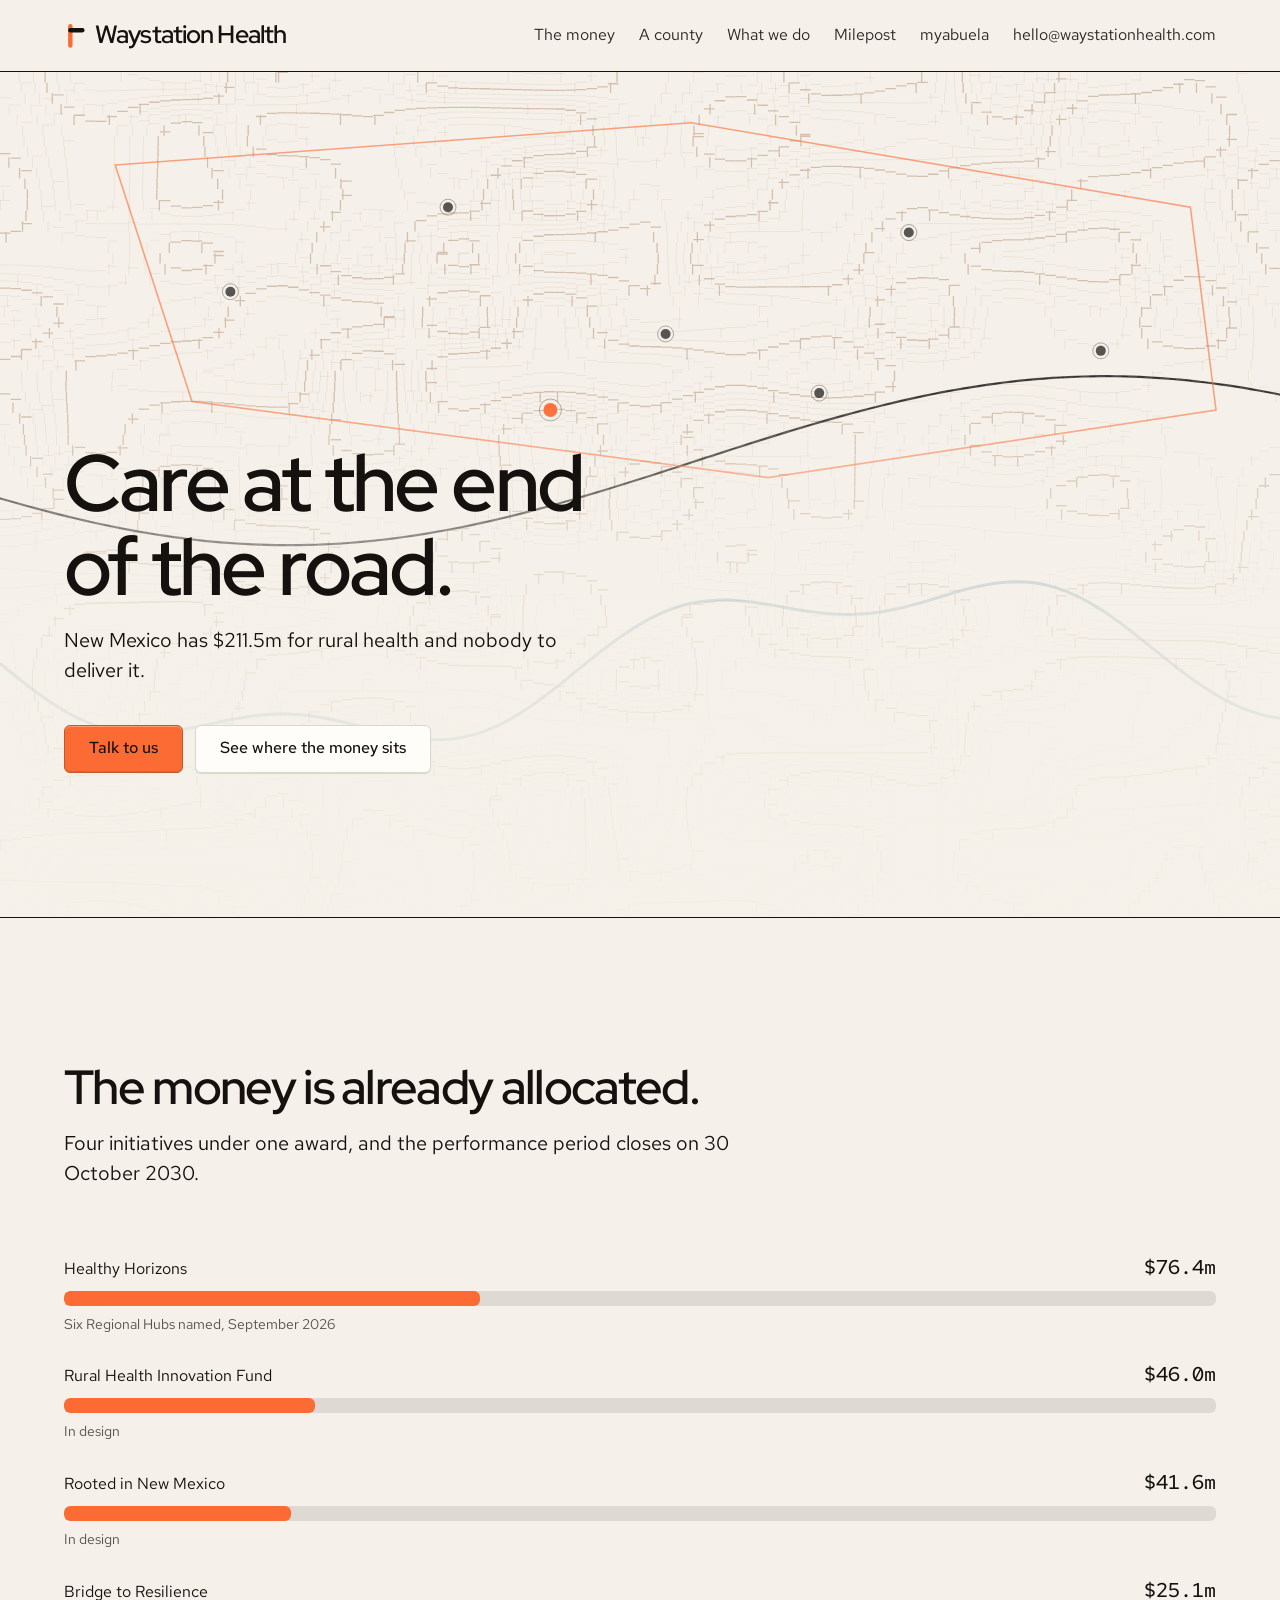
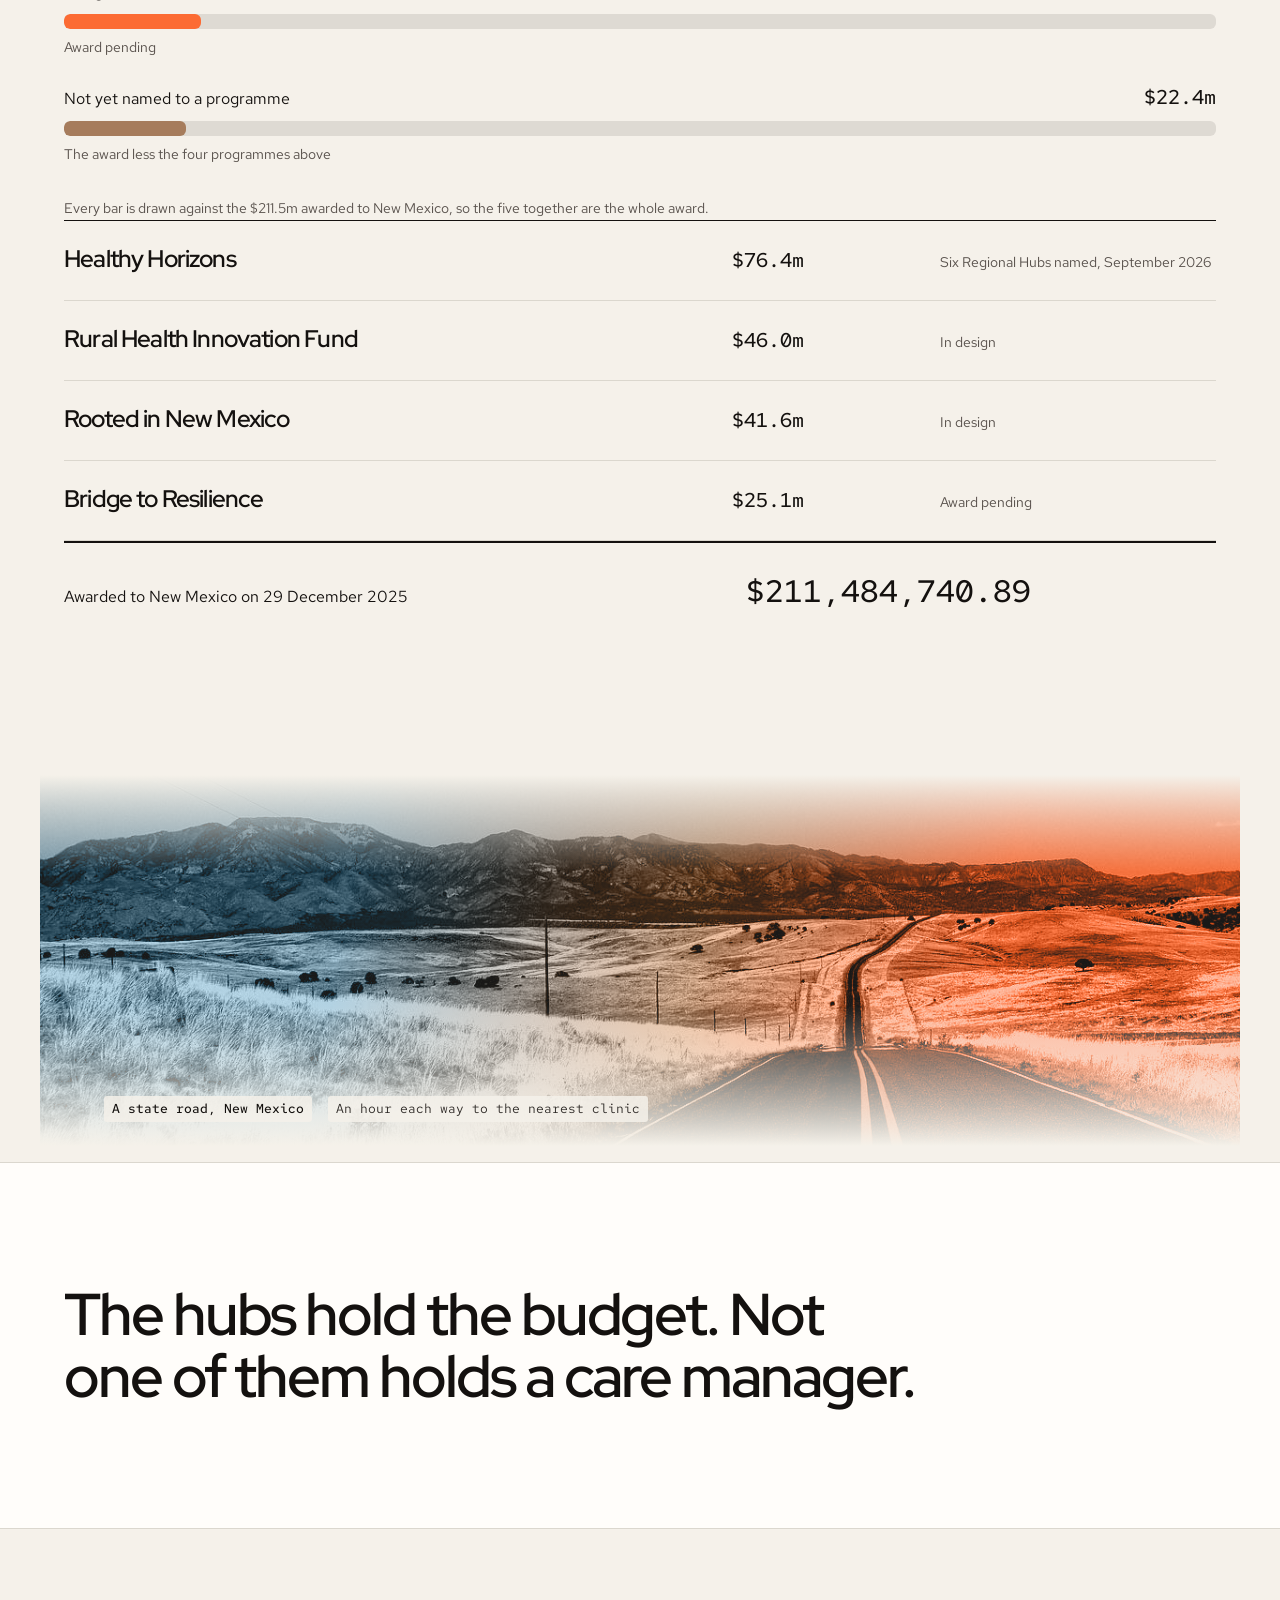
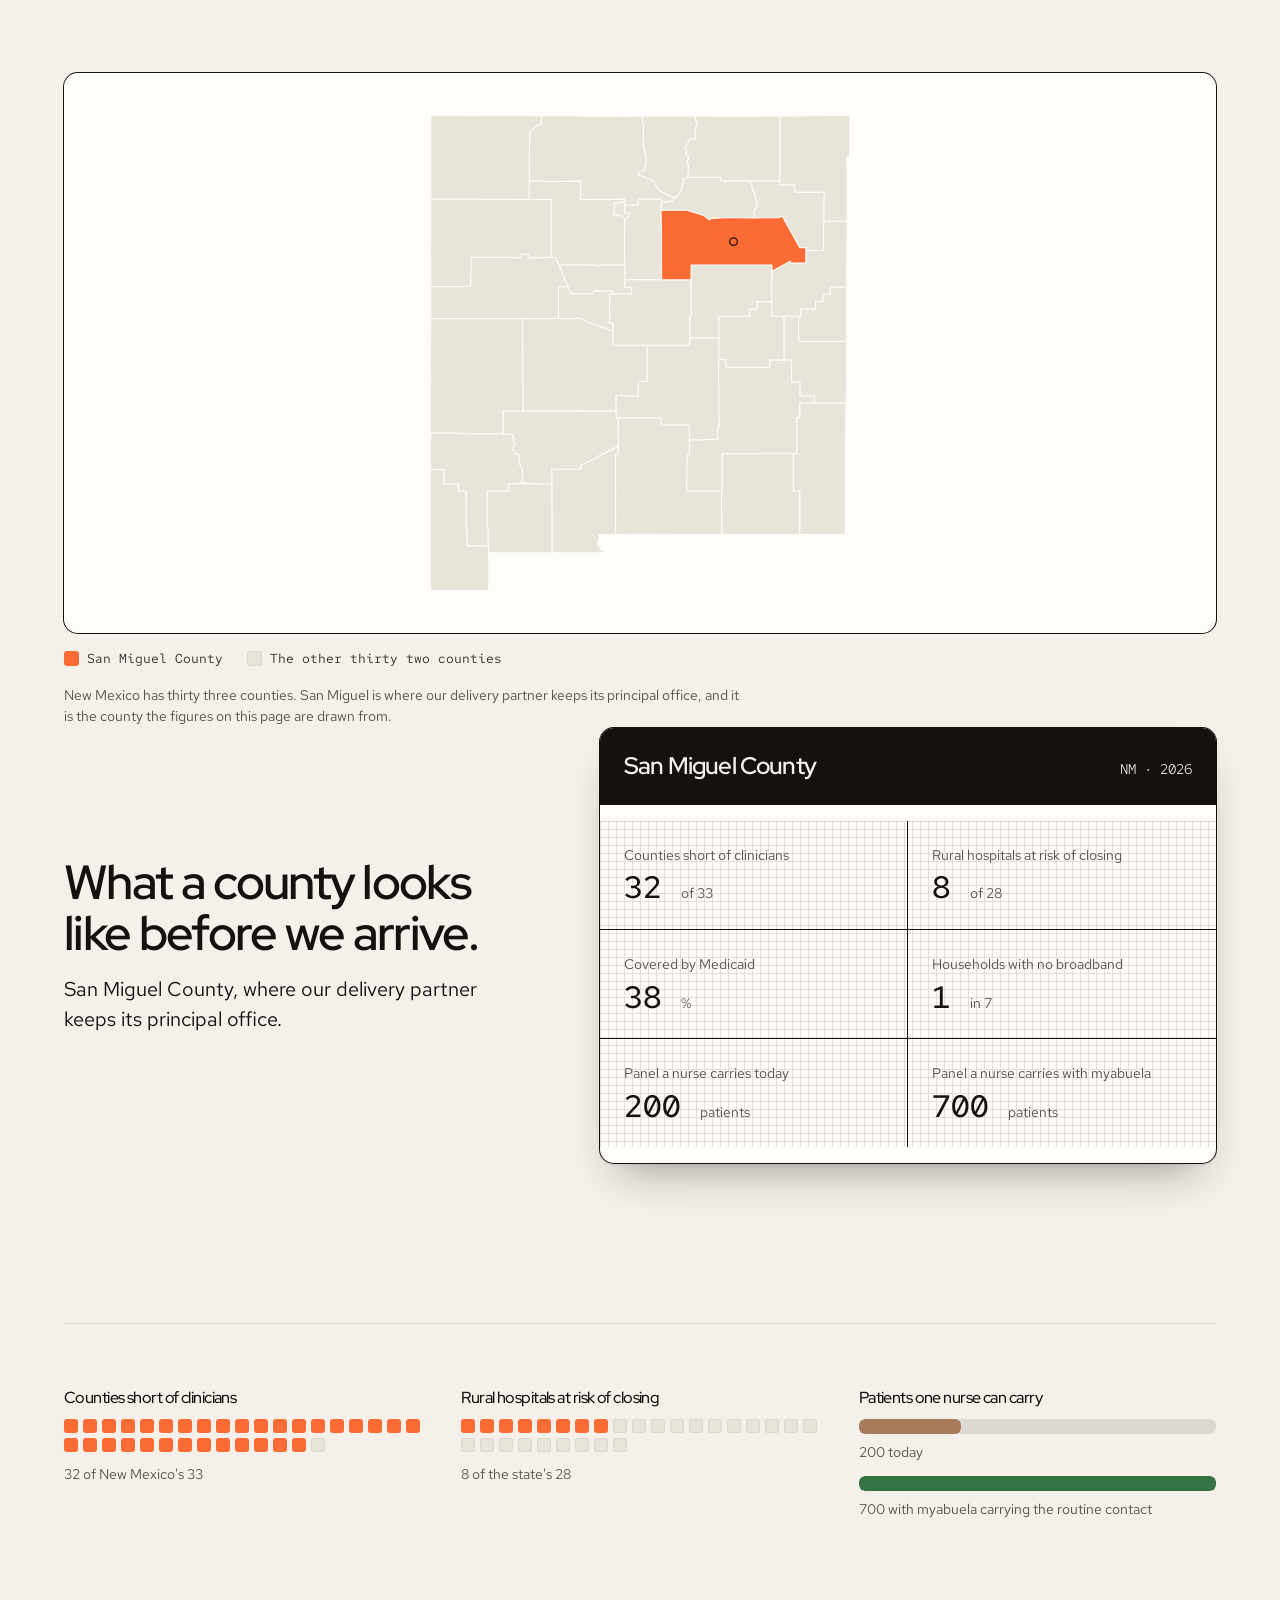
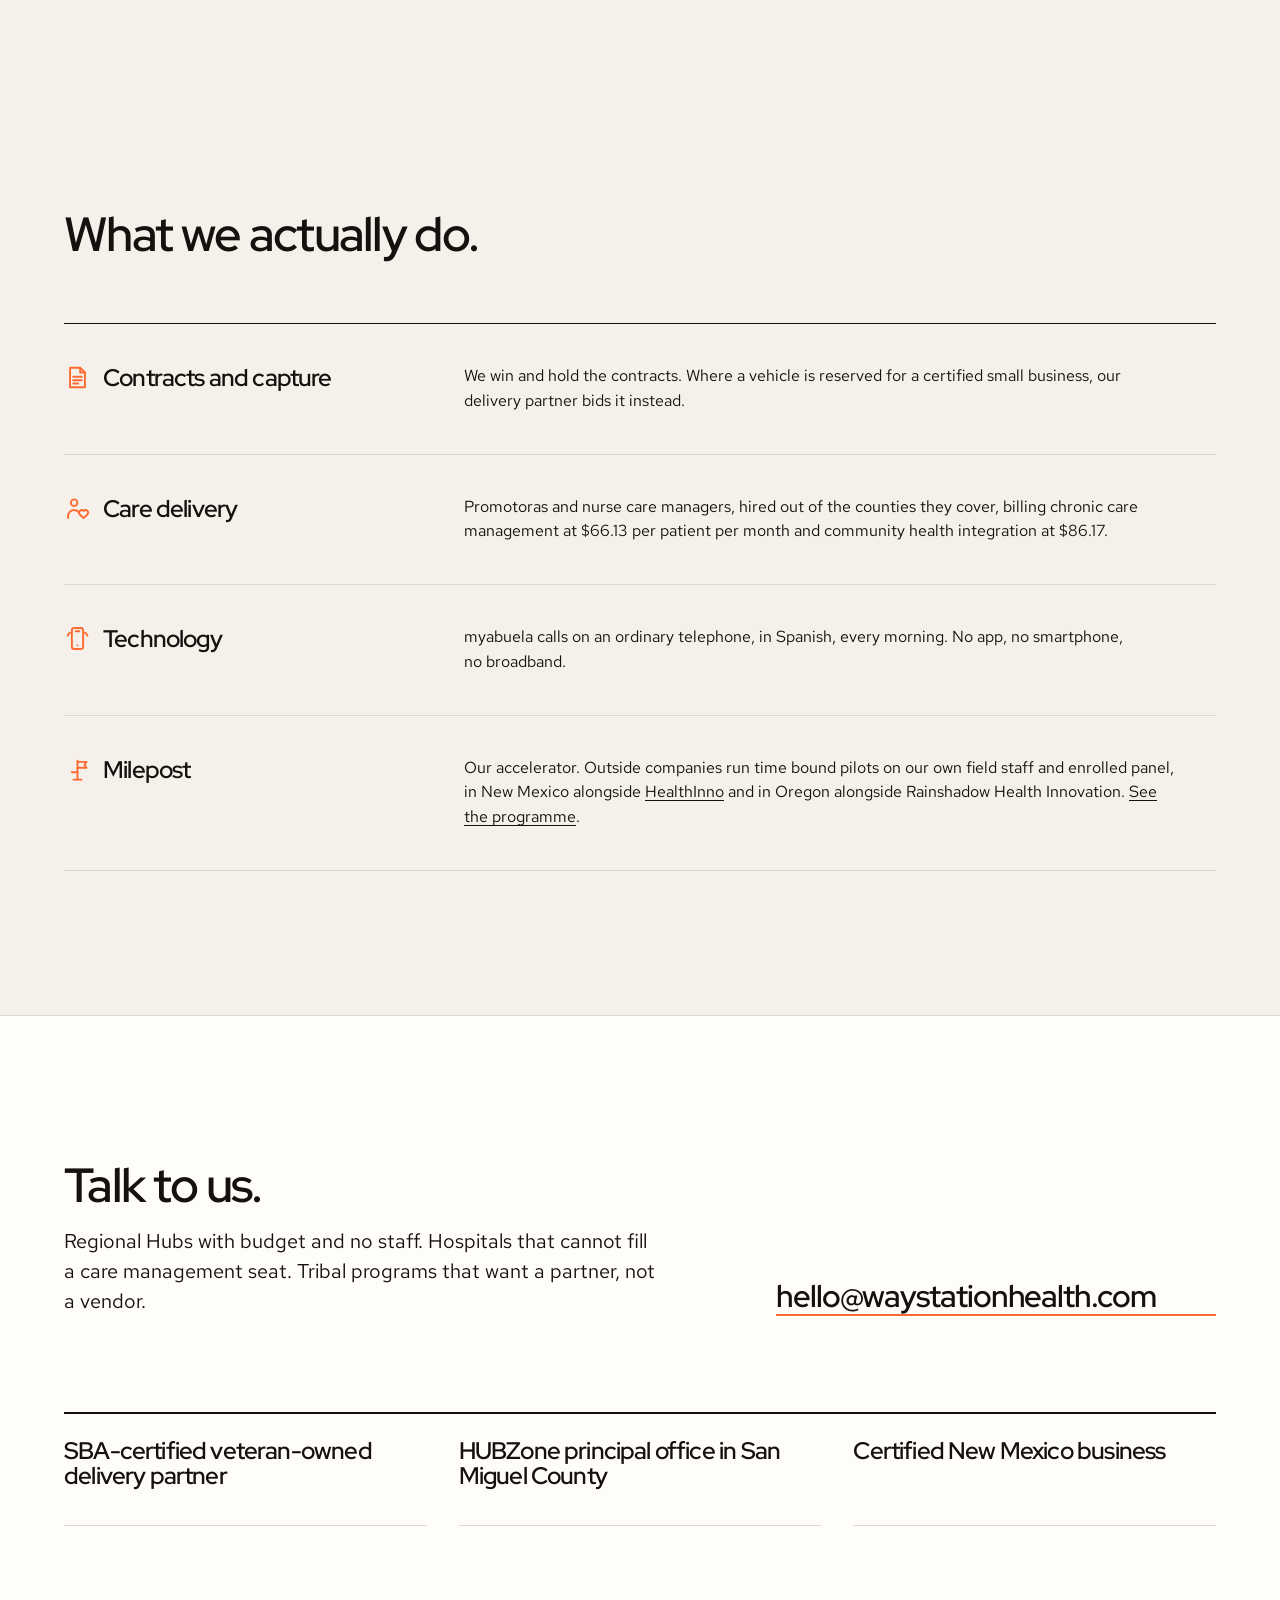
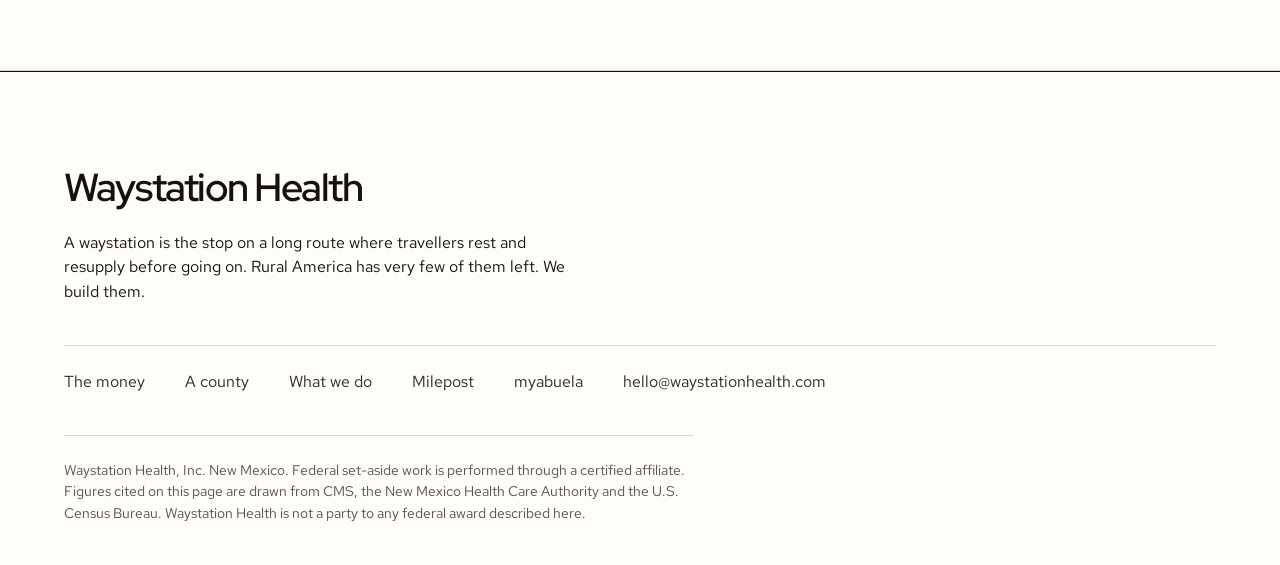
<file: index.html>
<!doctype html>
<html lang="en">
<head>
<meta charset="utf-8">
<meta name="viewport" content="width=device-width, initial-scale=1">
<title>Waystation Health &middot; Care at the end of the road</title>
<meta name="description" content="Waystation Health holds the contracts for New Mexico's rural health money and staffs the care management behind them, in the counties that have none.">
<link rel="preconnect" href="https://fonts.googleapis.com">
<link rel="preconnect" href="https://fonts.gstatic.com" crossorigin>
<link href="https://fonts.googleapis.com/css2?family=Red+Hat+Display:wght@600&family=Red+Hat+Text:wght@400;500&family=Red+Hat+Mono:wght@400;500&display=swap" rel="stylesheet">
<link rel="stylesheet" href="./style.css">
<link rel="icon" href="data:image/svg+xml,<svg xmlns='http://www.w3.org/2000/svg' viewBox='0 0 28 30'><rect x='5' y='1' width='5.4' height='29' rx='2.7' fill='%23B2432A'/><rect x='5' y='6' width='20' height='5.2' rx='2.6' fill='%23C98A28'/></svg>">
</head>
<body>

<header class="masthead">
  <div class="container masthead__inner">
    <a class="wordmark" href="/">
      <svg width="23" height="25" viewBox="0 0 28 30" aria-hidden="true"><rect x="5" y="1" width="5.4" height="29" rx="2.7" fill="var(--color-accent)"/><rect x="5" y="6" width="20" height="5.2" rx="2.6" fill="var(--color-ink)"/></svg>
      Waystation Health
    </a>
    <nav aria-label="Primary">
      <a href="#money">The money</a>
      <a href="#county">A county</a>
      <a href="#work">What we do</a>
      <a href="milepost.html">Milepost</a>
      <a href="myabuela.html">myabuela</a>
      <a href="mailto:hello@waystationhealth.com">hello@waystationhealth.com</a>
    </nav>
  </div>
</header>

<main>

  <section class="hero">
    <canvas class="hero__map" id="survey" aria-hidden="true"></canvas>
    <div class="hero__scrim"></div>
    <div class="hero__body">
      <div class="container">
        <h1>Care at the end of the road.</h1>
        <p class="lead">New Mexico has $211.5m for rural health and nobody to deliver it.</p>
        <div class="hero__actions">
          <a class="btn btn--primary" href="mailto:hello@waystationhealth.com">Talk to us</a>
          <a class="btn" href="#money">See where the money sits</a>
        </div>
      </div>
    </div>
  </section>

  <section class="section" id="money">
    <div class="container">
      <div class="head">
        <h2>The money is already allocated.</h2>
        <p class="lead">Four initiatives under one award, and the performance period closes on 30 October 2030.</p>
      </div>
      <div class="section__body">
        <div class="bars">
          <div>
            <div class="bar__top">
              <p class="bar__name">Healthy Horizons</p>
              <p class="bar__val">$76.4m</p>
            </div>
            <div class="bar__track"><div class="bar__fill" style="inline-size:36.1%"></div></div>
            <p class="bar__note">Six Regional Hubs named, September 2026</p>
          </div>
          <div>
            <div class="bar__top">
              <p class="bar__name">Rural Health Innovation Fund</p>
              <p class="bar__val">$46.0m</p>
            </div>
            <div class="bar__track"><div class="bar__fill" style="inline-size:21.8%"></div></div>
            <p class="bar__note">In design</p>
          </div>
          <div>
            <div class="bar__top">
              <p class="bar__name">Rooted in New Mexico</p>
              <p class="bar__val">$41.6m</p>
            </div>
            <div class="bar__track"><div class="bar__fill" style="inline-size:19.7%"></div></div>
            <p class="bar__note">In design</p>
          </div>
          <div>
            <div class="bar__top">
              <p class="bar__name">Bridge to Resilience</p>
              <p class="bar__val">$25.1m</p>
            </div>
            <div class="bar__track"><div class="bar__fill" style="inline-size:11.9%"></div></div>
            <p class="bar__note">Award pending</p>
          </div>
          <div>
            <div class="bar__top">
              <p class="bar__name">Not yet named to a programme</p>
              <p class="bar__val">$22.4m</p>
            </div>
            <div class="bar__track"><div class="bar__fill bar__fill--quiet" style="inline-size:10.6%"></div></div>
            <p class="bar__note">The award less the four programmes above</p>
          </div>
          <p class="bar__note">Every bar is drawn against the $211.5m awarded to
            New Mexico, so the five together are the whole award.</p>
        </div>

        <div class="index">
          <div class="index__row">
            <h3>Healthy Horizons</h3>
            <p class="amount">$76.4m</p>
            <p class="state">Six Regional Hubs named, September 2026</p>
          </div>
          <div class="index__row">
            <h3>Rural Health Innovation Fund</h3>
            <p class="amount">$46.0m</p>
            <p class="state">In design</p>
          </div>
          <div class="index__row">
            <h3>Rooted in New Mexico</h3>
            <p class="amount">$41.6m</p>
            <p class="state">In design</p>
          </div>
          <div class="index__row">
            <h3>Bridge to Resilience</h3>
            <p class="amount">$25.1m</p>
            <p class="state">Award pending</p>
          </div>
          <div class="index__total">
            <p>Awarded to New Mexico on 29 December 2025</p>
            <p class="amount">$211,484,740.89</p>
          </div>
        </div>
      </div>
    </div>
  </section>

  <figure class="band">
    <img src="./img/open-road.jpg" srcset="./img/open-road-sm.jpg 800w, ./img/open-road.jpg 1280w"
         sizes="100vw" alt="An open road running through dry New Mexico country" style="object-position:center 88%" loading="lazy" decoding="async">
    <figcaption><b>A state road, New Mexico</b> <span>An hour each way to the nearest clinic</span></figcaption>
  </figure>


  <section class="section section--tight section--paper2">
    <div class="container">
      <p class="statement">The hubs hold the budget. Not one of them holds a care manager.</p>
    </div>
  </section>

  <section class="section" id="county">
    <div class="container">
      <figure class="figure">
        <div class="figure__frame">
          <svg class="nmmap" viewBox="0 0 1000 1131" xmlns="http://www.w3.org/2000/svg" role="img" aria-labelledby="nmmap-title">
<title id="nmmap-title">The thirty three counties of New Mexico, with San Miguel County picked out</title>
<g class="nmmap__rest">
<path d="M308.6 357.6 L396.5 357.9 L399.4 360.8 L406.5 357.9 L463.9 358.4 L463.9 393.0 L463.9 410.2 L479.8 410.9 L479.8 426.6 L437.0 426.6 L434.0 420.0 L391.8 419.5 L386.0 426.6 L336.7 426.6 L329.7 409.5 L308.6 357.6Z"><title>Bernalillo County</title></path>
<path d="M6.0 642.2 L6.6 623.0 L6.0 598.4 L6.6 484.0 L222.4 484.3 L222.4 547.1 L223.5 547.1 L223.5 632.9 L224.1 635.6 L224.1 701.7 L187.2 702.2 L177.2 701.4 L177.2 756.2 L103.9 756.2 L71.7 754.5 L6.0 754.7 L6.0 642.2Z"><title>Catron County</title></path>
<path d="M615.8 769.8 L649.8 769.8 L682.6 768.4 L683.2 735.5 L686.2 735.5 L685.0 717.2 L685.0 633.6 L684.4 633.0 L685.0 581.0 L702.0 581.1 L702.6 598.4 L778.8 599.3 L805.2 599.3 L805.2 582.0 L839.8 582.2 L856.8 582.2 L856.8 634.1 L876.7 634.1 L876.7 666.3 L910.7 666.1 L910.7 683.3 L876.1 683.4 L876.1 717.9 L869.1 717.9 L869.1 802.7 L860.9 802.7 L693.2 803.2 L693.2 890.5 L691.4 890.5 L609.4 890.9 L609.9 803.3 L615.8 803.3 L615.8 769.8Z"><title>Chaves County</title></path>
<path d="M6.6 408.8 L100.4 409.0 L101.0 340.5 L220.6 340.8 L220.6 332.2 L238.2 332.2 L238.2 340.8 L290.4 340.6 L301.5 340.6 L308.6 357.6 L329.7 409.5 L307.4 409.3 L307.4 484.1 L227.6 484.0 L222.4 484.3 L6.6 484.0 L6.6 408.8Z"><title>Cibola County</title></path>
<path d="M631.0 7.0 L642.2 7.0 L667.4 7.4 L775.3 7.4 L829.2 6.8 L829.2 160.5 L759.5 160.3 L689.1 160.5 L689.1 151.9 L611.7 151.9 L614.0 123.5 L609.4 114.2 L615.2 106.4 L605.8 94.5 L609.9 92.7 L605.8 83.3 L609.9 77.7 L607.0 69.1 L614.0 65.7 L616.4 60.8 L629.9 60.6 L628.7 47.4 L629.9 36.2 L634.6 22.8 L628.7 13.5 L631.0 7.0Z"><title>Colfax County</title></path>
<path d="M873.2 479.0 L878.5 478.9 L878.5 461.7 L913.1 461.9 L913.1 444.6 L930.1 444.8 L930.7 427.5 L947.7 427.6 L947.7 410.0 L987.0 410.0 L987.0 450.9 L987.0 536.7 L987.0 538.6 L873.2 538.6 L873.2 479.0Z"><title>Curry County</title></path>
<path d="M685.0 529.9 L685.0 479.0 L758.3 479.0 L758.3 461.9 L775.3 461.7 L775.3 444.6 L809.9 444.6 L809.9 478.9 L839.2 478.9 L839.2 547.2 L839.8 582.2 L805.2 582.0 L805.2 599.3 L778.8 599.3 L702.6 598.4 L702.0 581.1 L685.0 581.0 L685.0 529.9Z"><title>De Baca County</title></path>
<path d="M291.6 873.7 L291.6 839.3 L359.0 839.5 L359.0 830.8 L448.1 785.4 L448.1 804.0 L442.2 804.2 L442.2 993.1 L403.0 993.1 L402.4 1010.3 L398.3 1013.3 L400.0 1019.8 L405.9 1024.0 L405.3 1027.9 L414.7 1031.3 L417.6 1036.0 L292.1 1036.0 L292.1 949.9 L291.6 873.7Z"><title>Doña Ana County</title></path>
<path d="M691.4 890.5 L693.2 890.5 L693.2 803.2 L860.9 802.7 L860.9 890.2 L876.1 890.2 L876.1 993.3 L833.9 993.3 L826.9 993.3 L743.6 993.3 L692.0 993.1 L692.0 943.3 L691.4 941.9 L691.4 890.5Z"><title>Eddy County</title></path>
<path d="M6.0 754.7 L71.7 754.5 L103.9 756.2 L177.2 756.2 L199.5 756.4 L204.2 782.5 L201.3 784.7 L200.7 795.4 L205.4 803.0 L214.2 805.2 L215.9 812.7 L214.2 824.7 L222.9 839.6 L222.4 862.7 L220.0 869.0 L241.1 873.7 L189.5 873.9 L189.5 891.2 L139.7 891.2 L139.7 977.5 L142.0 977.5 L142.0 1020.1 L91.6 1020.3 L91.6 977.5 L89.3 977.5 L89.8 939.9 L89.3 891.4 L71.7 891.4 L71.7 874.1 L37.7 874.2 L37.7 839.8 L6.0 839.6 L6.0 754.7Z"><title>Grant County</title></path>
<path d="M619.9 392.7 L619.9 358.3 L685.0 358.3 L810.5 358.4 L810.5 372.9 L809.9 444.6 L775.3 444.6 L775.3 461.7 L758.3 461.9 L758.3 479.0 L685.0 479.0 L685.0 529.9 L616.4 529.9 L616.4 478.5 L619.9 478.5 L619.9 392.7Z"><title>Guadalupe County</title></path>
<path d="M759.5 160.3 L829.2 160.5 L829.2 169.0 L864.4 169.2 L864.4 186.6 L934.2 186.5 L933.0 203.8 L933.0 255.0 L931.8 272.1 L931.8 322.7 L930.7 324.0 L890.2 324.0 L890.2 317.6 L876.1 317.6 L834.5 242.6 L826.9 246.7 L770.0 247.2 L767.1 231.2 L774.7 220.9 L772.9 215.3 L777.1 211.4 L772.4 207.0 L770.0 190.4 L763.0 179.2 L764.7 172.9 L758.9 165.3 L759.5 160.3Z"><title>Harding County</title></path>
<path d="M6.0 909.2 L6.0 839.6 L37.7 839.8 L37.7 874.2 L71.7 874.1 L71.7 891.4 L89.3 891.4 L89.8 939.9 L89.3 977.5 L91.6 977.5 L91.6 1020.3 L142.0 1020.1 L143.2 1036.0 L143.2 1124.9 L6.0 1125.1 L6.0 909.2Z"><title>Hidalgo County</title></path>
<path d="M860.9 802.7 L869.1 802.7 L869.1 717.9 L876.1 717.9 L876.1 683.4 L910.7 683.3 L985.2 683.3 L984.6 719.2 L984.6 744.5 L983.4 803.8 L983.4 890.2 L983.4 976.2 L983.4 993.1 L940.6 993.1 L876.1 993.3 L876.1 890.2 L860.9 890.2 L860.9 802.7Z"><title>Lea County</title></path>
<path d="M516.1 547.1 L616.4 547.1 L616.4 529.9 L685.0 529.9 L685.0 581.0 L684.4 633.0 L685.0 633.6 L685.0 717.2 L686.2 735.5 L683.2 735.5 L682.6 768.4 L649.8 769.8 L615.8 769.8 L615.2 735.5 L549.0 735.7 L548.4 718.7 L447.5 718.7 L443.4 718.7 L442.8 701.1 L442.8 665.4 L460.4 665.4 L478.0 667.5 L495.6 667.5 L495.6 632.9 L516.1 632.9 L516.1 547.1Z"><title>Lincoln County</title></path>
<path d="M463.4 210.2 L463.9 217.2 L463.4 232.1 L463.4 235.3 L475.7 237.5 L469.8 247.4 L463.4 251.8 L458.1 244.6 L445.8 239.7 L437.0 240.9 L438.7 237.5 L438.7 211.4 L452.2 212.9 L455.1 208.9 L463.4 210.2Z"><title>Los Alamos County</title></path>
<path d="M241.1 873.7 L291.6 873.7 L292.1 949.9 L292.1 1036.0 L143.2 1036.0 L142.0 1020.1 L142.0 977.5 L139.7 977.5 L139.7 891.2 L189.5 891.2 L189.5 873.9 L241.1 873.7Z"><title>Luna County</title></path>
<path d="M6.6 202.9 L89.8 202.9 L238.2 203.4 L290.4 203.8 L290.4 340.6 L238.2 340.8 L238.2 332.2 L220.6 332.2 L220.6 340.8 L101.0 340.5 L100.4 409.0 L6.6 408.8 L6.6 338.4 L6.0 333.3 L6.6 293.1 L6.6 202.9Z"><title>McKinley County</title></path>
<path d="M550.1 207.7 L561.9 211.1 L564.2 207.5 L574.8 208.7 L580.6 200.9 L587.7 196.1 L598.8 177.5 L598.2 170.0 L602.3 165.8 L600.6 156.8 L611.7 151.9 L689.1 151.9 L689.1 160.5 L759.5 160.3 L758.9 165.3 L764.7 172.9 L763.0 179.2 L770.0 190.4 L772.4 207.0 L777.1 211.4 L772.9 215.3 L774.7 220.9 L767.1 231.2 L770.0 247.2 L707.9 246.3 L666.2 248.7 L663.3 252.1 L649.2 241.4 L610.5 229.0 L549.0 229.0 L550.1 207.7Z"><title>Mora County</title></path>
<path d="M448.1 785.4 L447.5 718.7 L548.4 718.7 L549.0 735.7 L615.2 735.5 L615.8 769.8 L615.8 803.3 L609.9 803.3 L609.4 890.9 L691.4 890.5 L691.4 941.9 L692.0 943.3 L692.0 993.1 L680.9 993.1 L597.0 993.1 L504.4 992.8 L442.2 993.1 L442.2 804.2 L448.1 804.0 L448.1 785.4Z"><title>Otero County</title></path>
<path d="M810.5 372.9 L853.9 348.8 L853.9 353.2 L890.2 353.4 L890.2 324.0 L930.7 324.0 L931.8 322.7 L931.8 272.1 L933.0 255.0 L987.6 255.0 L987.6 278.1 L987.0 364.7 L987.0 410.0 L947.7 410.0 L947.7 427.6 L930.7 427.5 L930.1 444.8 L913.1 444.6 L913.1 461.9 L878.5 461.7 L878.5 478.9 L873.2 479.0 L839.2 478.9 L809.9 478.9 L809.9 444.6 L810.5 372.9Z"><title>Quay County</title></path>
<path d="M271.6 6.2 L360.7 6.0 L361.9 7.5 L426.4 7.4 L503.2 7.0 L508.5 28.6 L506.7 56.2 L509.7 85.4 L511.4 90.0 L513.8 111.7 L510.8 133.5 L497.9 139.3 L494.4 144.9 L527.3 158.0 L547.2 183.8 L580.6 200.9 L574.8 208.7 L564.2 207.5 L561.9 211.1 L550.1 207.7 L550.1 203.1 L495.6 203.1 L495.0 217.2 L463.9 217.2 L463.4 210.2 L463.4 203.3 L359.6 203.8 L359.6 160.9 L291.0 161.2 L238.8 160.2 L238.2 97.1 L239.4 69.9 L239.4 46.0 L242.3 41.3 L255.8 30.3 L266.3 25.5 L267.5 13.1 L271.6 6.2Z"><title>Rio Arriba County</title></path>
<path d="M839.2 478.9 L873.2 479.0 L873.2 538.6 L987.0 538.6 L987.0 609.1 L986.4 633.0 L985.2 683.3 L910.7 683.3 L910.7 666.1 L876.7 666.3 L876.7 634.1 L856.8 634.1 L856.8 582.2 L839.8 582.2 L839.2 547.2 L839.2 478.9Z"><title>Roosevelt County</title></path>
<path d="M6.6 6.3 L115.1 6.2 L136.8 6.3 L261.6 6.2 L271.6 6.2 L267.5 13.1 L266.3 25.5 L255.8 30.3 L242.3 41.3 L239.4 46.0 L239.4 69.9 L238.2 97.1 L238.8 160.2 L238.2 203.4 L89.8 202.9 L6.6 202.9 L6.6 6.3Z"><title>San Juan County</title></path>
<path d="M463.4 232.1 L463.4 235.3 L463.4 232.1Z M238.8 160.2 L291.0 161.2 L359.6 160.9 L359.6 203.8 L463.4 203.3 L463.4 210.2 L455.1 208.9 L452.2 212.9 L438.7 211.4 L438.7 237.5 L437.0 240.9 L445.8 239.7 L458.1 244.6 L463.4 251.8 L463.4 340.8 L463.9 358.4 L406.5 357.9 L399.4 360.8 L396.5 357.9 L308.6 357.6 L301.5 340.6 L290.4 340.6 L290.4 203.8 L238.2 203.4 L238.8 160.2Z"><title>Sandoval County</title></path>
<path d="M463.4 251.8 L469.8 247.4 L475.7 237.5 L463.4 235.3 L463.4 232.1 L463.9 217.2 L495.0 217.2 L495.6 203.1 L550.1 203.1 L550.1 207.7 L549.0 229.0 L550.1 271.8 L550.1 341.0 L550.7 392.7 L463.9 393.0 L463.9 358.4 L463.4 340.8 L463.4 251.8Z"><title>Santa Fe County</title></path>
<path d="M224.1 701.7 L426.4 701.9 L442.8 701.1 L443.4 718.7 L447.5 718.7 L448.1 785.4 L359.0 830.8 L359.0 839.5 L291.6 839.3 L291.6 873.7 L241.1 873.7 L220.0 869.0 L222.4 862.7 L222.9 839.6 L214.2 824.7 L215.9 812.7 L214.2 805.2 L205.4 803.0 L200.7 795.4 L201.3 784.7 L204.2 782.5 L199.5 756.4 L177.2 756.2 L177.2 701.4 L187.2 702.2 L224.1 701.7Z"><title>Sierra County</title></path>
<path d="M222.4 484.3 L227.6 484.0 L307.4 484.1 L359.6 484.0 L378.3 493.5 L421.7 508.2 L429.3 512.1 L435.8 511.6 L435.8 547.1 L516.1 547.1 L516.1 632.9 L495.6 632.9 L495.6 667.5 L478.0 667.5 L460.4 665.4 L442.8 665.4 L442.8 701.1 L426.4 701.9 L224.1 701.7 L224.1 635.6 L223.5 632.9 L223.5 547.1 L222.4 547.1 L222.4 484.3Z"><title>Socorro County</title></path>
<path d="M503.2 7.0 L550.1 6.8 L631.0 7.0 L628.7 13.5 L634.6 22.8 L629.9 36.2 L628.7 47.4 L629.9 60.6 L616.4 60.8 L614.0 65.7 L607.0 69.1 L609.9 77.7 L605.8 83.3 L609.9 92.7 L605.8 94.5 L615.2 106.4 L609.4 114.2 L614.0 123.5 L611.7 151.9 L600.6 156.8 L602.3 165.8 L598.2 170.0 L598.8 177.5 L587.7 196.1 L580.6 200.9 L547.2 183.8 L527.3 158.0 L494.4 144.9 L497.9 139.3 L510.8 133.5 L513.8 111.7 L511.4 90.0 L509.7 85.4 L506.7 56.2 L508.5 28.6 L503.2 7.0Z"><title>Taos County</title></path>
<path d="M437.0 426.6 L479.8 426.6 L479.8 410.9 L463.9 410.2 L463.9 393.0 L550.7 392.7 L619.9 392.7 L619.9 478.5 L616.4 478.5 L616.4 529.9 L616.4 547.1 L516.1 547.1 L435.8 547.1 L435.8 511.6 L435.8 495.3 L427.0 495.5 L428.2 478.4 L427.6 456.8 L428.2 426.6 L437.0 426.6Z"><title>Torrance County</title></path>
<path d="M829.2 6.8 L979.9 6.0 L994.0 6.0 L994.0 84.5 L993.4 104.7 L987.0 104.7 L987.6 140.8 L987.6 192.6 L987.6 255.0 L933.0 255.0 L933.0 203.8 L934.2 186.5 L864.4 186.6 L864.4 169.2 L829.2 169.0 L829.2 160.5 L829.2 6.8Z"><title>Union County</title></path>
<path d="M329.7 409.5 L336.7 426.6 L386.0 426.6 L391.8 419.5 L434.0 420.0 L437.0 426.6 L428.2 426.6 L427.6 456.8 L428.2 478.4 L427.0 495.5 L435.8 495.3 L435.8 511.6 L429.3 512.1 L421.7 508.2 L378.3 493.5 L359.6 484.0 L307.4 484.1 L307.4 409.3 L329.7 409.5Z"><title>Valencia County</title></path>
</g>
<g class="nmmap__home">
<path d="M549.0 229.0 L610.5 229.0 L649.2 241.4 L663.3 252.1 L666.2 248.7 L707.9 246.3 L770.0 247.2 L826.9 246.7 L834.5 242.6 L876.1 317.6 L890.2 317.6 L890.2 324.0 L890.2 353.4 L853.9 353.2 L853.9 348.8 L810.5 372.9 L810.5 358.4 L685.0 358.3 L619.9 358.3 L619.9 392.7 L550.7 392.7 L550.1 341.0 L550.1 271.8 L549.0 229.0Z"><title>San Miguel County</title></path>
</g>
<circle class="nmmap__pin" cx="719.9" cy="303.0" r="9"/>
</svg>
        </div>
        <div class="legend">
          <span><i class="is-home"></i>San Miguel County</span>
          <span><i class="is-rest"></i>The other thirty two counties</span>
        </div>
        <figcaption>New Mexico has thirty three counties. San Miguel is where our
          delivery partner keeps its principal office, and it is the county the
          figures on this page are drawn from.</figcaption>
      </figure>

      <div class="case">
        <div class="head">
          <h2>What a county looks like before we arrive.</h2>
          <p class="lead">San Miguel County, where our delivery partner keeps its principal office.</p>
        </div>
        <div class="entry">
          <div class="entry__head">
            <h3>San Miguel County</h3>
            <p class="when">NM &middot; 2026</p>
          </div>
          <dl class="entry__grid">
            <div class="entry__cell">
              <dt>Counties short of clinicians</dt>
              <dd>32 <span class="unit">of 33</span></dd>
            </div>
            <div class="entry__cell">
              <dt>Rural hospitals at risk of closing</dt>
              <dd>8 <span class="unit">of 28</span></dd>
            </div>
            <div class="entry__cell">
              <dt>Covered by Medicaid</dt>
              <dd>38 <span class="unit">%</span></dd>
            </div>
            <div class="entry__cell">
              <dt>Households with no broadband</dt>
              <dd>1 <span class="unit">in 7</span></dd>
            </div>
            <div class="entry__cell">
              <dt>Panel a nurse carries today</dt>
              <dd>200 <span class="unit">patients</span></dd>
            </div>
            <div class="entry__cell">
              <dt>Panel a nurse carries with myabuela</dt>
              <dd>700 <span class="unit">patients</span></dd>
            </div>
          </dl>
        </div>

      <div class="counts">
        <div class="count">
          <h3>Counties short of clinicians</h3>
          <div class="dots" role="img" aria-label="Thirty two of thirty three counties">
            <i class="is-on"></i>
            <i class="is-on"></i>
            <i class="is-on"></i>
            <i class="is-on"></i>
            <i class="is-on"></i>
            <i class="is-on"></i>
            <i class="is-on"></i>
            <i class="is-on"></i>
            <i class="is-on"></i>
            <i class="is-on"></i>
            <i class="is-on"></i>
            <i class="is-on"></i>
            <i class="is-on"></i>
            <i class="is-on"></i>
            <i class="is-on"></i>
            <i class="is-on"></i>
            <i class="is-on"></i>
            <i class="is-on"></i>
            <i class="is-on"></i>
            <i class="is-on"></i>
            <i class="is-on"></i>
            <i class="is-on"></i>
            <i class="is-on"></i>
            <i class="is-on"></i>
            <i class="is-on"></i>
            <i class="is-on"></i>
            <i class="is-on"></i>
            <i class="is-on"></i>
            <i class="is-on"></i>
            <i class="is-on"></i>
            <i class="is-on"></i>
            <i class="is-on"></i>
            <i></i>
          </div>
          <p>32 of New Mexico's 33</p>
        </div>
        <div class="count">
          <h3>Rural hospitals at risk of closing</h3>
          <div class="dots" role="img" aria-label="Eight of twenty eight hospitals">
            <i class="is-on"></i>
            <i class="is-on"></i>
            <i class="is-on"></i>
            <i class="is-on"></i>
            <i class="is-on"></i>
            <i class="is-on"></i>
            <i class="is-on"></i>
            <i class="is-on"></i>
            <i></i>
            <i></i>
            <i></i>
            <i></i>
            <i></i>
            <i></i>
            <i></i>
            <i></i>
            <i></i>
            <i></i>
            <i></i>
            <i></i>
            <i></i>
            <i></i>
            <i></i>
            <i></i>
            <i></i>
            <i></i>
            <i></i>
            <i></i>
          </div>
          <p>8 of the state's 28</p>
        </div>
        <div class="count">
          <h3>Patients one nurse can carry</h3>
          <div style="margin-block:var(--space-sm) var(--space-xs)">
            <div class="bar__track"><div class="bar__fill bar__fill--quiet" style="inline-size:28.6%"></div></div>
          </div>
          <p>200 today</p>
          <div style="margin-block:var(--space-sm) var(--space-xs)">
            <div class="bar__track"><div class="bar__fill bar__fill--green" style="inline-size:100%"></div></div>
          </div>
          <p>700 with myabuela carrying the routine contact</p>
        </div>
      </div>
      </div>
    </div>
  </section>

  <section class="section" id="work">
    <div class="container">
      <div class="head">
        <h2>What we actually do.</h2>
      </div>
      <div class="section__body">
        <div class="rows">
          <div class="rows__row">
            <h3><svg class="ico" viewBox="0 0 24 24" aria-hidden="true"><path d="M5.4 3.4h9.2l4 4v13.2H5.4z"/><path d="M14.4 3.4v4.2h4.2"/><path d="M8.2 11.4h7.6M8.2 14.4h7.6M8.2 17.4h4.4"/></svg>Contracts and capture</h3>
            <p>We win and hold the contracts. Where a vehicle is reserved for a certified small business, our delivery partner bids it instead.</p>
          </div>
          <div class="rows__row">
            <h3><svg class="ico" viewBox="0 0 24 24" aria-hidden="true"><circle cx="9" cy="6.8" r="2.9"/><path d="M3.6 20.4v-1.6A5.4 5.4 0 0 1 9 13.4a5.4 5.4 0 0 1 4 1.8"/><path d="M17.4 20.6 14 17.3a2.3 2.3 0 0 1 3.4-3.1 2.3 2.3 0 0 1 3.4 3.1z"/></svg>Care delivery</h3>
            <p>Promotoras and nurse care managers, hired out of the counties they cover, billing chronic care management at $66.13 per patient per month and community health integration at $86.17.</p>
          </div>
          <div class="rows__row">
            <h3><svg class="ico" viewBox="0 0 24 24" aria-hidden="true"><rect x="7" y="2.6" width="10" height="18.8" rx="2"/><path d="M10.4 5.6h3.2"/><path d="M12 18.1h.01"/><path d="M3.2 9.4a5.4 5.4 0 0 1 2.2-2.6M20.8 9.4a5.4 5.4 0 0 0-2.2-2.6"/></svg>Technology</h3>
            <p>myabuela calls on an ordinary telephone, in Spanish, every morning. No app, no smartphone, no broadband.</p>
          </div>
          <div class="rows__row">
            <h3><svg class="ico" viewBox="0 0 24 24" aria-hidden="true"><path d="M12 21V4.2"/><path d="M12 5.2h8l-1.8 2.6L20 10.4h-8"/><path d="M8.4 21h7.2"/><path d="M12 14.4h-5"/></svg>Milepost</h3>
            <p>Our accelerator. Outside companies run time bound pilots on our own field staff and enrolled panel, in New Mexico alongside <a href="https://healthinno.io/" rel="noopener">HealthInno</a> and in Oregon alongside Rainshadow Health Innovation. <a href="milepost.html">See the programme</a>.</p>
          </div>
        </div>
      </div>
    </div>
  </section>

  <section class="section section--paper2 close">
    <div class="container">
      <div class="close__top">
        <div class="head">
          <h2>Talk to us.</h2>
          <p class="lead">Regional Hubs with budget and no staff. Hospitals that cannot fill a care management seat. Tribal programs that want a partner, not a vendor.</p>
        </div>
        <a class="mailto" href="mailto:hello@waystationhealth.com">hello@waystationhealth.com</a>
      </div>
      <div class="creds">
        <div>SBA-certified veteran-owned delivery partner</div>
        <div>HUBZone principal office in San Miguel County</div>
        <div>Certified New Mexico business</div>
      </div>
    </div>
  </section>

</main>

<footer class="mast">
  <div class="container">
    <p class="mast__name">Waystation Health</p>
    <p class="mast__meaning">A waystation is the stop on a long route where travellers rest and resupply before going on. Rural America has very few of them left. We build them.</p>
    <div class="mast__links">
      <a href="#money">The money</a>
      <a href="#county">A county</a>
      <a href="#work">What we do</a>
      <a href="milepost.html">Milepost</a>
      <a href="myabuela.html">myabuela</a>
      <a href="mailto:hello@waystationhealth.com">hello@waystationhealth.com</a>
    </div>
    <p class="mast__legal">Waystation Health, Inc. New Mexico. Federal set-aside work is performed through a certified affiliate. Figures cited on this page are drawn from CMS, the New Mexico Health Care Authority and the U.S. Census Bureau. Waystation Health is not a party to any federal award described here.</p>
  </div>
</footer>

<script>
(() => {
  const c = document.getElementById('survey');
  if (!c || !c.getContext) return;
  const ctx = c.getContext('2d');
  const css = getComputedStyle(document.documentElement);
  const tok = (n) => css.getPropertyValue(n).trim();

  // value noise, seeded, so the land is the same land on every load
  let s = 20261029;
  const rnd = () => (s = (s * 1664525 + 1013904223) >>> 0) / 4294967296;
  const G = 14, grid = [];
  for (let y = 0; y <= G; y++) { grid[y] = []; for (let x = 0; x <= G; x++) grid[y][x] = rnd(); }
  const smooth = (t) => t * t * (3 - 2 * t);
  const noise = (x, y) => {
    const gx = x * G, gy = y * G;
    const x0 = Math.min(G - 1, Math.floor(gx)), y0 = Math.min(G - 1, Math.floor(gy));
    const tx = smooth(gx - x0), ty = smooth(gy - y0);
    const a = grid[y0][x0], b = grid[y0][x0 + 1], d = grid[y0 + 1][x0], e = grid[y0 + 1][x0 + 1];
    return (a * (1 - tx) + b * tx) * (1 - ty) + (d * (1 - tx) + e * tx) * ty;
  };

  // the six Regional Hubs and the principal office, placed on the field
  const pins = [
    [0.18, 0.26], [0.35, 0.16], [0.52, 0.31],
    [0.71, 0.19], [0.64, 0.38], [0.86, 0.33], [0.43, 0.40]
  ];

  function draw() {
    const w = c.clientWidth, h = c.clientHeight, dpr = Math.min(devicePixelRatio || 1, 2);
    if (!w || !h) return;
    c.width = w * dpr; c.height = h * dpr;
    ctx.setTransform(dpr, 0, 0, dpr, 0, 0);
    ctx.clearRect(0, 0, w, h);
    ctx.fillStyle = tok('--color-paper'); ctx.fillRect(0, 0, w, h);

    const N = 120, cols = Math.ceil(w / (w / N)), step = w / N, rows = Math.ceil(h / step);
    const val = (ix, iy) => noise(ix / N, (iy * step) / h);

    // contours, every fifth heavier, traced as level crossings on the grid
    for (let L = 1; L < 12; L++) {
      const level = L / 12, major = L % 4 === 0;
      ctx.beginPath();
      ctx.lineWidth = major ? 1.3 : 0.6;
      ctx.strokeStyle = tok('--color-contour');
      ctx.globalAlpha = major ? 0.42 : 0.2;
      for (let iy = 0; iy < rows; iy++) {
        for (let ix = 0; ix < cols; ix++) {
          const a = val(ix, iy), b = val(ix + 1, iy), d = val(ix, iy + 1);
          const x = ix * step, y = iy * step;
          if ((a < level) !== (b < level)) {
            const t = (level - a) / (b - a);
            ctx.moveTo(x + step * t, y); ctx.lineTo(x + step * t, y + step * 0.98);
          }
          if ((a < level) !== (d < level)) {
            const t = (level - a) / (d - a);
            ctx.moveTo(x, y + step * t); ctx.lineTo(x + step * 0.98, y + step * t);
          }
        }
      }
      ctx.stroke();
    }
    ctx.globalAlpha = 1;

    // water, drawn along a low seam
    ctx.beginPath();
    ctx.strokeStyle = tok('--color-water'); ctx.lineWidth = 3; ctx.globalAlpha = 0.5;
    for (let x = 0; x <= w; x += 8) {
      const y = h * (0.70 + 0.09 * Math.sin(x / 190) + 0.03 * Math.sin(x / 61));
      x ? ctx.lineTo(x, y) : ctx.moveTo(x, y);
    }
    ctx.stroke();

    // the lane: the road the whole page is named for
    ctx.beginPath();
    ctx.strokeStyle = tok('--color-ink'); ctx.lineWidth = 2.2; ctx.globalAlpha = 0.75;
    for (let x = -20; x <= w + 20; x += 8) {
      const y = h * (0.46 + 0.10 * Math.sin((x + 120) / 260));
      x <= -20 ? ctx.moveTo(x, y) : ctx.lineTo(x, y);
    }
    ctx.stroke();
    ctx.setLineDash([7, 9]); ctx.lineWidth = 1; ctx.globalAlpha = 0.5;
    ctx.stroke(); ctx.setLineDash([]);
    ctx.globalAlpha = 1;

    // the service area, edged like a title plan
    ctx.beginPath();
    ctx.strokeStyle = tok('--color-accent'); ctx.lineWidth = 1.6; ctx.globalAlpha = 0.6;
    const edge = [[0.09, 0.11], [0.54, 0.06], [0.93, 0.16], [0.95, 0.40], [0.60, 0.48], [0.15, 0.39]];
    edge.forEach(([px, py], i) => i ? ctx.lineTo(px * w, py * h) : ctx.moveTo(px * w, py * h));
    ctx.closePath(); ctx.stroke(); ctx.globalAlpha = 1;

    // the pins: six hubs, then the principal office as the open one
    pins.forEach(([px, py], i) => {
      const x = px * w, y = py * h, last = i === pins.length - 1;
      ctx.beginPath(); ctx.arc(x, y, last ? 7 : 5, 0, Math.PI * 2);
      ctx.fillStyle = last ? tok('--color-accent') : tok('--color-ink');
      ctx.globalAlpha = last ? 1 : 0.7; ctx.fill(); ctx.globalAlpha = 1;
      ctx.beginPath(); ctx.arc(x, y, last ? 11 : 8, 0, Math.PI * 2);
      ctx.strokeStyle = tok('--color-ink'); ctx.lineWidth = 1; ctx.globalAlpha = 0.32;
      ctx.stroke(); ctx.globalAlpha = 1;
    });
  }

  draw();
  let t; addEventListener('resize', () => { clearTimeout(t); t = setTimeout(draw, 160); }, { passive: true });
})();
</script>

</body>
</html>
</file>
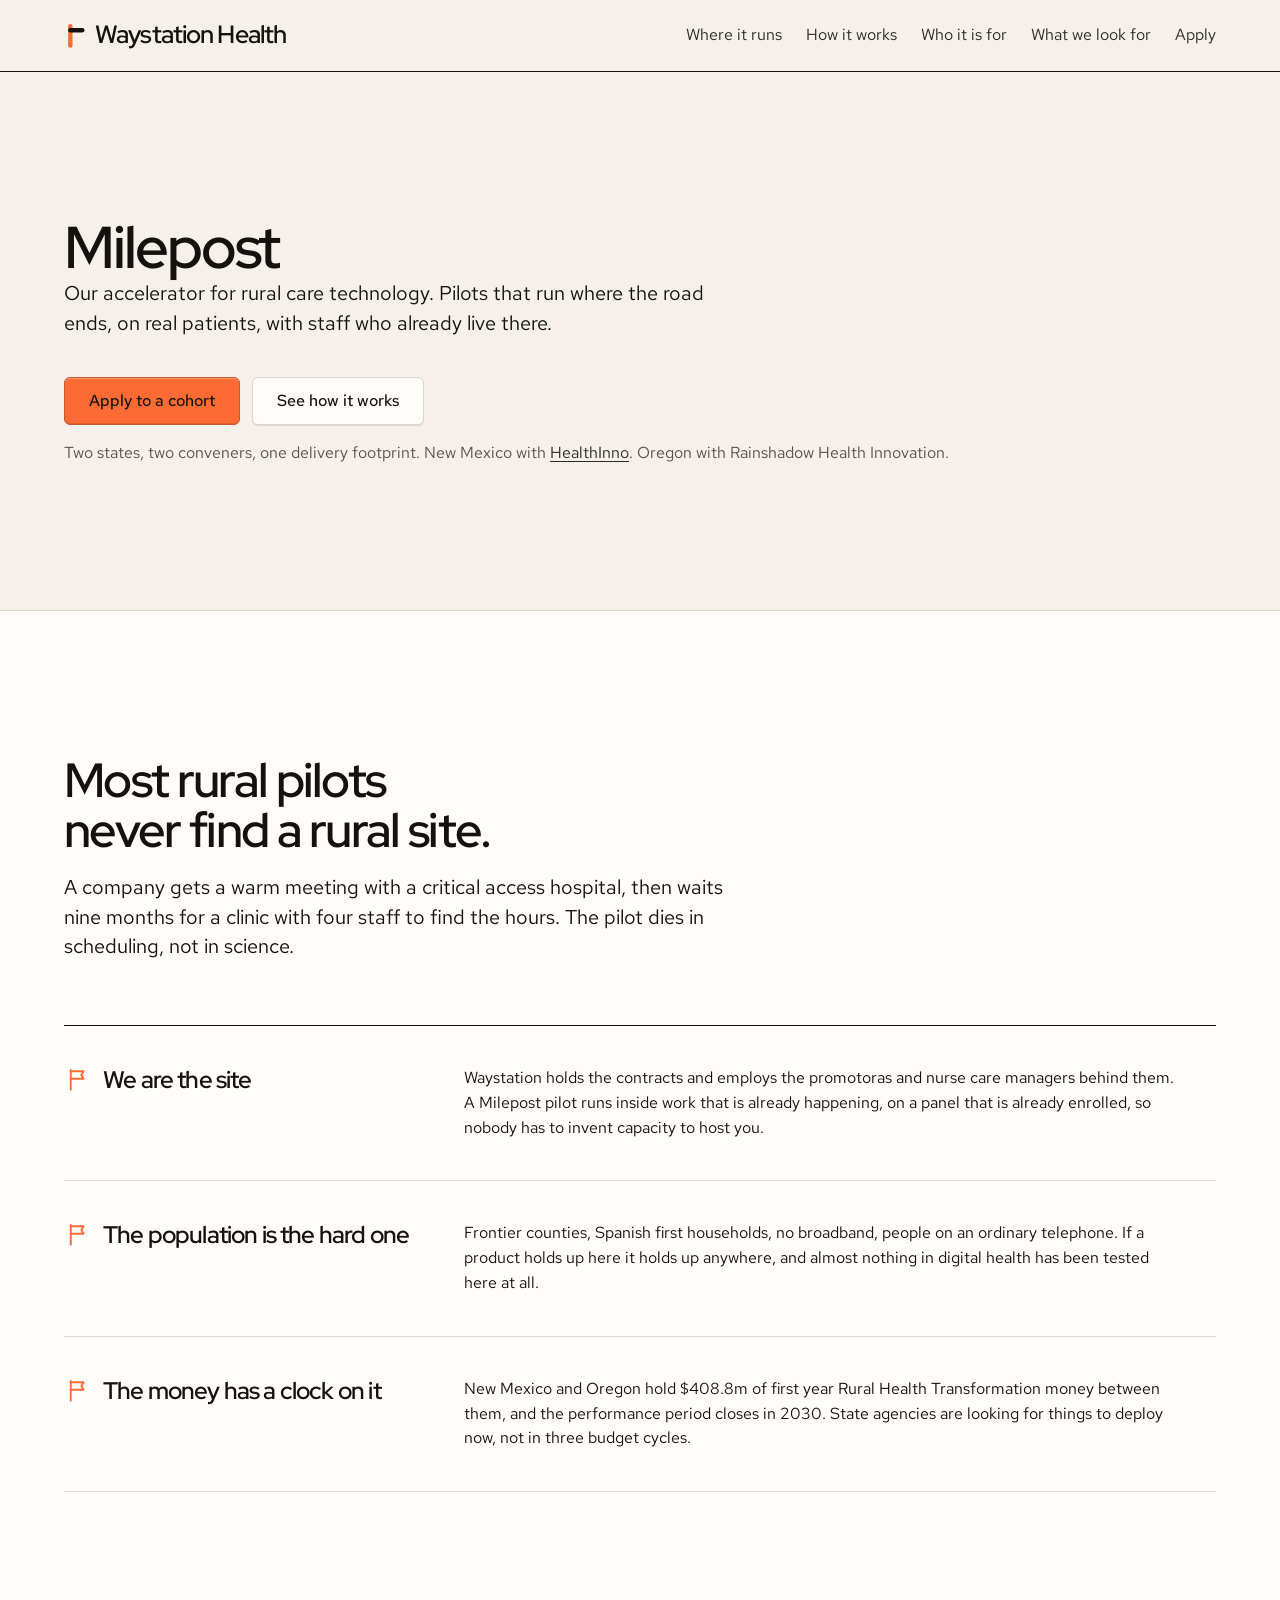
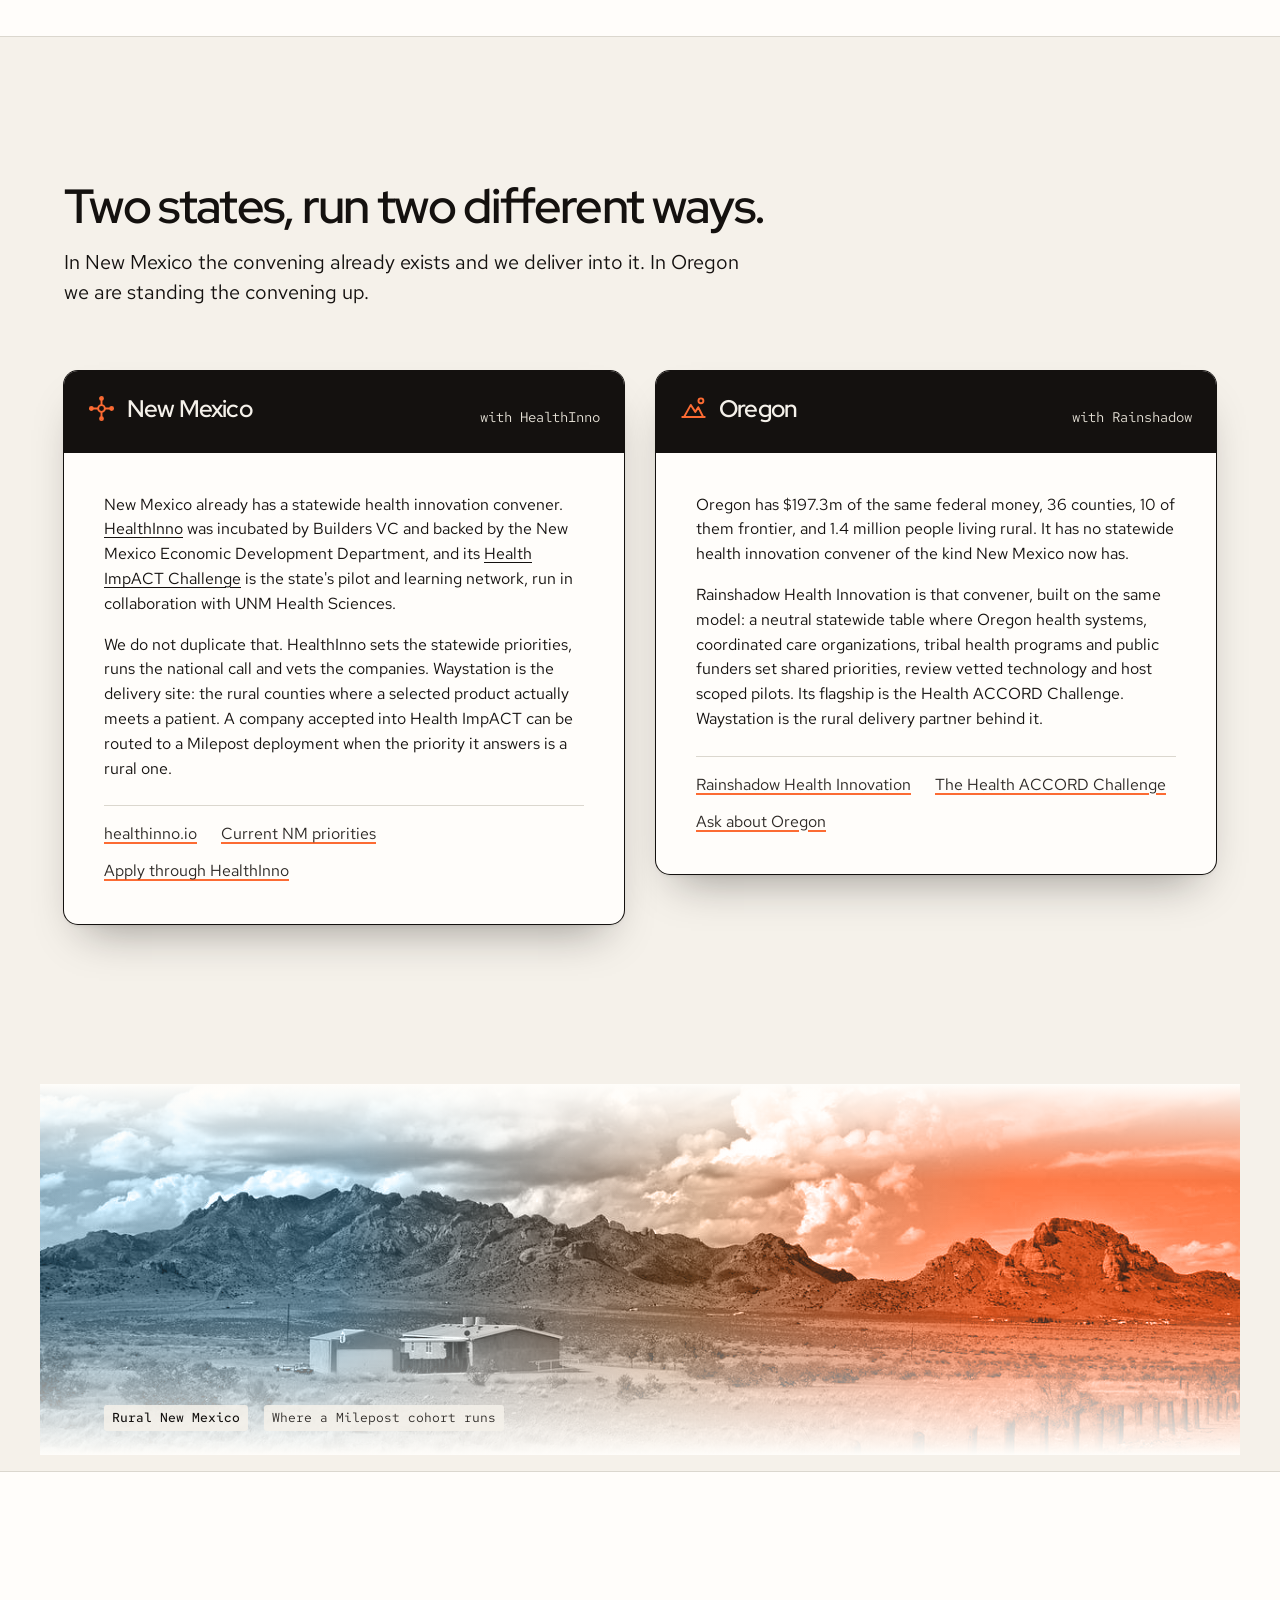
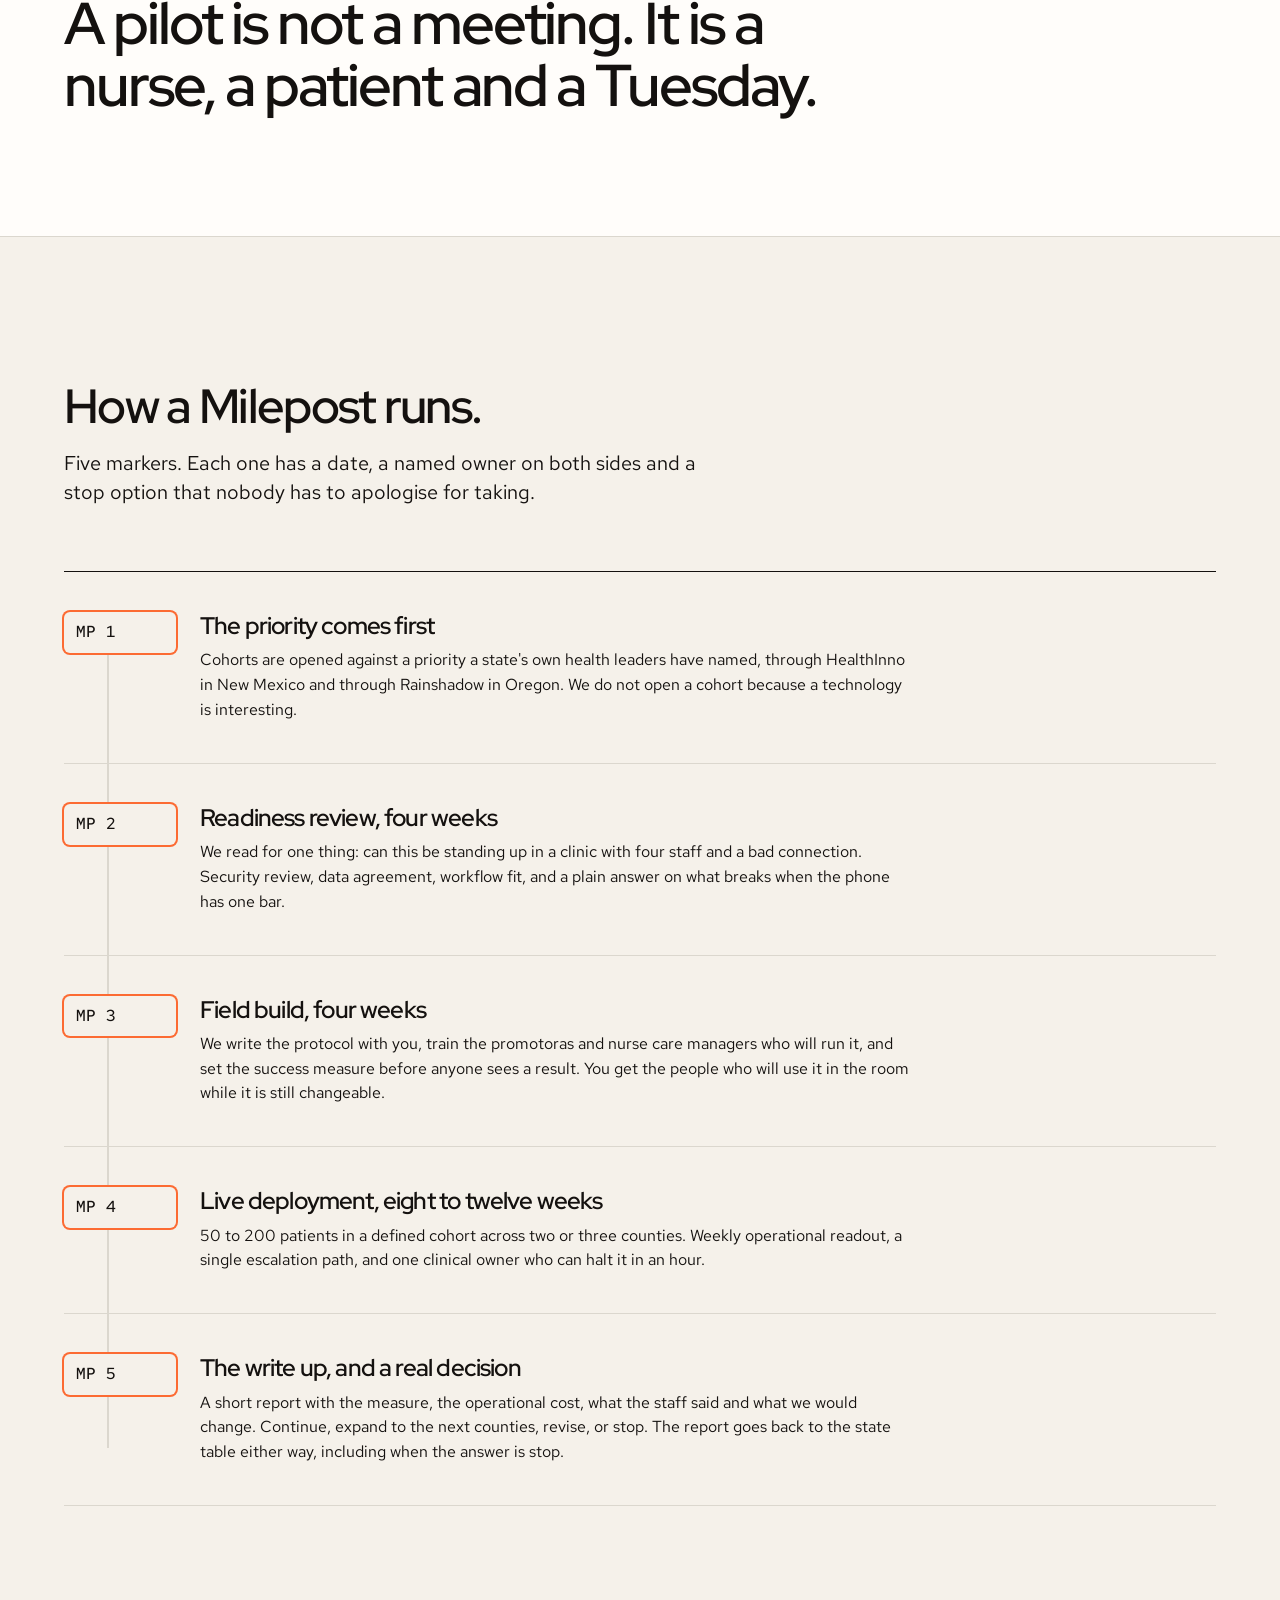
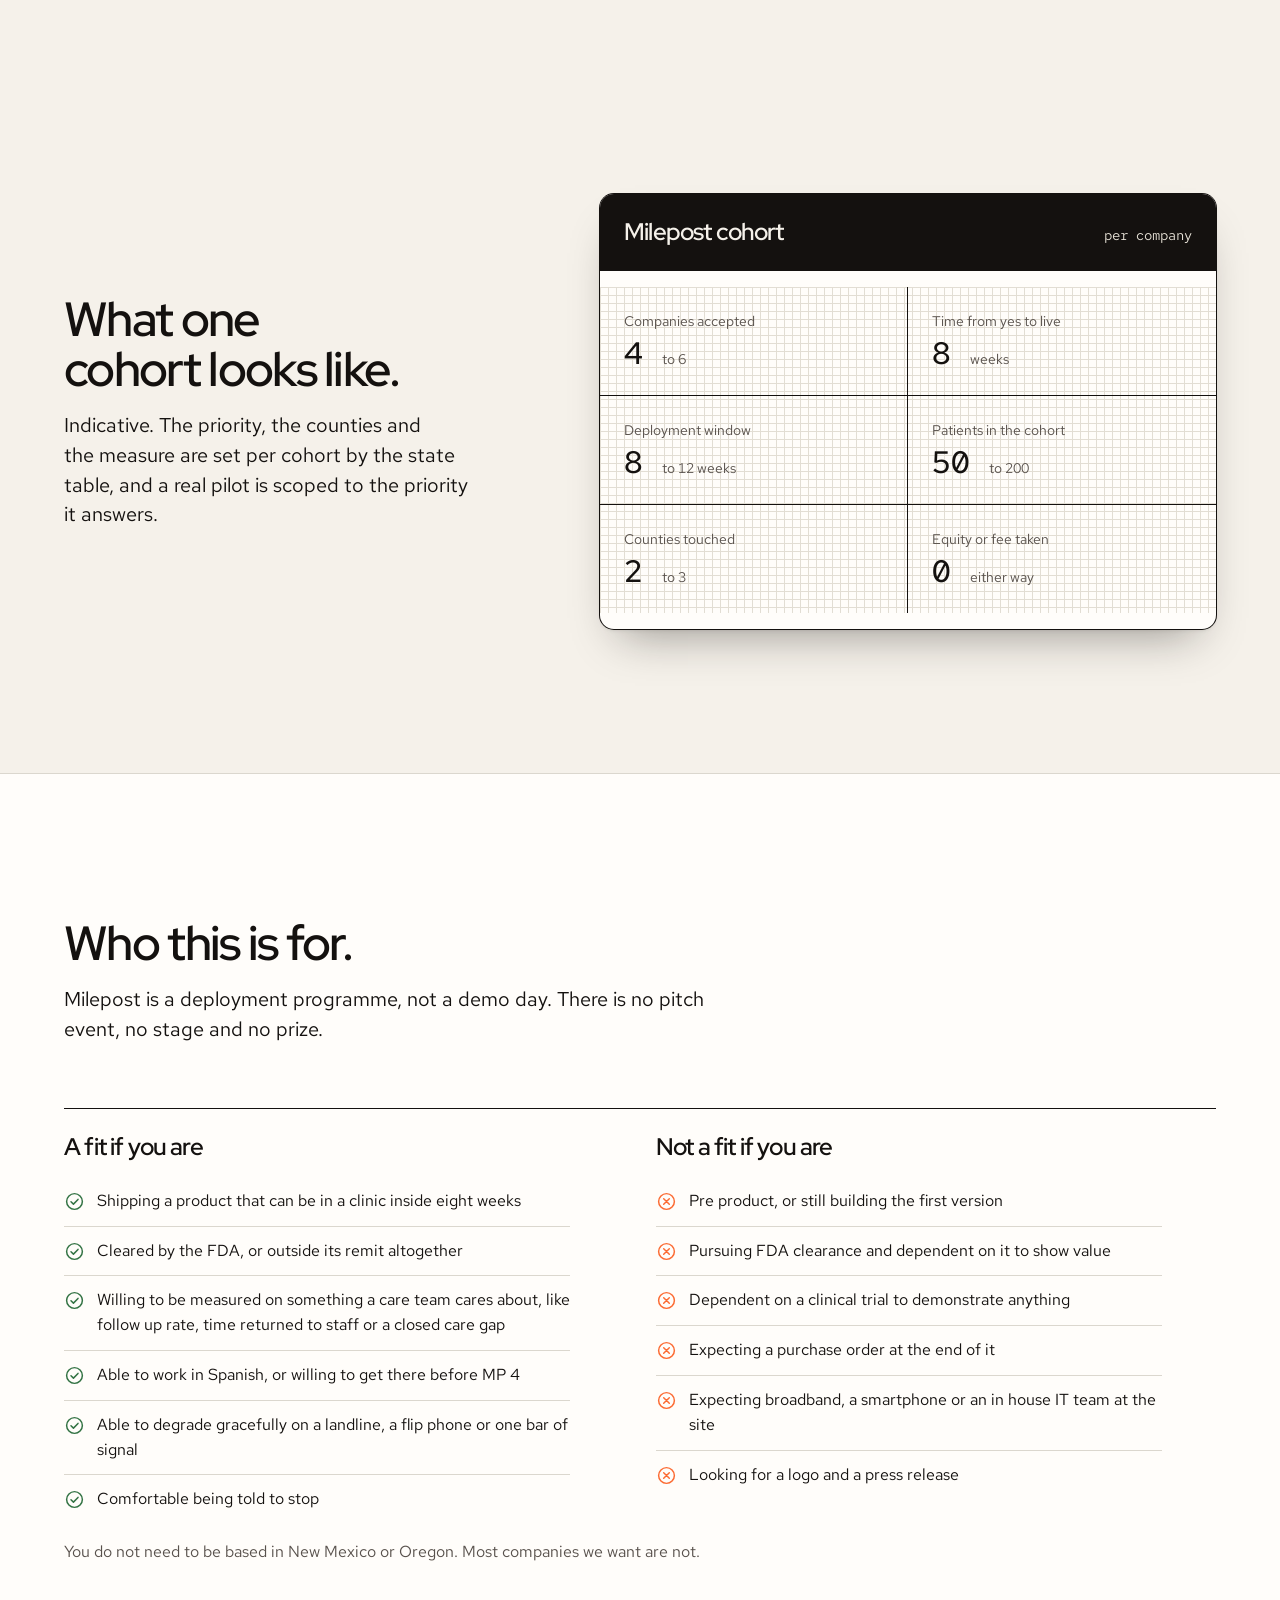
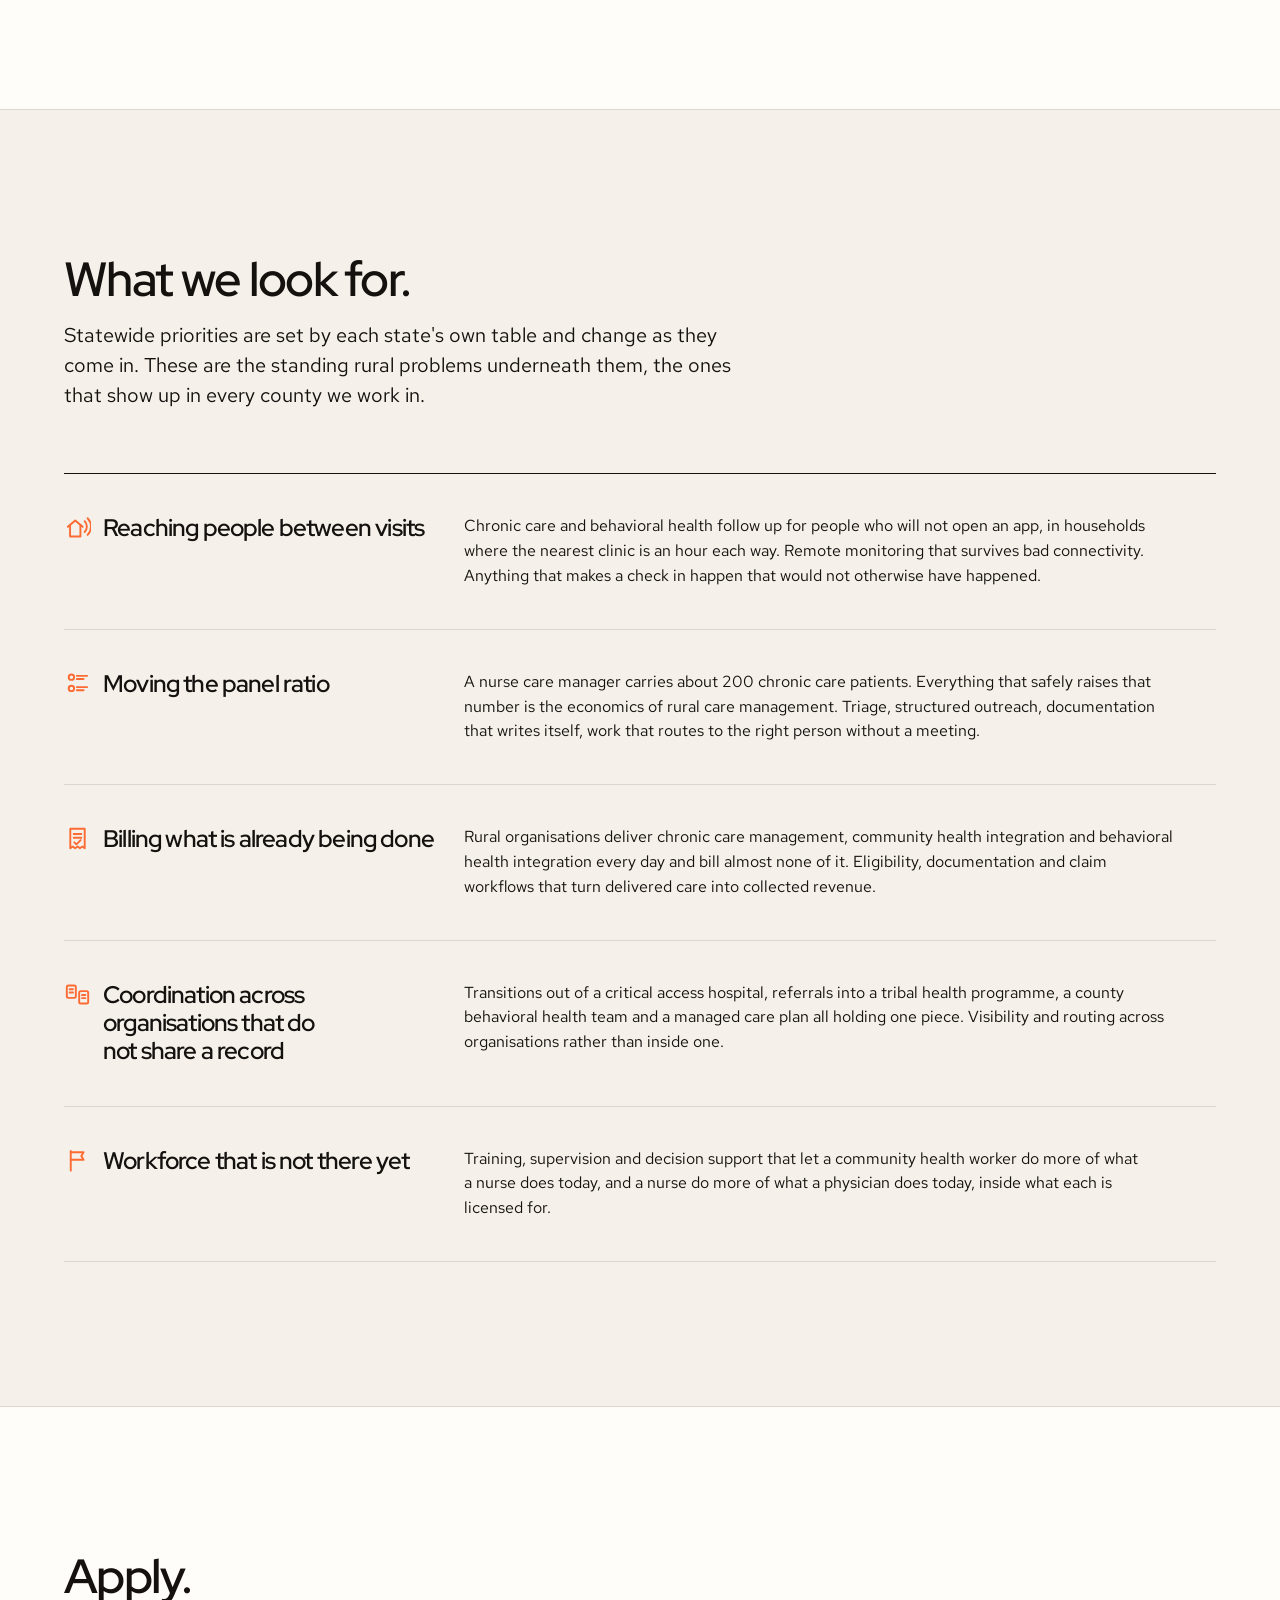
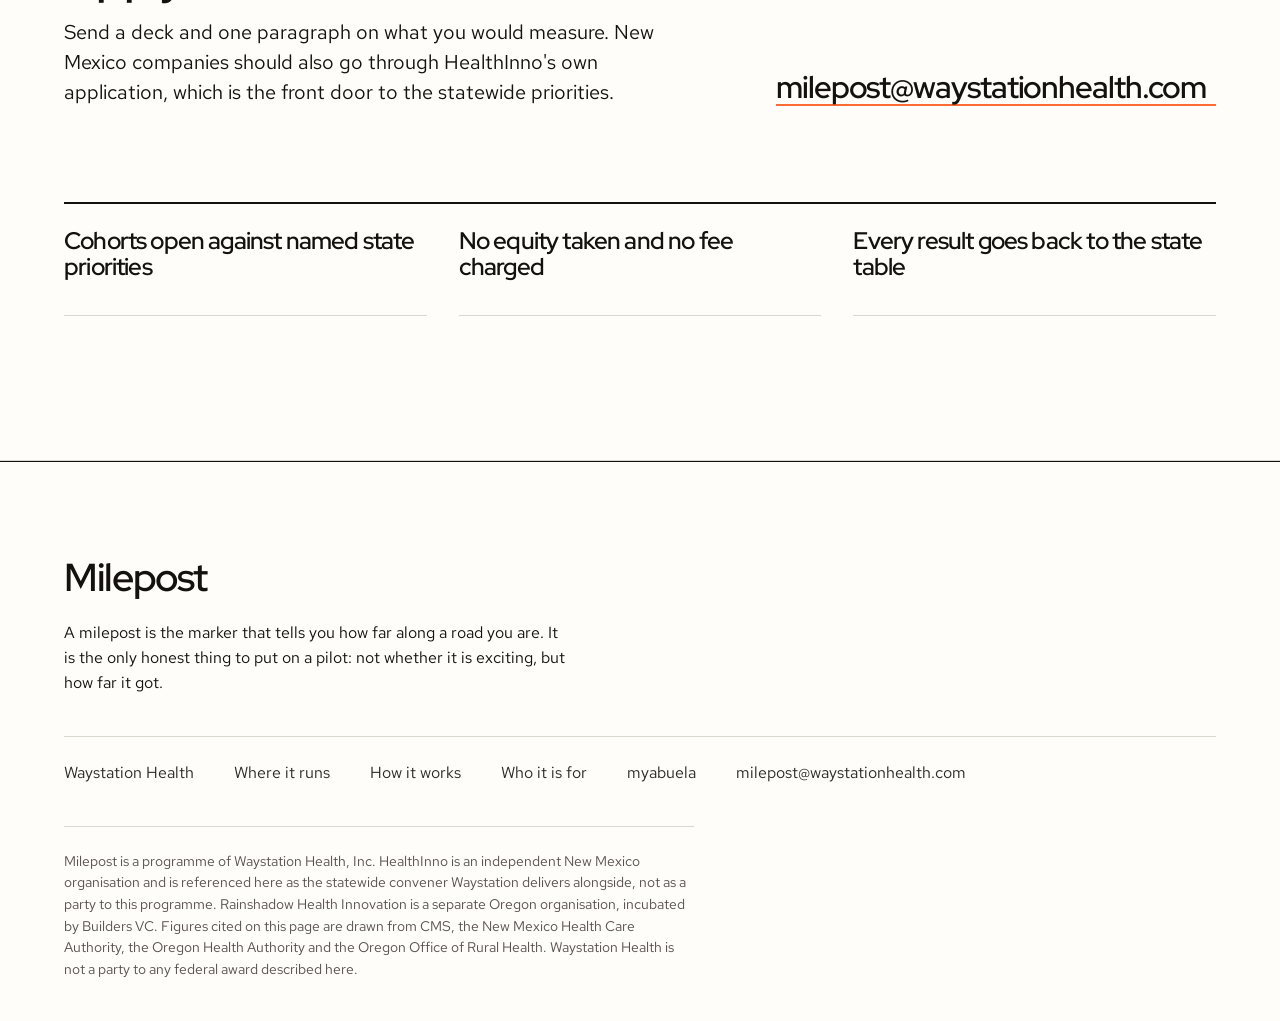
<file: milepost.html>
<!doctype html>
<html lang="en">
<head>
<meta charset="utf-8">
<meta name="viewport" content="width=device-width, initial-scale=1">
<title>Milepost &middot; Waystation Health's rural care accelerator</title>
<meta name="description" content="Milepost runs structured, time bound pilots of health technology inside live rural care in New Mexico and Oregon, on Waystation's own field staff and enrolled panel.">
<link rel="preconnect" href="https://fonts.googleapis.com">
<link rel="preconnect" href="https://fonts.gstatic.com" crossorigin>
<link href="https://fonts.googleapis.com/css2?family=Red+Hat+Display:wght@600&family=Red+Hat+Text:wght@400;500&family=Red+Hat+Mono:wght@400;500&display=swap" rel="stylesheet">
<link rel="stylesheet" href="./style.css?v=1">
<link rel="icon" href="data:image/svg+xml,<svg xmlns='http://www.w3.org/2000/svg' viewBox='0 0 28 30'><rect x='5' y='1' width='5.4' height='29' rx='2.7' fill='%23B2432A'/><rect x='5' y='6' width='20' height='5.2' rx='2.6' fill='%23C98A28'/></svg>">
</head>
<body>

<header class="masthead">
  <div class="container masthead__inner">
    <a class="wordmark" href="index.html">
      <svg width="23" height="25" viewBox="0 0 28 30" aria-hidden="true"><rect x="5" y="1" width="5.4" height="29" rx="2.7" fill="var(--color-accent)"/><rect x="5" y="6" width="20" height="5.2" rx="2.6" fill="var(--color-ink)"/></svg>
      Waystation Health
    </a>
    <nav aria-label="Primary">
      <a href="#states">Where it runs</a>
      <a href="#how">How it works</a>
      <a href="#fit">Who it is for</a>
      <a href="#priorities">What we look for</a>
      <a href="mailto:milepost@waystationhealth.com">Apply</a>
    </nav>
  </div>
</header>

<main>

  <section class="section ab-hero">
    <div class="container">
      <h1>Milepost</h1>
      <p class="lead">Our accelerator for rural care technology. Pilots that run where the road ends, on real patients, with staff who already live there.</p>
      <div class="hero__actions">
        <a class="btn btn--primary" href="mailto:milepost@waystationhealth.com?subject=Milepost%20application">Apply to a cohort</a>
        <a class="btn" href="#how">See how it works</a>
      </div>
      <p class="also">Two states, two conveners, one delivery footprint. New Mexico with <a href="https://healthinno.io/" rel="noopener">HealthInno</a>. Oregon with Rainshadow Health Innovation.</p>
    </div>
  </section>

  <section class="section section--paper2">
    <div class="container">
      <div class="head">
        <h2>Most rural pilots never find a rural site.</h2>
        <p class="lead">A company gets a warm meeting with a critical access hospital, then waits nine months for a clinic with four staff to find the hours. The pilot dies in scheduling, not in science.</p>
      </div>
      <div class="section__body">
        <div class="rows">
          <div class="rows__row">
            <h3><svg class="ico" viewBox="0 0 24 24" aria-hidden="true"><path d="M6 21V3.6"/><path d="M6 4.6h11.4l-2 3.4 2 3.4H6"/></svg>We are the site</h3>
            <p>Waystation holds the contracts and employs the promotoras and nurse care managers behind them. A Milepost pilot runs inside work that is already happening, on a panel that is already enrolled, so nobody has to invent capacity to host you.</p>
          </div>
          <div class="rows__row">
            <h3><svg class="ico" viewBox="0 0 24 24" aria-hidden="true"><path d="M6 21V3.6"/><path d="M6 4.6h11.4l-2 3.4 2 3.4H6"/></svg>The population is the hard one</h3>
            <p>Frontier counties, Spanish first households, no broadband, people on an ordinary telephone. If a product holds up here it holds up anywhere, and almost nothing in digital health has been tested here at all.</p>
          </div>
          <div class="rows__row">
            <h3><svg class="ico" viewBox="0 0 24 24" aria-hidden="true"><path d="M6 21V3.6"/><path d="M6 4.6h11.4l-2 3.4 2 3.4H6"/></svg>The money has a clock on it</h3>
            <p>New Mexico and Oregon hold $408.8m of first year Rural Health Transformation money between them, and the performance period closes in 2030. State agencies are looking for things to deploy now, not in three budget cycles.</p>
          </div>
        </div>
      </div>
    </div>
  </section>

  <section class="section" id="states">
    <div class="container">
      <div class="head">
        <h2>Two states, run two different ways.</h2>
        <p class="lead">In New Mexico the convening already exists and we deliver into it. In Oregon we are standing the convening up.</p>
      </div>
      <div class="section__body">
        <div class="states">

          <article class="entry">
            <div class="entry__head">
              <h3><svg class="ico" viewBox="0 0 24 24" aria-hidden="true"><circle cx="12" cy="12" r="3"/><path d="M12 3v6M12 15v6M3 12h6M15 12h6"/><circle cx="12" cy="3" r="1.3"/><circle cx="12" cy="21" r="1.3"/><circle cx="3" cy="12" r="1.3"/><circle cx="21" cy="12" r="1.3"/></svg>New Mexico</h3>
              <p class="when">with HealthInno</p>
            </div>
            <div class="entry__note">
              <p>New Mexico already has a statewide health innovation convener. <a href="https://healthinno.io/" rel="noopener">HealthInno</a> was incubated by Builders VC and backed by the New Mexico Economic Development Department, and its <a href="https://healthinno.io/impact" rel="noopener">Health ImpACT Challenge</a> is the state's pilot and learning network, run in collaboration with UNM Health Sciences.</p>
              <p>We do not duplicate that. HealthInno sets the statewide priorities, runs the national call and vets the companies. Waystation is the delivery site: the rural counties where a selected product actually meets a patient. A company accepted into Health ImpACT can be routed to a Milepost deployment when the priority it answers is a rural one.</p>
              <div class="entry__links">
                <a href="https://healthinno.io/" rel="noopener">healthinno.io</a>
                <a href="https://healthinno.io/priorities" rel="noopener">Current NM priorities</a>
                <a href="https://healthinno.io/apply" rel="noopener">Apply through HealthInno</a>
              </div>
            </div>
          </article>

          <article class="entry">
            <div class="entry__head">
              <h3><svg class="ico" viewBox="0 0 24 24" aria-hidden="true"><path d="M2 19.6h20"/><path d="m3.6 19.6 6-10.8 4 6.2 2.6-4.2 4.4 8.8"/><circle cx="18.6" cy="5.2" r="2.2"/></svg>Oregon</h3>
              <p class="when">with Rainshadow</p>
            </div>
            <div class="entry__note">
              <p>Oregon has $197.3m of the same federal money, 36 counties, 10 of them frontier, and 1.4 million people living rural. It has no statewide health innovation convener of the kind New Mexico now has.</p>
              <p>Rainshadow Health Innovation is that convener, built on the same model: a neutral statewide table where Oregon health systems, coordinated care organizations, tribal health programs and public funders set shared priorities, review vetted technology and host scoped pilots. Its flagship is the Health ACCORD Challenge. Waystation is the rural delivery partner behind it.</p>
              <div class="entry__links">
                <a href="../../oregon/site/index.html">Rainshadow Health Innovation</a>
                <a href="../../oregon/site/accord.html">The Health ACCORD Challenge</a>
                <a href="mailto:milepost@waystationhealth.com?subject=Oregon%20and%20Rainshadow">Ask about Oregon</a>
              </div>
            </div>
          </article>

        </div>
      </div>
    </div>
  </section>

  <figure class="band band--onpaper2">
    <img src="./img/nm-mountains.jpg" srcset="./img/nm-mountains-sm.jpg 800w, ./img/nm-mountains.jpg 1280w"
         sizes="100vw" alt="Rural New Mexico country under heavy cloud" loading="lazy" decoding="async">
    <figcaption><b>Rural New Mexico</b> <span>Where a Milepost cohort runs</span></figcaption>
  </figure>


  <section class="section section--tight section--paper2">
    <div class="container">
      <p class="statement">A pilot is not a meeting. It is a nurse, a patient and a Tuesday.</p>
    </div>
  </section>

  <section class="section" id="how">
    <div class="container">
      <div class="head">
        <h2>How a Milepost runs.</h2>
        <p class="lead">Five markers. Each one has a date, a named owner on both sides and a stop option that nobody has to apologise for taking.</p>
      </div>
      <div class="section__body">
        <ol class="steps steps--flow">
          <li class="steps__row">
            <p class="steps__mp">MP 1</p>
            <div>
              <h3>The priority comes first</h3>
              <p>Cohorts are opened against a priority a state's own health leaders have named, through HealthInno in New Mexico and through Rainshadow in Oregon. We do not open a cohort because a technology is interesting.</p>
            </div>
          </li>
          <li class="steps__row">
            <p class="steps__mp">MP 2</p>
            <div>
              <h3>Readiness review, four weeks</h3>
              <p>We read for one thing: can this be standing up in a clinic with four staff and a bad connection. Security review, data agreement, workflow fit, and a plain answer on what breaks when the phone has one bar.</p>
            </div>
          </li>
          <li class="steps__row">
            <p class="steps__mp">MP 3</p>
            <div>
              <h3>Field build, four weeks</h3>
              <p>We write the protocol with you, train the promotoras and nurse care managers who will run it, and set the success measure before anyone sees a result. You get the people who will use it in the room while it is still changeable.</p>
            </div>
          </li>
          <li class="steps__row">
            <p class="steps__mp">MP 4</p>
            <div>
              <h3>Live deployment, eight to twelve weeks</h3>
              <p>50 to 200 patients in a defined cohort across two or three counties. Weekly operational readout, a single escalation path, and one clinical owner who can halt it in an hour.</p>
            </div>
          </li>
          <li class="steps__row">
            <p class="steps__mp">MP 5</p>
            <div>
              <h3>The write up, and a real decision</h3>
              <p>A short report with the measure, the operational cost, what the staff said and what we would change. Continue, expand to the next counties, revise, or stop. The report goes back to the state table either way, including when the answer is stop.</p>
            </div>
          </li>
        </ol>
      </div>
    </div>
  </section>

  <section class="section" id="shape">
    <div class="container">
      <div class="case">
        <div class="head">
          <h2>What one cohort looks like.</h2>
          <p class="lead">Indicative. The priority, the counties and the measure are set per cohort by the state table, and a real pilot is scoped to the priority it answers.</p>
        </div>
        <div class="entry">
          <div class="entry__head">
            <h3>Milepost cohort</h3>
            <p class="when">per company</p>
          </div>
          <dl class="entry__grid">
            <div class="entry__cell">
              <dt>Companies accepted</dt>
              <dd>4 <span class="unit">to 6</span></dd>
            </div>
            <div class="entry__cell">
              <dt>Time from yes to live</dt>
              <dd>8 <span class="unit">weeks</span></dd>
            </div>
            <div class="entry__cell">
              <dt>Deployment window</dt>
              <dd>8 <span class="unit">to 12 weeks</span></dd>
            </div>
            <div class="entry__cell">
              <dt>Patients in the cohort</dt>
              <dd>50 <span class="unit">to 200</span></dd>
            </div>
            <div class="entry__cell">
              <dt>Counties touched</dt>
              <dd>2 <span class="unit">to 3</span></dd>
            </div>
            <div class="entry__cell">
              <dt>Equity or fee taken</dt>
              <dd>0 <span class="unit">either way</span></dd>
            </div>
          </dl>
        </div>
      </div>
    </div>
  </section>

  <section class="section section--paper2" id="fit">
    <div class="container">
      <div class="head">
        <h2>Who this is for.</h2>
        <p class="lead">Milepost is a deployment programme, not a demo day. There is no pitch event, no stage and no prize.</p>
      </div>
      <div class="section__body">
        <div class="fit">
          <div class="fit__col">
            <h3>A fit if you are</h3>
            <ul>
              <li><svg class="ico" viewBox="0 0 24 24" aria-hidden="true"><circle cx="12" cy="12" r="9"/><path d="m8 12.2 2.8 2.8L16 9.6"/></svg>Shipping a product that can be in a clinic inside eight weeks</li>
              <li><svg class="ico" viewBox="0 0 24 24" aria-hidden="true"><circle cx="12" cy="12" r="9"/><path d="m8 12.2 2.8 2.8L16 9.6"/></svg>Cleared by the FDA, or outside its remit altogether</li>
              <li><svg class="ico" viewBox="0 0 24 24" aria-hidden="true"><circle cx="12" cy="12" r="9"/><path d="m8 12.2 2.8 2.8L16 9.6"/></svg>Willing to be measured on something a care team cares about, like follow up rate, time returned to staff or a closed care gap</li>
              <li><svg class="ico" viewBox="0 0 24 24" aria-hidden="true"><circle cx="12" cy="12" r="9"/><path d="m8 12.2 2.8 2.8L16 9.6"/></svg>Able to work in Spanish, or willing to get there before MP 4</li>
              <li><svg class="ico" viewBox="0 0 24 24" aria-hidden="true"><circle cx="12" cy="12" r="9"/><path d="m8 12.2 2.8 2.8L16 9.6"/></svg>Able to degrade gracefully on a landline, a flip phone or one bar of signal</li>
              <li><svg class="ico" viewBox="0 0 24 24" aria-hidden="true"><circle cx="12" cy="12" r="9"/><path d="m8 12.2 2.8 2.8L16 9.6"/></svg>Comfortable being told to stop</li>
            </ul>
          </div>
          <div class="fit__col fit__col--no">
            <h3>Not a fit if you are</h3>
            <ul>
              <li><svg class="ico" viewBox="0 0 24 24" aria-hidden="true"><circle cx="12" cy="12" r="9"/><path d="m8.8 8.8 6.4 6.4M15.2 8.8l-6.4 6.4"/></svg>Pre product, or still building the first version</li>
              <li><svg class="ico" viewBox="0 0 24 24" aria-hidden="true"><circle cx="12" cy="12" r="9"/><path d="m8.8 8.8 6.4 6.4M15.2 8.8l-6.4 6.4"/></svg>Pursuing FDA clearance and dependent on it to show value</li>
              <li><svg class="ico" viewBox="0 0 24 24" aria-hidden="true"><circle cx="12" cy="12" r="9"/><path d="m8.8 8.8 6.4 6.4M15.2 8.8l-6.4 6.4"/></svg>Dependent on a clinical trial to demonstrate anything</li>
              <li><svg class="ico" viewBox="0 0 24 24" aria-hidden="true"><circle cx="12" cy="12" r="9"/><path d="m8.8 8.8 6.4 6.4M15.2 8.8l-6.4 6.4"/></svg>Expecting a purchase order at the end of it</li>
              <li><svg class="ico" viewBox="0 0 24 24" aria-hidden="true"><circle cx="12" cy="12" r="9"/><path d="m8.8 8.8 6.4 6.4M15.2 8.8l-6.4 6.4"/></svg>Expecting broadband, a smartphone or an in house IT team at the site</li>
              <li><svg class="ico" viewBox="0 0 24 24" aria-hidden="true"><circle cx="12" cy="12" r="9"/><path d="m8.8 8.8 6.4 6.4M15.2 8.8l-6.4 6.4"/></svg>Looking for a logo and a press release</li>
            </ul>
          </div>
        </div>
        <p class="also">You do not need to be based in New Mexico or Oregon. Most companies we want are not.</p>
      </div>
    </div>
  </section>

  <section class="section" id="priorities">
    <div class="container">
      <div class="head">
        <h2>What we look for.</h2>
        <p class="lead">Statewide priorities are set by each state's own table and change as they come in. These are the standing rural problems underneath them, the ones that show up in every county we work in.</p>
      </div>
      <div class="section__body">
        <div class="rows">
          <div class="rows__row">
            <h3><svg class="ico" viewBox="0 0 24 24" aria-hidden="true"><path d="M3.4 11.4 10 5.8l6.6 5.6"/><path d="M5.4 10V20h9.2V10"/><path d="M18.4 6.4a7 7 0 0 1 0 9.6M21 3.8a10.6 10.6 0 0 1 0 14.8"/></svg>Reaching people between visits</h3>
            <p>Chronic care and behavioral health follow up for people who will not open an app, in households where the nearest clinic is an hour each way. Remote monitoring that survives bad connectivity. Anything that makes a check in happen that would not otherwise have happened.</p>
          </div>
          <div class="rows__row">
            <h3><svg class="ico" viewBox="0 0 24 24" aria-hidden="true"><circle cx="6.6" cy="6.4" r="2.4"/><circle cx="6.6" cy="16.4" r="2.4"/><path d="M11.4 5.2h9.2M11.4 8h6M11.4 15.2h9.2M11.4 18h6"/></svg>Moving the panel ratio</h3>
            <p>A nurse care manager carries about 200 chronic care patients. Everything that safely raises that number is the economics of rural care management. Triage, structured outreach, documentation that writes itself, work that routes to the right person without a meeting.</p>
          </div>
          <div class="rows__row">
            <h3><svg class="ico" viewBox="0 0 24 24" aria-hidden="true"><path d="M5.6 3.4h12.8v17.2l-2.1-1.5-2.1 1.5-2.1-1.5-2.2 1.5-2.1-1.5-2.2 1.5z"/><path d="M8.6 8h6.8M8.6 11.4h6.8"/><path d="m9.2 15.4 1.8 1.8 3.8-3.8"/></svg>Billing what is already being done</h3>
            <p>Rural organisations deliver chronic care management, community health integration and behavioral health integration every day and bill almost none of it. Eligibility, documentation and claim workflows that turn delivered care into collected revenue.</p>
          </div>
          <div class="rows__row">
            <h3><svg class="ico" viewBox="0 0 24 24" aria-hidden="true"><rect x="2.5" y="4" width="8" height="11" rx="1.4"/><rect x="13.5" y="9" width="8" height="11" rx="1.4"/><path d="M5 7.4h3M5 10.2h3M16 12.4h3M16 15.2h3"/></svg>Coordination across organisations that do not share a record</h3>
            <p>Transitions out of a critical access hospital, referrals into a tribal health programme, a county behavioral health team and a managed care plan all holding one piece. Visibility and routing across organisations rather than inside one.</p>
          </div>
          <div class="rows__row">
            <h3><svg class="ico" viewBox="0 0 24 24" aria-hidden="true"><path d="M6 21V3.6"/><path d="M6 4.6h11.4l-2 3.4 2 3.4H6"/></svg>Workforce that is not there yet</h3>
            <p>Training, supervision and decision support that let a community health worker do more of what a nurse does today, and a nurse do more of what a physician does today, inside what each is licensed for.</p>
          </div>
        </div>
      </div>
    </div>
  </section>

  <section class="section section--paper2 close">
    <div class="container">
      <div class="close__top">
        <div class="head">
          <h2>Apply.</h2>
          <p class="lead">Send a deck and one paragraph on what you would measure. New Mexico companies should also go through HealthInno's own application, which is the front door to the statewide priorities.</p>
        </div>
        <a class="mailto" href="mailto:milepost@waystationhealth.com?subject=Milepost%20application">milepost@waystationhealth.com</a>
      </div>
      <div class="creds">
        <div>Cohorts open against named state priorities</div>
        <div>No equity taken and no fee charged</div>
        <div>Every result goes back to the state table</div>
      </div>
    </div>
  </section>

</main>

<footer class="mast">
  <div class="container">
    <p class="mast__name">Milepost</p>
    <p class="mast__meaning">A milepost is the marker that tells you how far along a road you are. It is the only honest thing to put on a pilot: not whether it is exciting, but how far it got.</p>
    <div class="mast__links">
      <a href="index.html">Waystation Health</a>
      <a href="#states">Where it runs</a>
      <a href="#how">How it works</a>
      <a href="#fit">Who it is for</a>
      <a href="myabuela.html">myabuela</a>
      <a href="mailto:milepost@waystationhealth.com">milepost@waystationhealth.com</a>
    </div>
    <p class="mast__legal">Milepost is a programme of Waystation Health, Inc. HealthInno is an independent New Mexico organisation and is referenced here as the statewide convener Waystation delivers alongside, not as a party to this programme. Rainshadow Health Innovation is a separate Oregon organisation, incubated by Builders VC. Figures cited on this page are drawn from CMS, the New Mexico Health Care Authority, the Oregon Health Authority and the Oregon Office of Rural Health. Waystation Health is not a party to any federal award described here.</p>
  </div>
</footer>

</body>
</html>
</file>
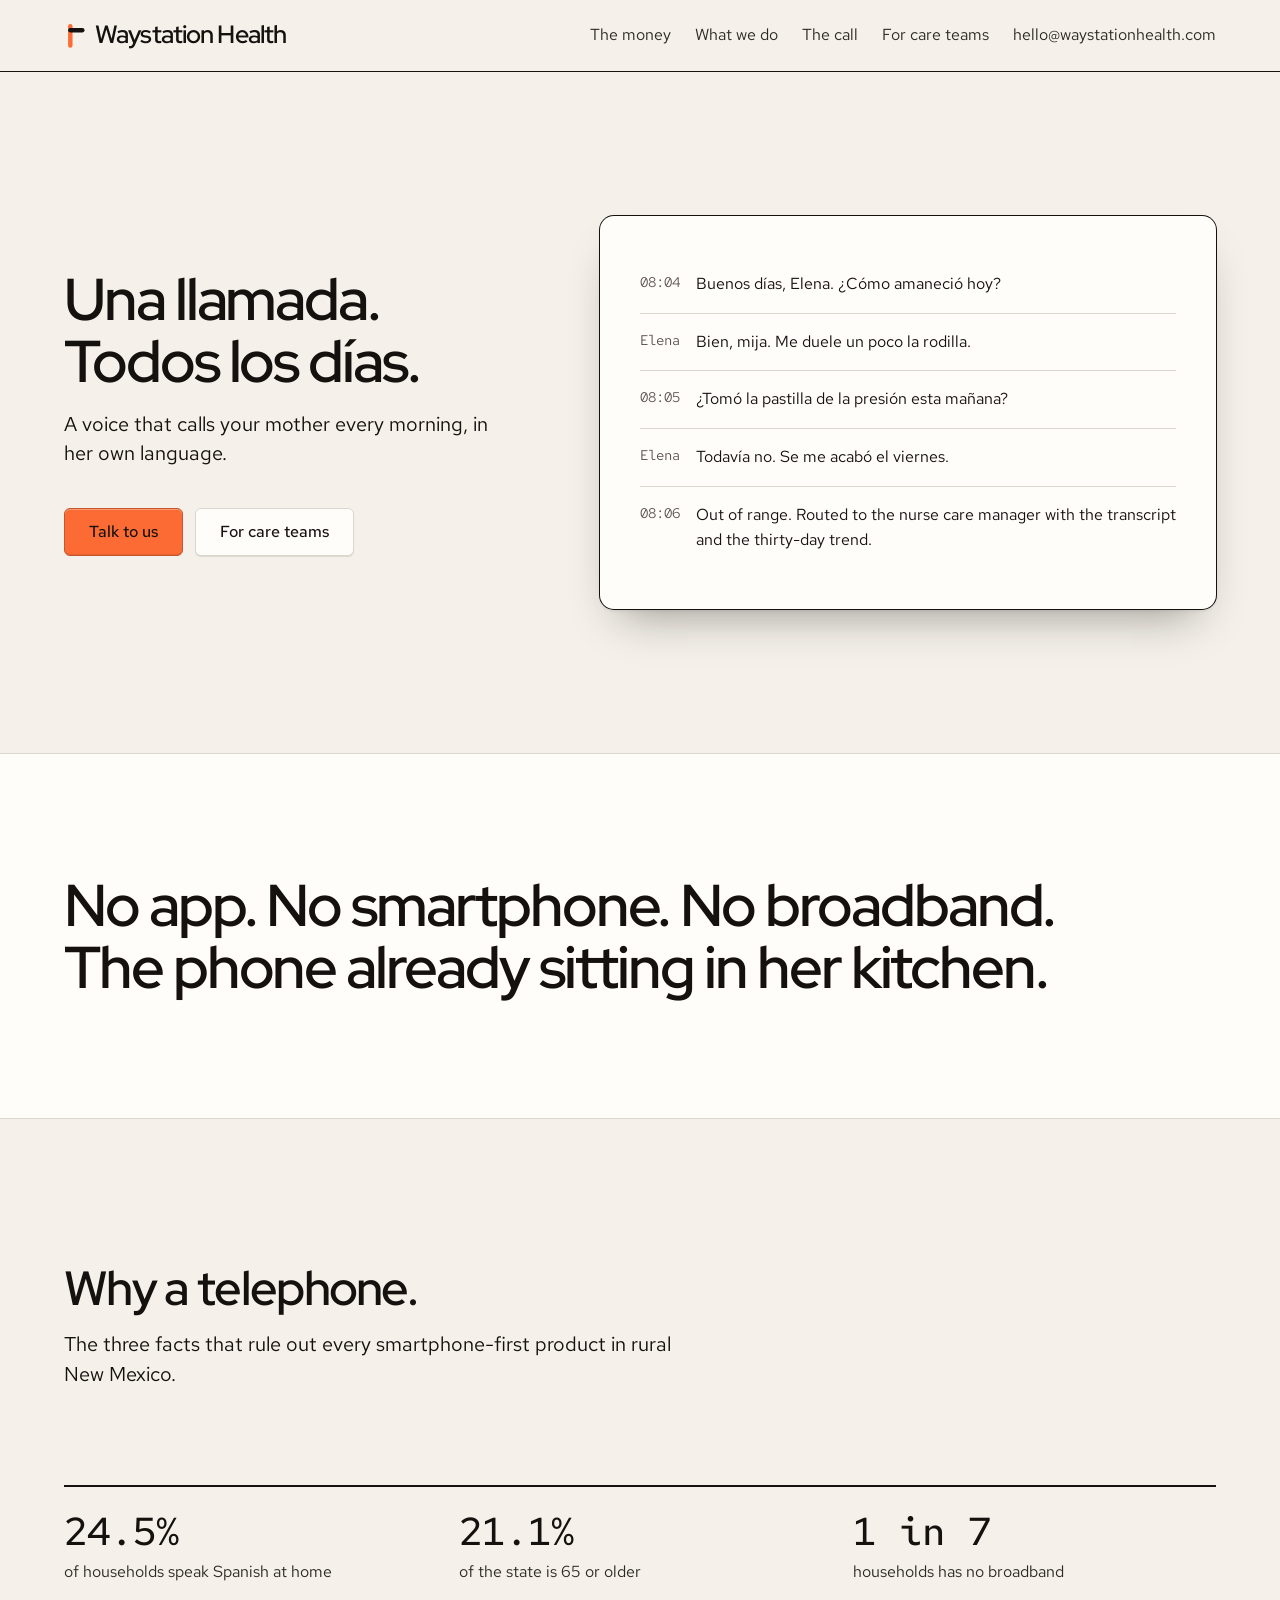
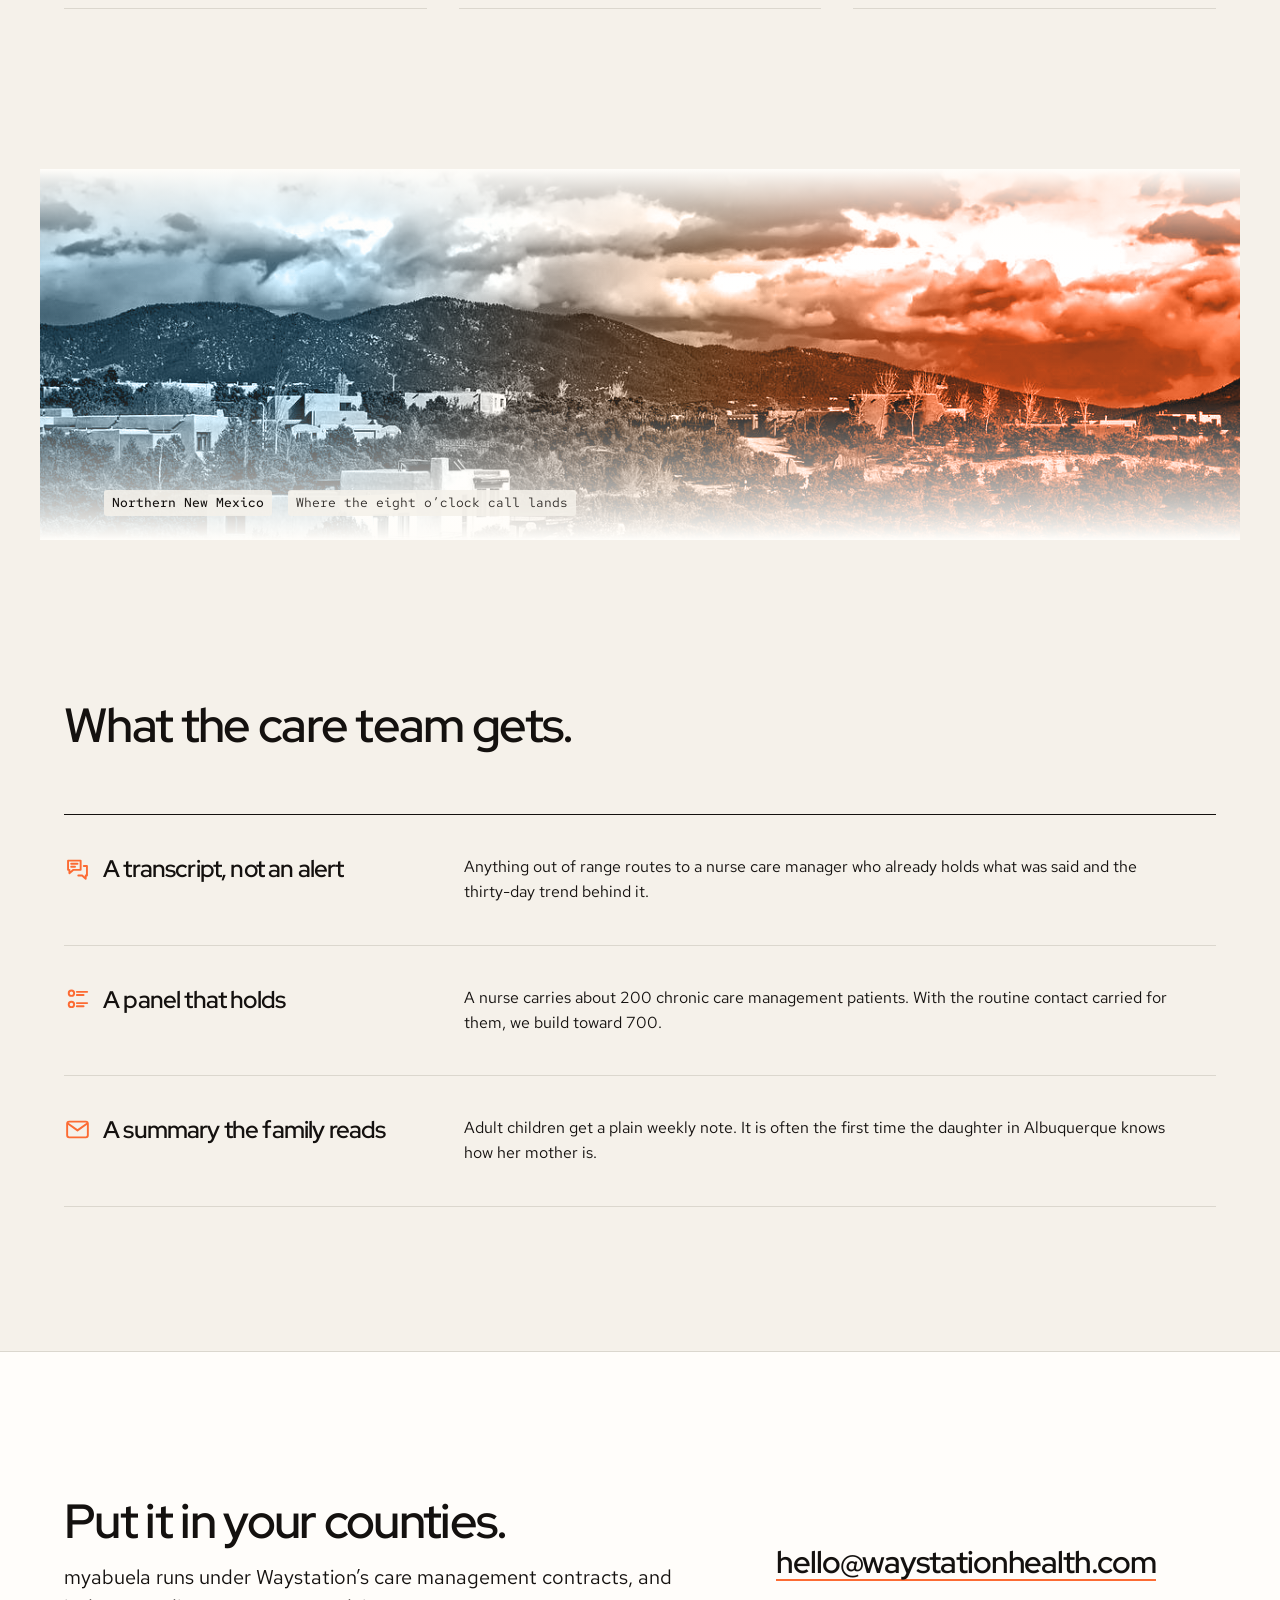
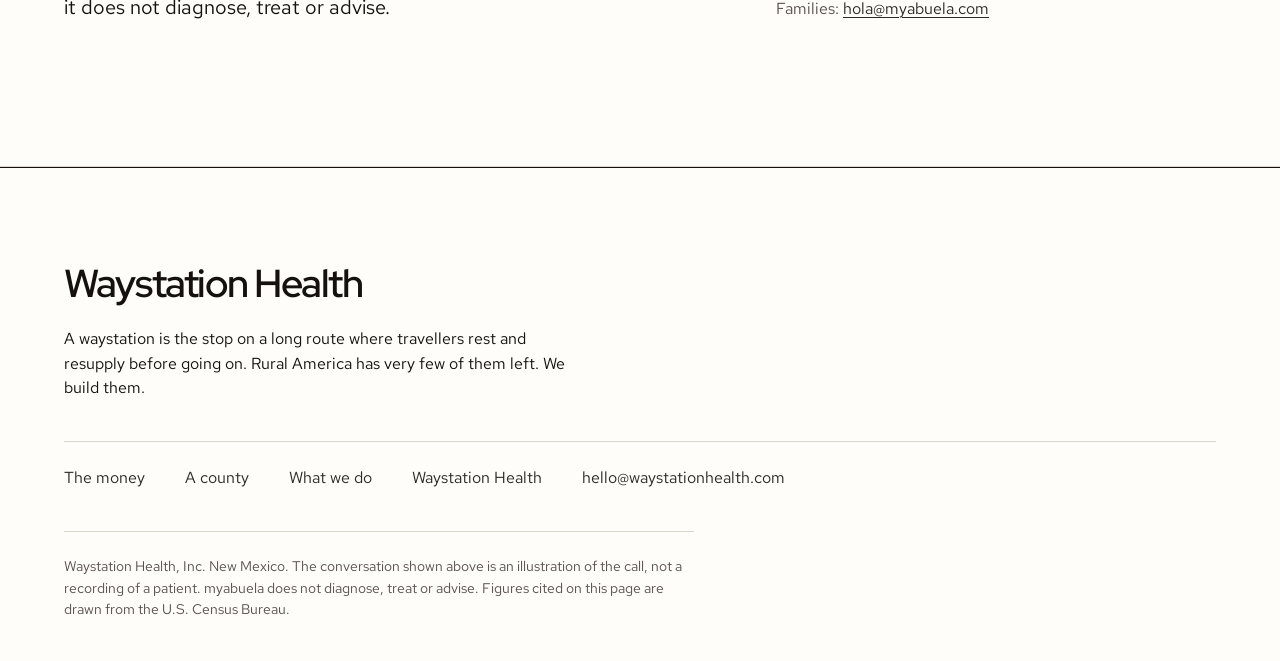
<file: myabuela.html>
<!doctype html>
<html lang="en">
<head>
<meta charset="utf-8">
<meta name="viewport" content="width=device-width, initial-scale=1">
<title>myabuela &middot; Una llamada. Todos los días.</title>
<meta name="description" content="myabuela calls on an ordinary telephone, in Spanish, every morning, and routes anything out of range to a nurse care manager who already has the transcript.">
<link rel="preconnect" href="https://fonts.googleapis.com">
<link rel="preconnect" href="https://fonts.gstatic.com" crossorigin>
<link href="https://fonts.googleapis.com/css2?family=Red+Hat+Display:wght@600&family=Red+Hat+Text:wght@400;500&family=Red+Hat+Mono:wght@400;500&display=swap" rel="stylesheet">
<link rel="stylesheet" href="./style.css">
<link rel="icon" href="data:image/svg+xml,<svg xmlns='http://www.w3.org/2000/svg' viewBox='0 0 28 30'><rect x='5' y='1' width='5.4' height='29' rx='2.7' fill='%23B2432A'/><rect x='5' y='6' width='20' height='5.2' rx='2.6' fill='%23C98A28'/></svg>">
</head>
<body>

<header class="masthead">
  <div class="container masthead__inner">
    <a class="wordmark" href="index.html">
      <svg width="23" height="25" viewBox="0 0 28 30" aria-hidden="true"><rect x="5" y="1" width="5.4" height="29" rx="2.7" fill="var(--color-accent)"/><rect x="5" y="6" width="20" height="5.2" rx="2.6" fill="var(--color-ink)"/></svg>
      Waystation Health
    </a>
    <nav aria-label="Primary">
      <a href="index.html#money">The money</a>
      <a href="index.html#work">What we do</a>
      <a href="#call">The call</a>
      <a href="#teams">For care teams</a>
      <a href="mailto:hello@waystationhealth.com">hello@waystationhealth.com</a>
    </nav>
  </div>
</header>

<main>

  <section class="section ab-hero">
    <div class="container">
      <div class="case">
        <div class="head">
          <h1>Una llamada.<br>Todos los días.</h1>
          <p class="lead">A voice that calls your mother every morning, in her own language.</p>
          <div class="hero__actions">
            <a class="btn btn--primary" href="mailto:hello@waystationhealth.com">Talk to us</a>
            <a class="btn" href="#teams">For care teams</a>
          </div>
        </div>
        <div class="phone" id="call">
          <div class="phone__line">
            <p class="phone__who">08:04</p>
            <p class="phone__said">Buenos días, Elena. ¿Cómo amaneció hoy?</p>
          </div>
          <div class="phone__line">
            <p class="phone__who">Elena</p>
            <p class="phone__said">Bien, mija. Me duele un poco la rodilla.</p>
          </div>
          <div class="phone__line">
            <p class="phone__who">08:05</p>
            <p class="phone__said">¿Tomó la pastilla de la presión esta mañana?</p>
          </div>
          <div class="phone__line">
            <p class="phone__who">Elena</p>
            <p class="phone__said">Todavía no. Se me acabó el viernes.</p>
          </div>
          <div class="phone__line">
            <p class="phone__who">08:06</p>
            <p class="phone__said">Out of range. Routed to the nurse care manager with the transcript and the thirty-day trend.</p>
          </div>
        </div>
      </div>
    </div>
  </section>

  <section class="section section--tight section--paper2">
    <div class="container">
      <p class="statement">No app. No smartphone. No broadband. The phone already sitting in her kitchen.</p>
    </div>
  </section>

  <section class="section" id="teams">
    <div class="container">
      <div class="head">
        <h2>Why a telephone.</h2>
        <p class="lead">The three facts that rule out every smartphone-first product in rural New Mexico.</p>
      </div>
      <div class="section__body">
        <div class="creds creds--figures">
          <div><span class="fig">24.5%</span> of households speak Spanish at home</div>
          <div><span class="fig">21.1%</span> of the state is 65 or older</div>
          <div><span class="fig">1 in 7</span> households has no broadband</div>
        </div>
      </div>
    </div>
  </section>

  <figure class="band band--onpaper2">
    <img src="./img/santa-fe-adobe.jpg" srcset="./img/santa-fe-adobe-sm.jpg 800w, ./img/santa-fe-adobe.jpg 1280w"
         sizes="100vw" alt="Adobe houses under heavy cloud in northern New Mexico" loading="lazy" decoding="async">
    <figcaption><b>Northern New Mexico</b> <span>Where the eight o&rsquo;clock call lands</span></figcaption>
  </figure>


  <section class="section">
    <div class="container">
      <div class="head">
        <h2>What the care team gets.</h2>
      </div>
      <div class="section__body">
        <div class="rows">
          <div class="rows__row">
            <h3><svg class="ico" viewBox="0 0 24 24" aria-hidden="true"><path d="M3.6 5h11.2v8.2H8.4l-3.6 3v-3H3.6z"/><path d="M6.4 7.8h5.6M6.4 10.4h3.4"/><path d="M17.6 9.8h2.8v8.4h-1.1v3l-3.2-3h-3.4"/></svg>A transcript, not an alert</h3>
            <p>Anything out of range routes to a nurse care manager who already holds what was said and the thirty-day trend behind it.</p>
          </div>
          <div class="rows__row">
            <h3><svg class="ico" viewBox="0 0 24 24" aria-hidden="true"><circle cx="6.6" cy="6.4" r="2.4"/><circle cx="6.6" cy="16.4" r="2.4"/><path d="M11.4 5.2h9.2M11.4 8h6M11.4 15.2h9.2M11.4 18h6"/></svg>A panel that holds</h3>
            <p>A nurse carries about 200 chronic care management patients. With the routine contact carried for them, we build toward 700.</p>
          </div>
          <div class="rows__row">
            <h3><svg class="ico" viewBox="0 0 24 24" aria-hidden="true"><rect x="2.8" y="5" width="18.4" height="14" rx="1.8"/><path d="m3.4 6.6 8.6 6.2 8.6-6.2"/></svg>A summary the family reads</h3>
            <p>Adult children get a plain weekly note. It is often the first time the daughter in Albuquerque knows how her mother is.</p>
          </div>
        </div>
      </div>
    </div>
  </section>

  <section class="section section--paper2 close">
    <div class="container">
      <div class="close__top">
        <div class="head">
          <h2>Put it in your counties.</h2>
          <p class="lead">myabuela runs under Waystation&rsquo;s care management contracts, and it does not diagnose, treat or advise.</p>
        </div>
        <div>
          <a class="mailto" href="mailto:hello@waystationhealth.com">hello@waystationhealth.com</a>
          <p class="also">Families: <a href="mailto:hola@myabuela.com">hola@myabuela.com</a></p>
        </div>
      </div>
    </div>
  </section>

</main>

<footer class="mast">
  <div class="container">
    <p class="mast__name">Waystation Health</p>
    <p class="mast__meaning">A waystation is the stop on a long route where travellers rest and resupply before going on. Rural America has very few of them left. We build them.</p>
    <div class="mast__links">
      <a href="index.html#money">The money</a>
      <a href="index.html#county">A county</a>
      <a href="index.html#work">What we do</a>
      <a href="index.html">Waystation Health</a>
      <a href="mailto:hello@waystationhealth.com">hello@waystationhealth.com</a>
    </div>
    <p class="mast__legal">Waystation Health, Inc. New Mexico. The conversation shown above is an illustration of the call, not a recording of a patient. myabuela does not diagnose, treat or advise. Figures cited on this page are drawn from the U.S. Census Bureau.</p>
  </div>
</footer>

</body>
</html>
</file>
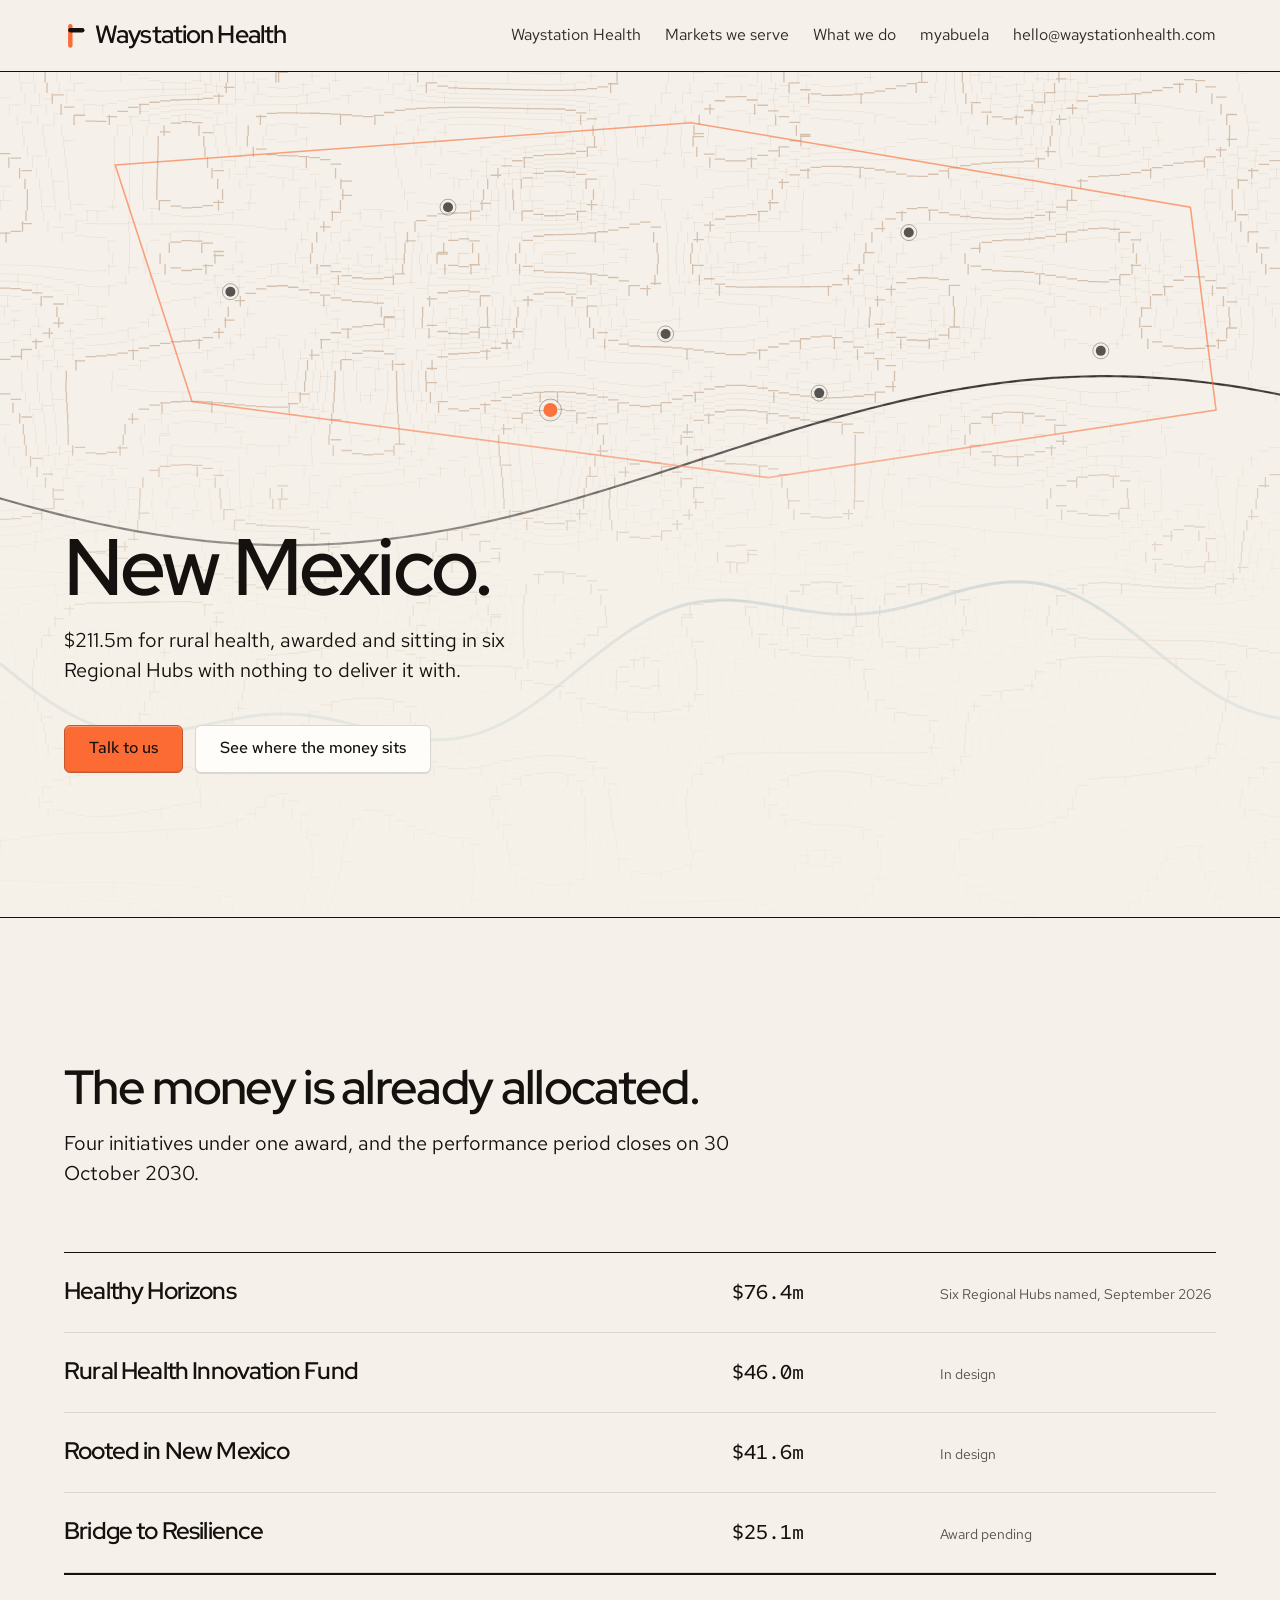
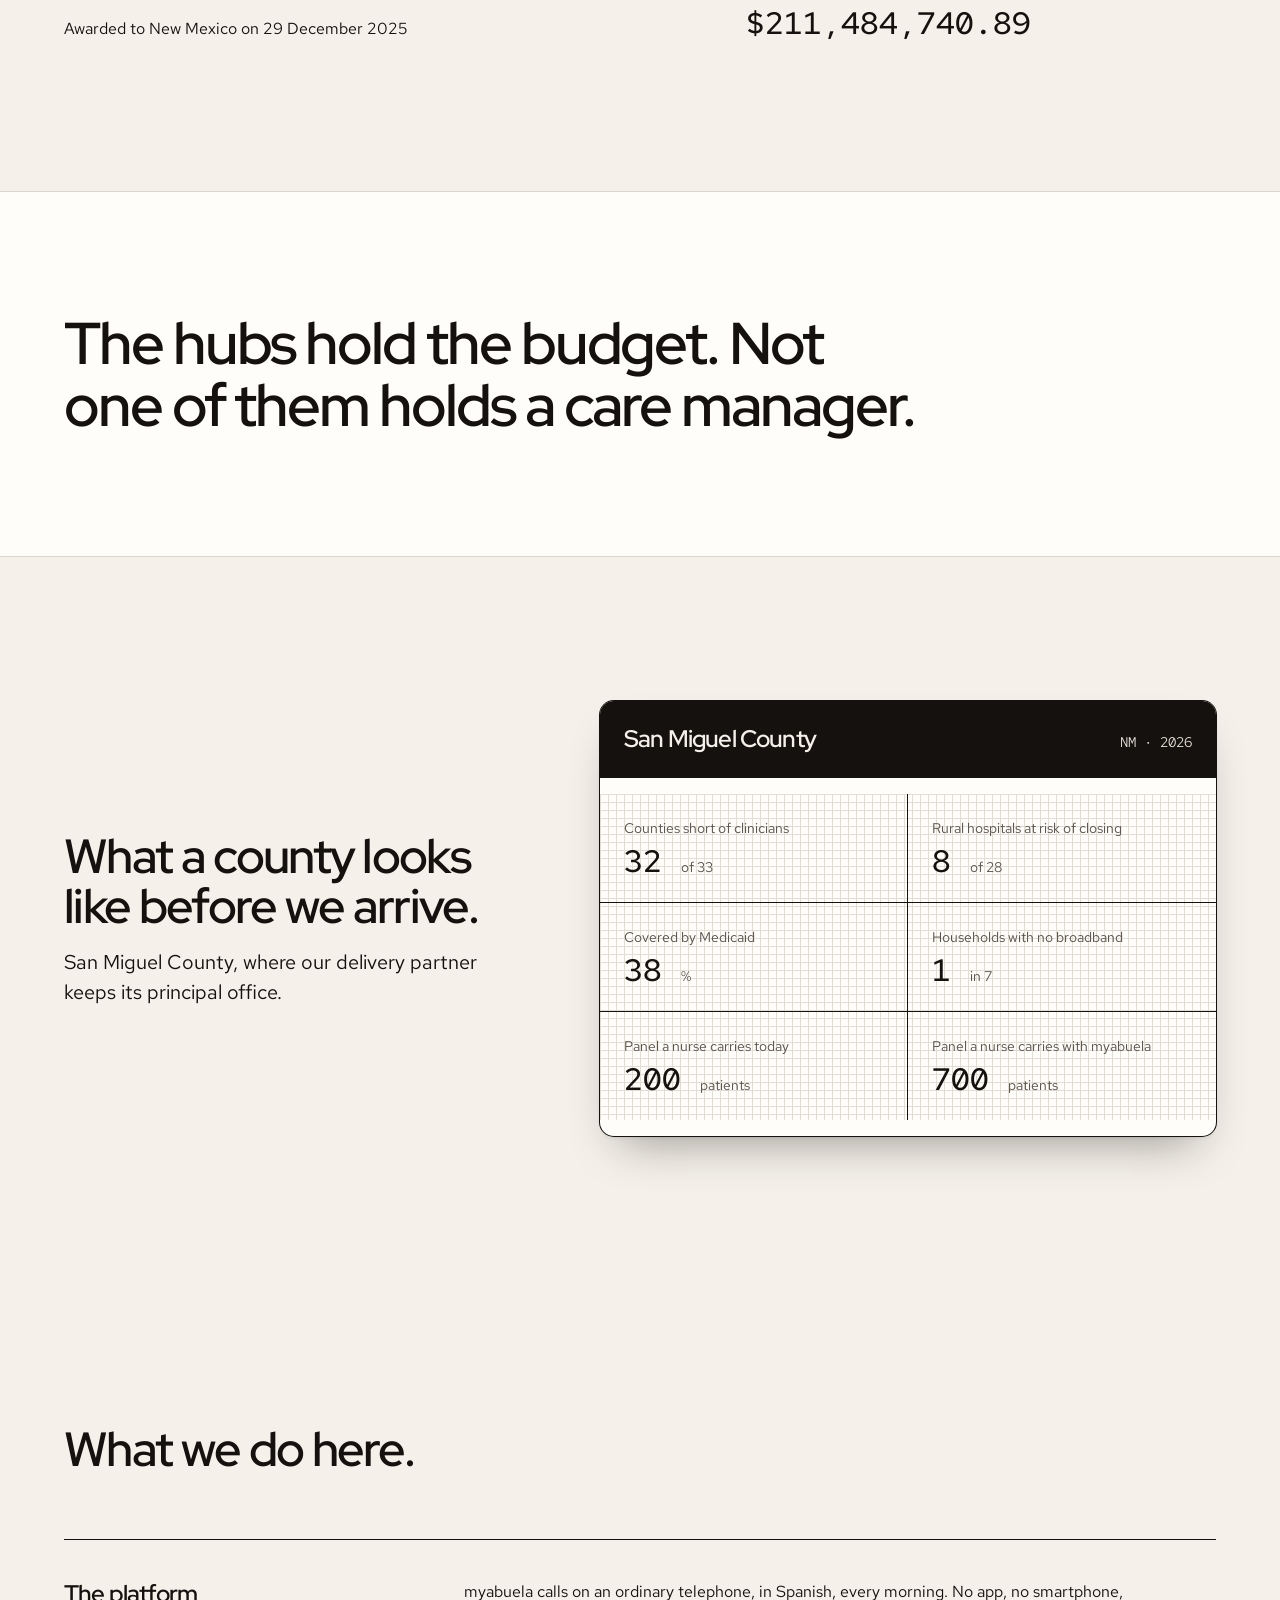
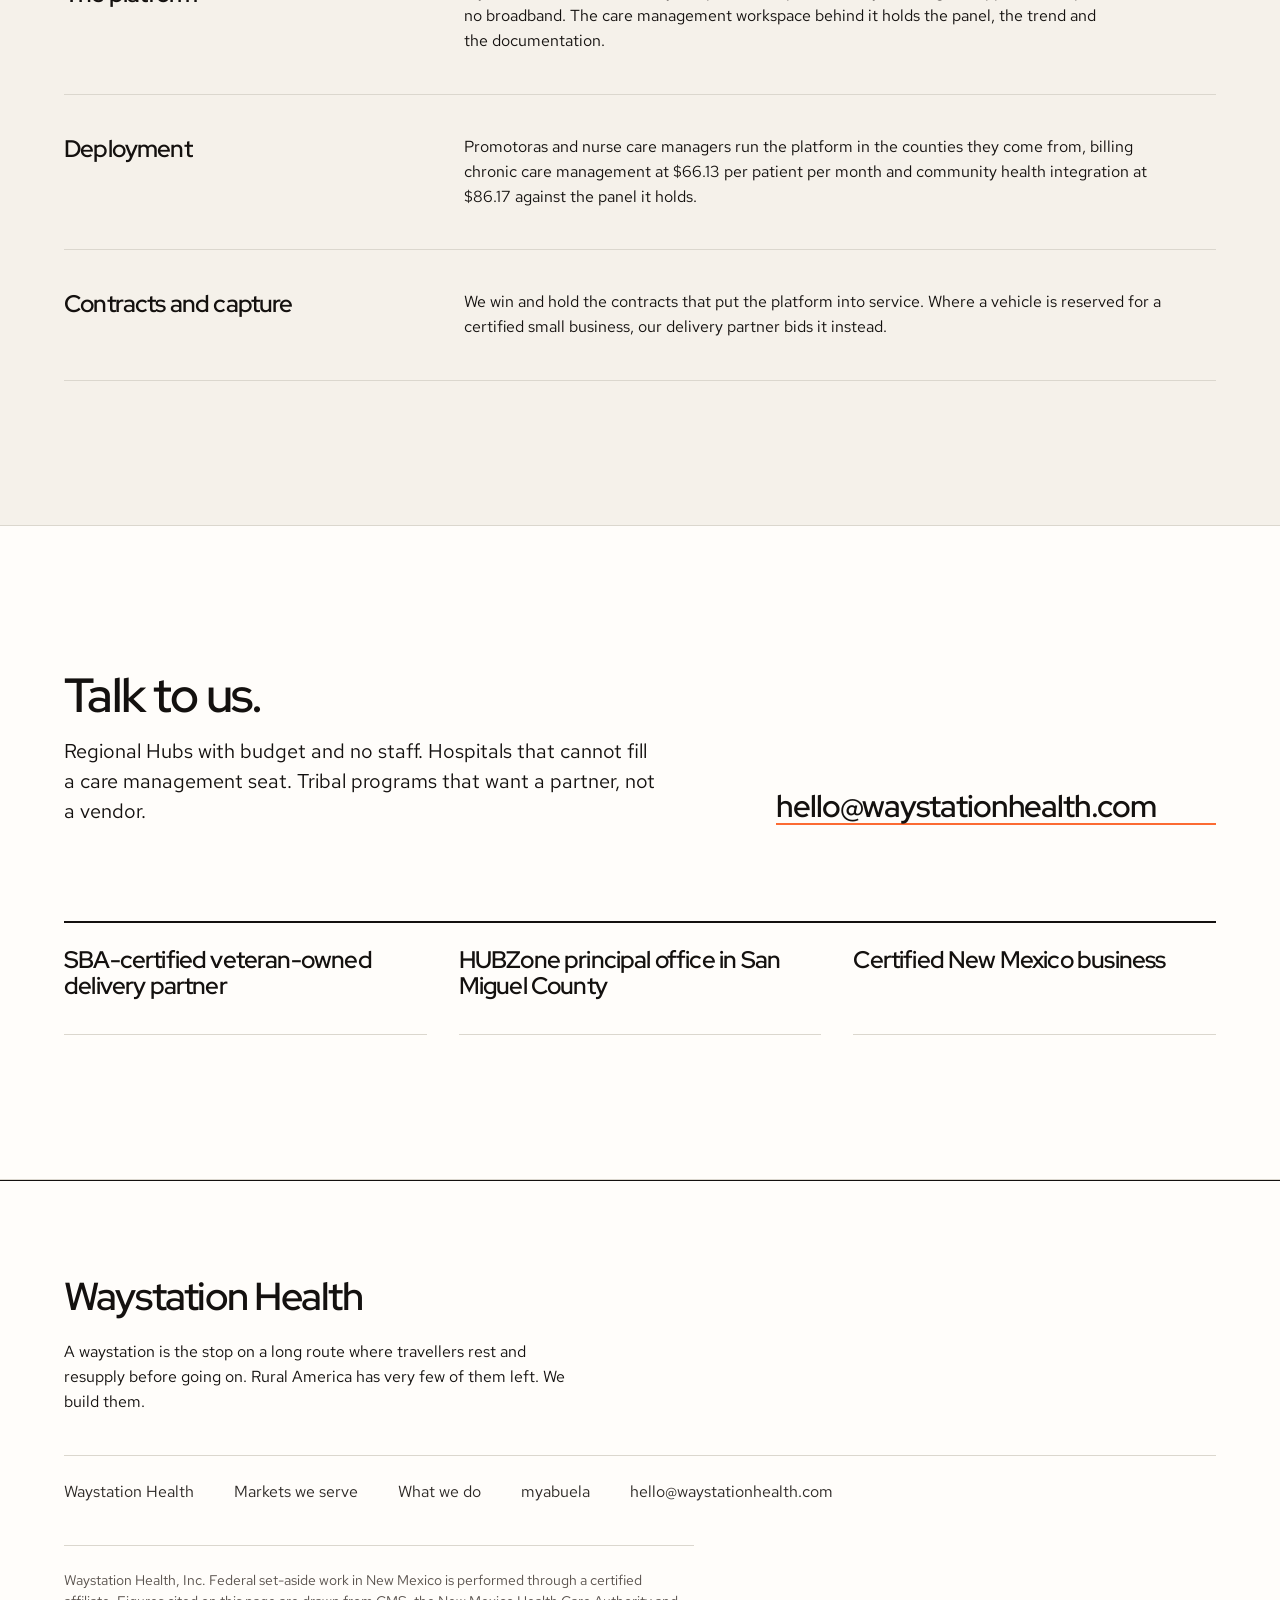
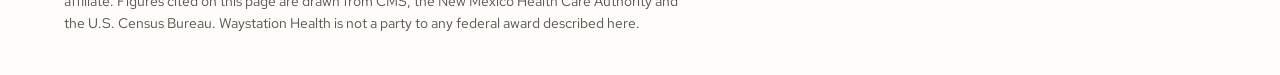
<file: new-mexico.html>
<!doctype html>
  <html lang="en">
  <head>
  <meta charset="utf-8">
  <meta name="viewport" content="width=device-width, initial-scale=1">
  <title>New Mexico &middot; Waystation Health</title>
<meta name="description" content="Waystation Health puts its rural health platform into service in the New Mexico counties with the fewest clinicians, under the contracts the state has already funded.">
<link rel="preconnect" href="https://fonts.googleapis.com">
  <link rel="preconnect" href="https://fonts.gstatic.com" crossorigin>
  <link href="https://fonts.googleapis.com/css2?family=Red+Hat+Display:wght@600&family=Red+Hat+Text:wght@400;500&family=Red+Hat+Mono:wght@400;500&display=swap" rel="stylesheet">
  <link rel="stylesheet" href="./style.css">
  <link rel="icon" href="data:image/svg+xml,<svg xmlns='http://www.w3.org/2000/svg' viewBox='0 0 28 30'><rect x='5' y='1' width='5.4' height='29' rx='2.7' fill='%23C2552E'/><rect x='5' y='6' width='20' height='5.2' rx='2.6' fill='%231D2330'/></svg>">
  </head>
  <body>

  <header class="masthead">
  <div class="container masthead__inner">
  <a class="wordmark" href="index.html">
  <svg width="23" height="25" viewBox="0 0 28 30" aria-hidden="true"><rect x="5" y="1" width="5.4" height="29" rx="2.7" fill="var(--color-accent)"/><rect x="5" y="6" width="20" height="5.2" rx="2.6" fill="var(--color-ink)"/></svg>
  Waystation Health
</a>
  <nav aria-label="Primary">
  <a href="index.html">Waystation Health</a>
  <a href="index.html#markets">Markets we serve</a>
  <a href="#work">What we do</a>
  <a href="myabuela.html">myabuela</a>
  <a href="mailto:hello@waystationhealth.com">hello@waystationhealth.com</a>
  </nav>
  </div>
  </header>

  <main>

  <section class="hero">
  <canvas class="hero__map" id="survey" aria-hidden="true"></canvas>
  <div class="hero__scrim"></div>
  <div class="hero__body">
  <div class="container">
  <h1>New Mexico.</h1>
  <p class="lead">$211.5m for rural health, awarded and sitting in six Regional Hubs with nothing to deliver it with.</p>
  <div class="hero__actions">
  <a class="btn btn--primary" href="mailto:hello@waystationhealth.com">Talk to us</a>
<a class="btn" href="#money">See where the money sits</a>
</div>
</div>
</div>
</section>

<section class="section" id="money">
<div class="container">
<div class="head">
<h2>The money is already allocated.</h2>
<p class="lead">Four initiatives under one award, and the performance period closes on 30 October 2030.</p>
  </div>
  <div class="section__body">
  <div class="index">
  <div class="index__row">
  <h3>Healthy Horizons</h3>
  <p class="amount">$76.4m</p>
  <p class="state">Six Regional Hubs named, September 2026</p>
  </div>
  <div class="index__row">
  <h3>Rural Health Innovation Fund</h3>
  <p class="amount">$46.0m</p>
  <p class="state">In design</p>
  </div>
  <div class="index__row">
  <h3>Rooted in New Mexico</h3>
  <p class="amount">$41.6m</p>
  <p class="state">In design</p>
  </div>
  <div class="index__row">
  <h3>Bridge to Resilience</h3>
<p class="amount">$25.1m</p>
<p class="state">Award pending</p>
</div>
  <div class="index__total">
  <p>Awarded to New Mexico on 29 December 2025</p>
  <p class="amount">$211,484,740.89</p>
  </div>
  </div>
  </div>
  </div>
  </section>

  <section class="section section--tight section--paper2">
  <div class="container">
  <p class="statement">The hubs hold the budget. Not one of them holds a care manager.</p>
  </div>
  </section>

  <section class="section" id="county">
  <div class="container">
  <div class="case">
  <div class="head">
  <h2>What a county looks like before we arrive.</h2>
  <p class="lead">San Miguel County, where our delivery partner keeps its principal office.</p>
  </div>
  <div class="entry">
  <div class="entry__head">
  <h3>San Miguel County</h3>
<p class="when">NM &middot; 2026</p>
  </div>
  <dl class="entry__grid">
  <div class="entry__cell">
  <dt>Counties short of clinicians</dt>
  <dd>32 <span class="unit">of 33</span></dd>
  </div>
  <div class="entry__cell">
  <dt>Rural hospitals at risk of closing</dt>
  <dd>8 <span class="unit">of 28</span></dd>
  </div>
  <div class="entry__cell">
  <dt>Covered by Medicaid</dt>
<dd>38 <span class="unit">%</span></dd>
  </div>
  <div class="entry__cell">
  <dt>Households with no broadband</dt>
  <dd>1 <span class="unit">in 7</span></dd>
  </div>
  <div class="entry__cell">
  <dt>Panel a nurse carries today</dt>
<dd>200 <span class="unit">patients</span></dd>
</div>
<div class="entry__cell">
  <dt>Panel a nurse carries with myabuela</dt>
  <dd>700 <span class="unit">patients</span></dd>
  </div>
  </dl>
  </div>
  </div>
  </div>
  </section>

  <section class="section" id="work">
  <div class="container">
  <div class="head">
  <h2>What we do here.</h2>
</div>
<div class="section__body">
<div class="rows">
<div class="rows__row">
<h3>The platform</h3>
<p>myabuela calls on an ordinary telephone, in Spanish, every morning. No app, no smartphone, no broadband. The care management workspace behind it holds the panel, the trend and the documentation.</p>
  </div>
  <div class="rows__row">
  <h3>Deployment</h3>
  <p>Promotoras and nurse care managers run the platform in the counties they come from, billing chronic care management at $66.13 per patient per month and community health integration at $86.17 against the panel it holds.</p>
  </div>
  <div class="rows__row">
  <h3>Contracts and capture</h3>
  <p>We win and hold the contracts that put the platform into service. Where a vehicle is reserved for a certified small business, our delivery partner bids it instead.</p>
  </div>
  </div>
  </div>
  </div>
  </section>

  <section class="section section--paper2 close">
  <div class="container">
  <div class="close__top">
  <div class="head">
  <h2>Talk to us.</h2>
  <p class="lead">Regional Hubs with budget and no staff. Hospitals that cannot fill a care management seat. Tribal programs that want a partner, not a vendor.</p>
</div>
<a class="mailto" href="mailto:hello@waystationhealth.com">hello@waystationhealth.com</a>
  </div>
  <div class="creds">
  <div>SBA-certified veteran-owned delivery partner</div>
<div>HUBZone principal office in San Miguel County</div>
<div>Certified New Mexico business</div>
  </div>
  </div>
  </section>

  </main>

  <footer class="mast">
  <div class="container">
  <p class="mast__name">Waystation Health</p>
  <p class="mast__meaning">A waystation is the stop on a long route where travellers rest and resupply before going on. Rural America has very few of them left. We build them.</p>
<div class="mast__links">
<a href="index.html">Waystation Health</a>
  <a href="index.html#markets">Markets we serve</a>
  <a href="#work">What we do</a>
  <a href="myabuela.html">myabuela</a>
  <a href="mailto:hello@waystationhealth.com">hello@waystationhealth.com</a>
  </div>
  <p class="mast__legal">Waystation Health, Inc. Federal set-aside work in New Mexico is performed through a certified affiliate. Figures cited on this page are drawn from CMS, the New Mexico Health Care Authority and the U.S. Census Bureau. Waystation Health is not a party to any federal award described here.</p>
  </div>
  </footer>

  <script>
  (() => {
  const c = document.getElementById('survey');
if (!c || !c.getContext) return;
const ctx = c.getContext('2d');
const css = getComputedStyle(document.documentElement);
const tok = (n) => css.getPropertyValue(n).trim();

let s = 20261029;
const rnd = () => (s = (s * 1664525 + 1013904223) >>> 0) / 4294967296;
const G = 14, grid = [];
for (let y = 0; y <= G; y++) { grid[y] = []; for (let x = 0; x <= G; x++) grid[y][x] = rnd(); }
const smooth = (t) => t * t * (3 - 2 * t);
const noise = (x, y) => {
const gx = x * G, gy = y * G;
const x0 = Math.min(G - 1, Math.floor(gx)), y0 = Math.min(G - 1, Math.floor(gy));
const tx = smooth(gx - x0), ty = smooth(gy - y0);
const a = grid[y0][x0], b = grid[y0][x0 + 1], d = grid[y0 + 1][x0], e = grid[y0 + 1][x0 + 1];
return (a * (1 - tx) + b * tx) * (1 - ty) + (d * (1 - tx) + e * tx) * ty;
};

const pins = [
[0.18, 0.26], [0.35, 0.16], [0.52, 0.31],
[0.71, 0.19], [0.64, 0.38], [0.86, 0.33], [0.43, 0.40]
];

function draw() {
const w = c.clientWidth, h = c.clientHeight, dpr = Math.min(devicePixelRatio || 1, 2);
if (!w || !h) return;
c.width = w * dpr; c.height = h * dpr;
ctx.setTransform(dpr, 0, 0, dpr, 0, 0);
ctx.clearRect(0, 0, w, h);
ctx.fillStyle = tok('--color-paper'); ctx.fillRect(0, 0, w, h);

const N = 120, cols = Math.ceil(w / (w / N)), step = w / N, rows = Math.ceil(h / step);
const val = (ix, iy) => noise(ix / N, (iy * step) / h);

for (let L = 1; L < 12; L++) {
const level = L / 12, major = L % 4 === 0;
ctx.beginPath();
ctx.lineWidth = major ? 1.3 : 0.6;
ctx.strokeStyle = tok('--color-contour');
ctx.globalAlpha = major ? 0.42 : 0.2;
for (let iy = 0; iy < rows; iy++) {
for (let ix = 0; ix < cols; ix++) {
const a = val(ix, iy), b = val(ix + 1, iy), d = val(ix, iy + 1);
const x = ix * step, y = iy * step;
if ((a < level) !== (b < level)) {
const t = (level - a) / (b - a);
ctx.moveTo(x + step * t, y); ctx.lineTo(x + step * t, y + step * 0.98);
}
if ((a < level) !== (d < level)) {
const t = (level - a) / (d - a);
ctx.moveTo(x, y + step * t); ctx.lineTo(x + step * 0.98, y + step * t);
}
}
}
ctx.stroke();
}
ctx.globalAlpha = 1;

ctx.beginPath();
ctx.strokeStyle = tok('--color-water'); ctx.lineWidth = 3; ctx.globalAlpha = 0.5;
for (let x = 0; x <= w; x += 8) {
const y = h * (0.70 + 0.09 * Math.sin(x / 190) + 0.03 * Math.sin(x / 61));
x ? ctx.lineTo(x, y) : ctx.moveTo(x, y);
}
ctx.stroke();

ctx.beginPath();
ctx.strokeStyle = tok('--color-ink'); ctx.lineWidth = 2.2; ctx.globalAlpha = 0.75;
for (let x = -20; x <= w + 20; x += 8) {
const y = h * (0.46 + 0.10 * Math.sin((x + 120) / 260));
x <= -20 ? ctx.moveTo(x, y) : ctx.lineTo(x, y);
}
ctx.stroke();
ctx.setLineDash([7, 9]); ctx.lineWidth = 1; ctx.globalAlpha = 0.5;
ctx.stroke(); ctx.setLineDash([]);
ctx.globalAlpha = 1;

ctx.beginPath();
ctx.strokeStyle = tok('--color-accent'); ctx.lineWidth = 1.6; ctx.globalAlpha = 0.6;
const edge = [[0.09, 0.11], [0.54, 0.06], [0.93, 0.16], [0.95, 0.40], [0.60, 0.48], [0.15, 0.39]];
edge.forEach(([px, py], i) => i ? ctx.lineTo(px * w, py * h) : ctx.moveTo(px * w, py * h));
ctx.closePath(); ctx.stroke(); ctx.globalAlpha = 1;

pins.forEach(([px, py], i) => {
  const x = px * w, y = py * h, last = i === pins.length - 1;
ctx.beginPath(); ctx.arc(x, y, last ? 7 : 5, 0, Math.PI * 2);
ctx.fillStyle = last ? tok('--color-accent') : tok('--color-ink');
ctx.globalAlpha = last ? 1 : 0.7; ctx.fill(); ctx.globalAlpha = 1;
ctx.beginPath(); ctx.arc(x, y, last ? 11 : 8, 0, Math.PI * 2);
ctx.strokeStyle = tok('--color-ink'); ctx.lineWidth = 1; ctx.globalAlpha = 0.32;
ctx.stroke(); ctx.globalAlpha = 1;
});
}

draw();
let t; addEventListener('resize', () => { clearTimeout(t); t = setTimeout(draw, 160); }, { passive: true });
})();
</script>

</body>
</html>
</file>
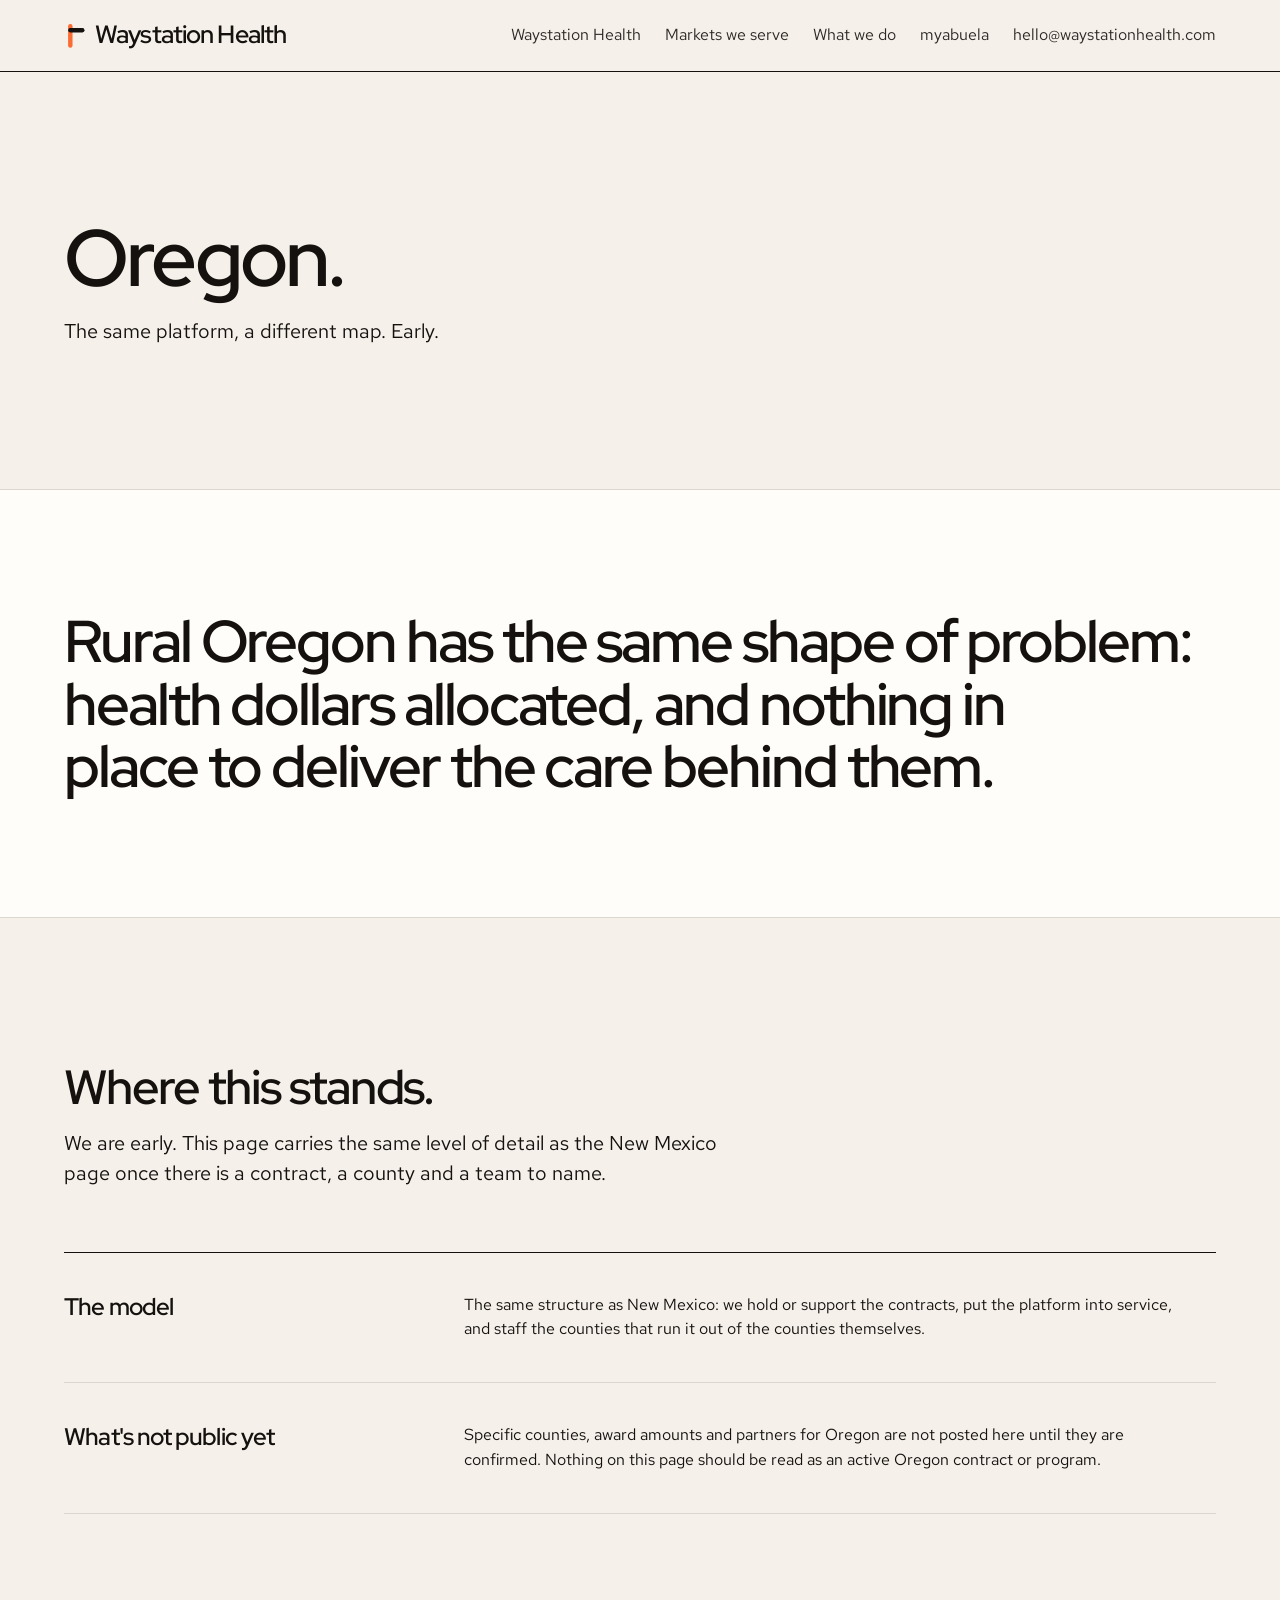
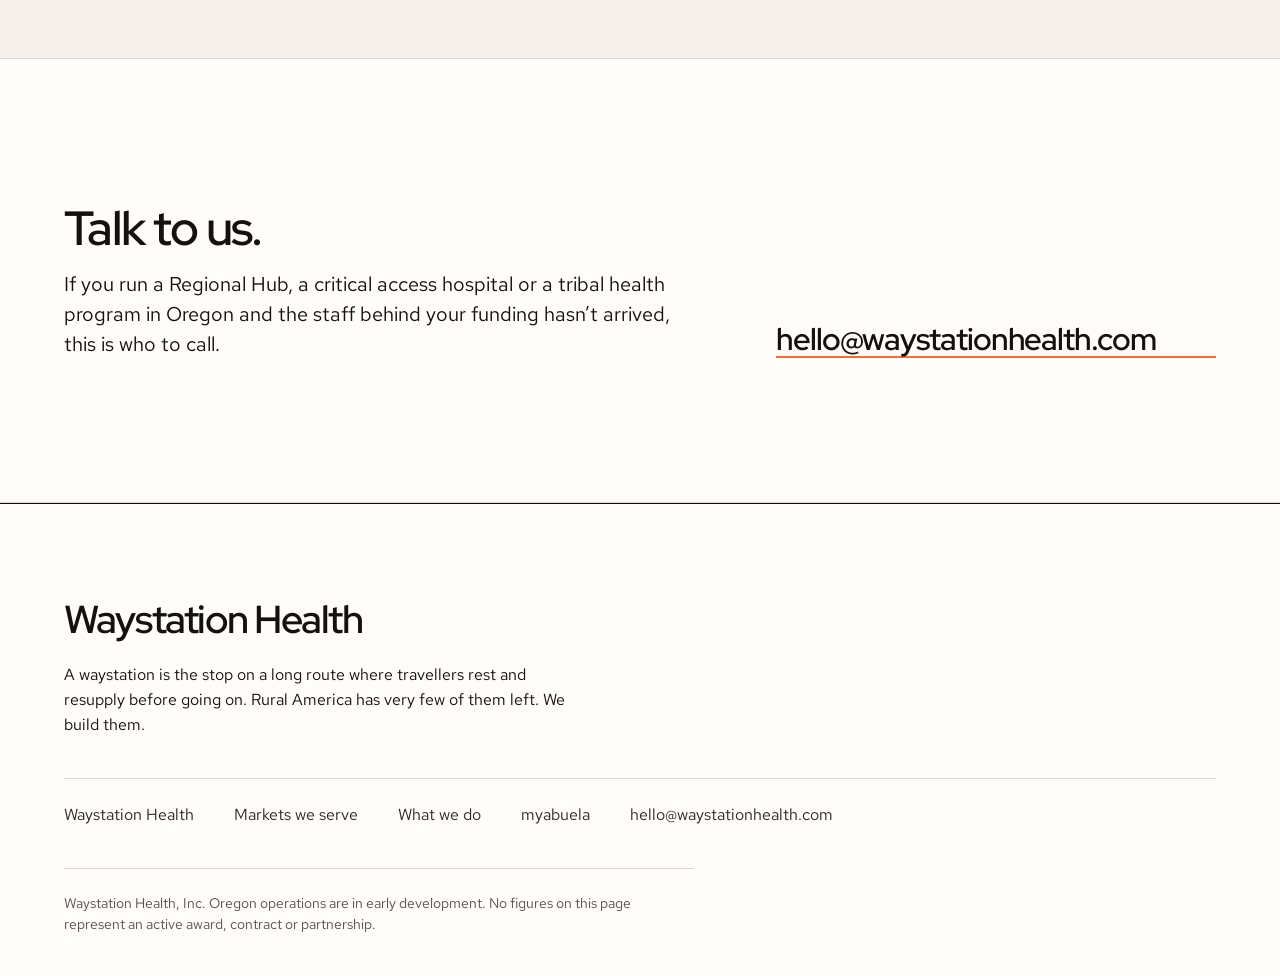
<file: oregon.html>
<!doctype html>
  <html lang="en">
  <head>
  <meta charset="utf-8">
  <meta name="viewport" content="width=device-width, initial-scale=1">
  <title>Oregon &middot; Waystation Health</title>
<meta name="description" content="Waystation Health is bringing the same rural health platform and contracting model to Oregon.">
<link rel="preconnect" href="https://fonts.googleapis.com">
  <link rel="preconnect" href="https://fonts.gstatic.com" crossorigin>
  <link href="https://fonts.googleapis.com/css2?family=Red+Hat+Display:wght@600&family=Red+Hat+Text:wght@400;500&family=Red+Hat+Mono:wght@400;500&display=swap" rel="stylesheet">
  <link rel="stylesheet" href="./style.css">
  <link rel="icon" href="data:image/svg+xml,<svg xmlns='http://www.w3.org/2000/svg' viewBox='0 0 28 30'><rect x='5' y='1' width='5.4' height='29' rx='2.7' fill='%23C2552E'/><rect x='5' y='6' width='20' height='5.2' rx='2.6' fill='%231D2330'/></svg>">
  </head>
  <body>

  <header class="masthead">
  <div class="container masthead__inner">
  <a class="wordmark" href="index.html">
  <svg width="23" height="25" viewBox="0 0 28 30" aria-hidden="true"><rect x="5" y="1" width="5.4" height="29" rx="2.7" fill="var(--color-accent)"/><rect x="5" y="6" width="20" height="5.2" rx="2.6" fill="var(--color-ink)"/></svg>
  Waystation Health
</a>
  <nav aria-label="Primary">
  <a href="index.html">Waystation Health</a>
  <a href="index.html#markets">Markets we serve</a>
  <a href="index.html#work">What we do</a>
  <a href="myabuela.html">myabuela</a>
  <a href="mailto:hello@waystationhealth.com">hello@waystationhealth.com</a>
  </nav>
  </div>
  </header>

  <main>

  <section class="section" style="padding-top: var(--space-4xl);">
  <div class="container">
  <div class="head">
  <h1>Oregon.</h1>
  <p class="lead">The same platform, a different map. Early.</p>
  </div>
  </div>
  </section>

  <section class="section section--tight section--paper2">
  <div class="container">
  <p class="statement">Rural Oregon has the same shape of problem: health dollars allocated, and nothing in place to deliver the care behind them.</p>
  </div>
  </section>

  <section class="section">
  <div class="container">
  <div class="head">
  <h2>Where this stands.</h2>
  <p class="lead">We are early. This page carries the same level of detail as the New Mexico page once there is a contract, a county and a team to name.</p>
</div>
<div class="section__body">
  <div class="rows">
  <div class="rows__row">
  <h3>The model</h3>
  <p>The same structure as New Mexico: we hold or support the contracts, put the platform into service, and staff the counties that run it out of the counties themselves.</p>
</div>
<div class="rows__row">
<h3>What's not public yet</h3>
<p>Specific counties, award amounts and partners for Oregon are not posted here until they are confirmed. Nothing on this page should be read as an active Oregon contract or program.</p>
  </div>
  </div>
  </div>
  </div>
  </section>

  <section class="section section--paper2 close">
  <div class="container">
  <div class="close__top">
  <div class="head">
  <h2>Talk to us.</h2>
  <p class="lead">If you run a Regional Hub, a critical access hospital or a tribal health program in Oregon and the staff behind your funding hasn&rsquo;t arrived, this is who to call.</p>
  </div>
  <a class="mailto" href="mailto:hello@waystationhealth.com">hello@waystationhealth.com</a>
  </div>
  </div>
  </section>

  </main>

  <footer class="mast">
  <div class="container">
  <p class="mast__name">Waystation Health</p>
  <p class="mast__meaning">A waystation is the stop on a long route where travellers rest and resupply before going on. Rural America has very few of them left. We build them.</p>
<div class="mast__links">
<a href="index.html">Waystation Health</a>
  <a href="index.html#markets">Markets we serve</a>
  <a href="index.html#work">What we do</a>
  <a href="myabuela.html">myabuela</a>
  <a href="mailto:hello@waystationhealth.com">hello@waystationhealth.com</a>
  </div>
  <p class="mast__legal">Waystation Health, Inc. Oregon operations are in early development. No figures on this page represent an active award, contract or partnership.</p>
</div>
</footer>

</body>
</html>
</file>
<file: style.css>
/* Hallmark · shape: Marquee Hero · genre: modern-minimal · theme: Furrow (deal 3/3, seed rural-health-company-staffs-19d2·b29e5651·2026-10-29·r0) · redesign: full
 * hero: Poster · nav: masthead · footer: mast · imagery: none, the generated survey map carries the page · signature: the survey map of the service area, hubs pinned, drawn on a canvas
 * axes: light/grotesk-sans/warm · posture: committed · contrast: pass · fold: pass · draw: 892a56 · v2.0.0 */
/* Hallmark · pre-emit critique: P4 H4 E3 S4 R4 V4 · weakest: E, the page states figures it cannot show a picture of, so the map and the notebook card do the showing and every figure carries its unit */
/* Hallmark · dropped #what, #how, #why, #who, #care, #contact, #arms, #sky · in-page anchors for sections 8 recomposed away; every destination they led to is on the page under #money, #county, #work · no external link, form, handler or test hook was dropped */
/* Hallmark · reworded "Three capabilities, one patient." to "What we actually do." · 54 and F26 named it (an eyebrow pattern ending on a stub) · the flywheel heads "Contracts fund the deployment / Deployment builds a panel / Care management bills the panel / Technology multiplies it" dropped whole · 54 names the 01/02/03 label run above them */
@import url("./tokens.css");
@import url("./base.css");

/* ---------- canvas ---------- */
.container { max-width: var(--container); margin-inline: auto; padding-inline: var(--gutter); }

/* ---------- masthead ---------- */
.masthead { border-bottom: var(--rule-hair) solid var(--color-ink); background: var(--color-paper); }
.masthead__inner { display: flex; align-items: center; justify-content: space-between;
  gap: var(--space-lg); padding-block: var(--space-md); flex-wrap: wrap; }
.wordmark { display: inline-flex; align-items: center; gap: var(--space-xs);
  font-family: var(--font-display); font-weight: var(--display-weight); font-size: var(--text-xl);
  letter-spacing: var(--tracking-display); color: var(--color-ink); text-decoration: none; }
.wordmark svg { display: block; }
.masthead nav { display: flex; align-items: center; gap: var(--space-lg); flex-wrap: wrap; }
.masthead nav a { font-size: var(--text-md); color: var(--color-ink-2); text-decoration: none;
  text-underline-offset: 4px; }
.masthead nav a:hover { text-decoration: underline; }

/* ---------- controls ---------- */
.btn { display: inline-flex; align-items: center; justify-content: center; min-height: 48px;
  padding-inline: var(--space-lg); border: var(--rule-hair) solid var(--color-rule);
  border-radius: var(--radius-pill); font-family: var(--font-body); font-size: var(--text-md);
  font-weight: 500; text-decoration: none; white-space: nowrap;
  background: var(--color-paper-2); color: var(--color-ink);
  box-shadow: inset 0 1px 0 var(--color-sheet), 0 1px 1px var(--color-rule);
  transition: background-color var(--dur-short) var(--ease-out), box-shadow var(--dur-short) var(--ease-out); }
.btn:hover { background: var(--color-paper-3); }
.btn:active { transform: translateY(1px); }
.btn--primary { background: var(--color-accent); color: var(--color-accent-ink);
  border-color: color-mix(in oklab, var(--color-accent) 78%, var(--color-ink));
  box-shadow: inset 0 1px 0 color-mix(in oklab, var(--color-sheet) 32%, transparent),
              inset 0 -1px 0 color-mix(in oklab, var(--color-ink) 10%, transparent); }
.btn--primary:hover { background: color-mix(in oklab, var(--color-accent) 88%, var(--color-ink)); }

/* ---------- hero: Poster over the survey map ---------- */
.hero { position: relative; min-height: 94dvh; display: flex; align-items: flex-end;
  overflow: hidden; border-bottom: var(--rule-hair) solid var(--color-ink); }
.hero__map { position: absolute; inset: 0; width: 100%; height: 100%; display: block; z-index: 1; }
.hero__scrim { position: absolute; inset: 0; z-index: 2; pointer-events: none;
  background: linear-gradient(to top,
    color-mix(in oklab, var(--color-paper) 94%, transparent) 0%,
    color-mix(in oklab, var(--color-paper) 72%, transparent) 34%,
    transparent 62%); }
.hero__body { position: relative; z-index: 3; width: 100%; padding-block: var(--space-3xl) var(--space-4xl); }
.hero h1 { max-width: 14ch; overflow-wrap: break-word; min-width: 0; margin: 0; }
.hero .lead { max-width: 40ch; margin-top: var(--space-md); }
.hero__actions { display: flex; gap: var(--space-sm); margin-top: var(--space-xl); flex-wrap: wrap; }

/* ---------- sections ---------- */
.section { padding-block: var(--section-gap); }
.section--tight { padding-block: var(--section-gap-s); }
.section--paper2 { background: var(--color-paper-2); border-block: var(--rule-hair) solid var(--color-rule); }
.head { max-width: 46rem; }
.head h2 { margin: 0; overflow-wrap: break-word; min-width: 0; }
.head .lead { margin-top: var(--space-md); }
.section__body { margin-top: var(--space-2xl); }

/* ---------- index: the money ---------- */
.index { border-top: var(--rule-hair) solid var(--color-ink); }
.index__row { display: grid; grid-template-columns: minmax(0, 7fr) minmax(0, 2fr) minmax(0, 3fr);
  gap: var(--space-lg); align-items: baseline; padding-block: var(--space-lg);
  border-bottom: var(--rule-hair) solid var(--color-rule); }
.index__row h3 { font-size: var(--text-title); margin: 0; }
.index__row .amount { font-family: var(--font-outlier); font-variant-numeric: tabular-nums;
  font-size: var(--text-lg); font-weight: 500; color: var(--color-ink); }
.index__row .state { font-size: var(--text-sm); color: var(--color-muted); }
.index__total { display: grid; grid-template-columns: minmax(0, 7fr) minmax(0, 5fr);
  gap: var(--space-lg); align-items: baseline; padding-top: var(--space-lg);
  border-top: 2px solid var(--color-ink); }
.index__total .amount { font-family: var(--font-outlier); font-variant-numeric: tabular-nums;
  font-size: var(--text-2xl); font-weight: 500; }
.index__total p { margin: 0; }

/* ---------- statement ---------- */
.statement { font-family: var(--font-display); font-weight: var(--display-weight);
  font-size: var(--text-display-s); line-height: 1.05; letter-spacing: var(--tracking-display);
  max-width: 34ch; margin: 0; color: var(--color-ink); text-wrap: balance;
  overflow-wrap: break-word; min-width: 0; }

/* ---------- the notebook card ---------- */
.case { display: grid; grid-template-columns: minmax(0, 5fr) minmax(0, 7fr);
  gap: var(--space-3xl); align-items: center; }
.entry { border-radius: var(--radius-entry); background: var(--color-paper-2);
  box-shadow: 0 0 0 1px var(--color-ink), var(--shadow-lift); overflow: hidden; }
.entry__head { display: flex; align-items: baseline; justify-content: space-between;
  gap: var(--space-md); padding: var(--space-lg); background: var(--color-ink); color: var(--color-paper); }
.entry__head h3 { margin: 0; font-size: var(--text-title); color: var(--color-paper); }
.entry__head .when { font-family: var(--font-outlier); font-variant-numeric: tabular-nums;
  font-size: var(--text-sm); color: var(--color-paper-3); }
.entry__grid { display: grid; grid-template-columns: repeat(2, minmax(0, 1fr));
  background:
    linear-gradient(var(--color-grid) 1px, transparent 1px) 0 0 / 8px 8px,
    linear-gradient(90deg, var(--color-grid) 1px, transparent 1px) 0 0 / 8px 8px,
    var(--color-paper-2); }
.entry__cell { padding: var(--space-lg); border-right: 1px solid var(--color-ink);
  border-bottom: 1px solid var(--color-ink); }
.entry__cell:nth-child(2n) { border-right: 0; }
.entry__cell:nth-last-child(-n+2) { border-bottom: 0; }
.entry__cell dt { font-size: var(--text-sm); color: var(--color-muted); margin: 0 0 var(--space-2xs); }
.entry__cell dd { margin: 0; font-family: var(--font-outlier); font-variant-numeric: tabular-nums;
  font-size: var(--text-2xl); font-weight: 500; color: var(--color-ink); line-height: 1.1; }
.entry__cell dd .unit { font-family: var(--font-body); font-size: var(--text-sm);
  font-weight: 400; color: var(--color-muted); }

/* ---------- rows: what we do ---------- */
.rows { border-top: var(--rule-hair) solid var(--color-ink); }
.rows__row { display: grid; grid-template-columns: minmax(0, 4fr) minmax(0, 8fr);
  gap: var(--space-lg); padding-block: var(--space-xl);
  border-bottom: var(--rule-hair) solid var(--color-rule); }
.rows__row h3 { margin: 0; font-size: var(--text-title); }
.rows__row p { margin: 0; }

/* ---------- close ---------- */
.close__top { display: grid; grid-template-columns: minmax(0, 7fr) minmax(0, 5fr);
  gap: var(--space-3xl); align-items: end; }
.close .mailto { display: inline-block; margin-top: var(--space-xl);
  font-family: var(--font-display); font-weight: var(--display-weight);
  font-size: var(--text-2xl); letter-spacing: var(--tracking-display); line-height: 1.1;
  color: var(--color-ink); text-decoration: none;
  border-bottom: 2px solid var(--color-accent);
  overflow-wrap: anywhere; word-break: break-word; min-width: 0; max-width: 100%; }
.close .mailto:hover { border-bottom-color: var(--color-ink); }
.creds { display: grid; grid-template-columns: repeat(3, minmax(0, 1fr));
  gap: 0 var(--gap-columns); margin-top: var(--space-3xl);
  border-top: 2px solid var(--color-ink); }
.creds div { padding-block: var(--space-lg); min-height: 112px;
  border-bottom: var(--rule-hair) solid var(--color-rule);
  font-size: var(--text-title); font-family: var(--font-display);
  font-weight: var(--display-weight); letter-spacing: var(--tracking-display);
  line-height: 1.1; color: var(--color-ink); overflow-wrap: break-word; min-width: 0; }

/* ---------- footer: mast ---------- */
.mast { border-top: var(--rule-hair) solid var(--color-ink); padding-block: var(--space-3xl) var(--space-xl);
  background: var(--color-paper-2); }
.mast__name { font-family: var(--font-display); font-weight: var(--display-weight);
  font-size: var(--text-3xl); letter-spacing: var(--tracking-display); line-height: 1;
  margin: 0 0 var(--space-lg); color: var(--color-ink); }
.mast__links { display: flex; flex-wrap: wrap; gap: var(--space-lg) var(--space-xl);
  padding-top: var(--space-lg); border-top: var(--rule-hair) solid var(--color-rule); }
.mast__links a { font-size: var(--text-md); color: var(--color-ink-2); text-decoration: none; }
.mast__links a:hover { text-decoration: underline; }
.mast__meaning { max-width: 46ch; margin: 0 0 var(--space-xl); }
.mast__legal { margin-top: var(--space-xl); padding-top: var(--space-lg);
  border-top: var(--rule-hair) solid var(--color-rule);
  font-size: var(--text-sm); color: var(--color-muted); max-width: 70ch; }

/* ---------- milepost: the two states ---------- */
.states { display: grid; grid-template-columns: repeat(2, minmax(0, 1fr)); gap: var(--gap-columns); align-items: start; }
.entry__note { padding: var(--space-xl); display: grid; gap: var(--space-md); }
.entry__note p { margin: 0; max-width: none; }
.entry__links { display: flex; flex-wrap: wrap; gap: var(--space-sm) var(--space-lg);
  margin-top: var(--space-xs); padding-top: var(--space-md);
  border-top: var(--rule-hair) solid var(--color-rule); }
.entry__links a { font-size: var(--text-md); color: var(--color-ink-2);
  text-decoration: underline; text-decoration-color: var(--color-accent);
  text-decoration-thickness: 2px; overflow-wrap: anywhere; }
.entry__links a:hover { text-decoration-color: var(--color-ink); }

/* ---------- milepost: the five markers ---------- */
.steps { list-style: none; margin: 0; padding: 0; border-top: var(--rule-hair) solid var(--color-ink); }
.steps__row { display: grid; grid-template-columns: minmax(0, 2fr) minmax(0, 10fr);
  gap: var(--space-lg); padding-block: var(--space-xl);
  border-bottom: var(--rule-hair) solid var(--color-rule); }
.steps__mp { font-family: var(--font-outlier); font-variant-numeric: tabular-nums;
  font-size: var(--text-lg); font-weight: 500; color: var(--color-accent); margin: 0; }
.steps__row h3 { margin: 0 0 var(--space-xs); font-size: var(--text-title); }
.steps__row p { margin: 0; }

/* ---------- milepost: fit ---------- */
.fit { display: grid; grid-template-columns: repeat(2, minmax(0, 1fr)); gap: var(--gap-columns);
  border-top: var(--rule-hair) solid var(--color-ink); }
.fit__col { padding-top: var(--space-lg); }
.fit__col h3 { margin: 0 0 var(--space-md); font-size: var(--text-title); }
.fit__col ul { margin: 0; padding: 0; list-style: none; }
.fit__col li { padding-block: var(--space-sm); border-bottom: var(--rule-hair) solid var(--color-rule);
  max-width: 46ch; }
.fit__col li:last-child { border-bottom: 0; }

/* ---------- myabuela ---------- */
.ab-hero { padding-block: var(--space-4xl) var(--section-gap); }
.ab-hero h1 { font-size: var(--text-display-s); overflow-wrap: break-word; min-width: 0; }
.ab-hero .hero__actions { display: flex; gap: var(--space-sm);
  margin-top: var(--space-xl); flex-wrap: wrap; }
.creds--figures div { font-size: var(--text-md); font-family: var(--font-body);
  font-weight: 400; letter-spacing: normal; line-height: 1.5; color: var(--color-ink-2); }
.creds--figures .fig { display: block; font-family: var(--font-outlier);
  font-variant-numeric: tabular-nums; font-size: var(--text-3xl); font-weight: 500;
  line-height: 1.05; color: var(--color-ink); margin-bottom: var(--space-xs); }
.also { margin-top: var(--space-md); font-size: var(--text-md); color: var(--color-muted); }
.also a { color: var(--color-ink-2); overflow-wrap: anywhere; }
.phone { border-radius: var(--radius-entry); background: var(--color-paper-2);
  box-shadow: 0 0 0 1px var(--color-ink), var(--shadow-lift); padding: var(--space-xl); }
.phone__line { display: grid; grid-template-columns: auto minmax(0, 1fr); gap: var(--space-md);
  padding-block: var(--space-md); border-bottom: var(--rule-hair) solid var(--color-rule); }
.phone__line:last-child { border-bottom: 0; }
.phone__who { font-family: var(--font-outlier); font-size: var(--text-sm);
  color: var(--color-muted); white-space: nowrap; }
.phone__said { margin: 0; color: var(--color-ink); }

/* ---------- full bleed photograph band ----------
 * Photographs ship greyscale and take their colour here, as a wash that runs
 * cool on the left into terracotta on the right: the further out the road
 * goes, the drier it gets, which is the whole argument of the site. Top and
 * bottom feather into the paper so a band reads as part of the page. */
.band { position: relative; isolation: isolate; overflow: hidden;
  background: var(--color-paper-3); }
.band img { display: block; width: 100%; height: clamp(200px, 29vw, 400px);
  object-fit: cover; }
.band::after { content: ""; position: absolute; inset: 0; z-index: 1;
  pointer-events: none; mix-blend-mode: color;
  background: linear-gradient(100deg,
    var(--color-water) 0%, var(--color-water) 26%,
    var(--color-contour) 54%,
    var(--color-accent) 78%, var(--color-accent) 100%); }
.band::before { content: ""; position: absolute; inset: 0; z-index: 2;
  pointer-events: none;
  background: linear-gradient(180deg,
    var(--color-paper) 0%,
    color-mix(in oklab, var(--color-paper) 10%, transparent) 26%,
    color-mix(in oklab, var(--color-paper) 10%, transparent) 62%,
    var(--color-paper) 100%); }
.band--onpaper2::before { background: linear-gradient(180deg,
    var(--color-paper-2) 0%,
    color-mix(in oklab, var(--color-paper-2) 10%, transparent) 26%,
    color-mix(in oklab, var(--color-paper-2) 10%, transparent) 62%,
    var(--color-paper-2) 100%); }
.band figcaption { position: absolute; z-index: 3; left: 0; right: 0; bottom: 0;
  padding: var(--space-lg) var(--gutter); font-family: var(--font-outlier);
  font-size: var(--text-xs); display: flex; flex-wrap: wrap;
  gap: var(--space-2xs) var(--space-md); }
/* each part carries its own paper chip, so a caption stays legible over
 * whatever part of the photograph it lands on */
.band figcaption b, .band figcaption span { padding: 3px var(--space-xs);
  border-radius: 3px; background: color-mix(in oklab, var(--color-paper) 86%, transparent); }
.band figcaption b { font-weight: 500; color: var(--color-ink); }
.band figcaption span { color: var(--color-ink-2); }

/* ---------- framed figure ---------- */
.figure { margin: 0; display: grid; gap: var(--space-md); }
.figure__frame { background: var(--color-sheet); padding: var(--space-xl);
  border-radius: var(--radius-entry); box-shadow: 0 0 0 1px var(--color-ink); }
.figure figcaption { font-size: var(--text-sm); color: var(--color-muted);
  max-width: 76ch; }

/* ---------- New Mexico, by county ---------- */
.nmmap { display: block; inline-size: auto; max-inline-size: 100%;
  block-size: auto; max-block-size: 480px; margin-inline: auto; }
.nmmap__rest path { fill: var(--color-paper-3); stroke: var(--color-sheet);
  stroke-width: 2.4; }
.nmmap__home path { fill: var(--color-accent); stroke: var(--color-sheet);
  stroke-width: 2.4; }
.nmmap__pin { fill: none; stroke: var(--color-ink); stroke-width: 3; }

.legend { display: flex; flex-wrap: wrap; gap: var(--space-sm) var(--space-lg); }
.legend > span { display: inline-flex; align-items: center; gap: var(--space-xs);
  font-family: var(--font-outlier); font-size: var(--text-xs);
  color: var(--color-ink-2); }
.legend i { inline-size: 15px; block-size: 15px; border-radius: 3px; flex: none; }
.legend i.is-home { background: var(--color-accent); }
.legend i.is-rest { background: var(--color-paper-3);
  box-shadow: inset 0 0 0 1px var(--color-rule); }

/* ---------- bars ---------- */
.bars { display: grid; gap: var(--space-lg); }
.bar__top { display: flex; justify-content: space-between; align-items: baseline;
  gap: var(--space-md); margin-bottom: var(--space-xs); }
.bar__top p { margin: 0; max-width: none; }
.bar__name { font-size: var(--text-md); }
.bar__val { font-family: var(--font-outlier); font-variant-numeric: tabular-nums;
  font-weight: 500; font-size: var(--text-lg); }
.bar__track { block-size: 15px; border-radius: var(--radius-pill);
  background: color-mix(in oklab, var(--color-ink) 10%, transparent);
  overflow: hidden; }
.bar__fill { block-size: 100%; border-radius: var(--radius-pill);
  background: var(--color-accent); }
.bar__fill--quiet { background: var(--color-contour); }
.bar__fill--green { background: var(--color-hedge); }
.bar__note { font-size: var(--text-sm); color: var(--color-muted);
  margin: var(--space-xs) 0 0; }

/* ---------- a count, drawn ---------- */
.dots { display: flex; flex-wrap: wrap; gap: 5px; margin-block: var(--space-sm); }
.dots i { inline-size: 14px; block-size: 14px; border-radius: 3px; flex: none;
  background: var(--color-paper-3); box-shadow: inset 0 0 0 1px var(--color-rule); }
.dots i.is-on { background: var(--color-accent); box-shadow: none; }
.counts { display: grid; gap: var(--space-xl);
  grid-template-columns: repeat(auto-fit, minmax(230px, 1fr)); }
/* the counts sit inside .case, which is a two column grid, so they have to be
 * told to run the whole width rather than drop into the narrow column */
.case > .counts { grid-column: 1 / -1; margin-top: var(--space-2xl);
  padding-top: var(--space-2xl);
  border-top: var(--rule-hair) solid var(--color-rule); }
.count h3 { margin: 0; font-size: var(--text-md); font-weight: 500; }
.count p { margin: 0; font-size: var(--text-sm); color: var(--color-muted); }

/* ---------- line icons ---------- */
.ico { inline-size: 27px; block-size: 27px; flex: none; color: var(--color-accent);
  fill: none; stroke: currentColor; stroke-width: 1.7;
  stroke-linecap: round; stroke-linejoin: round; }
.rows__row h3, .states h3 { display: flex; align-items: flex-start;
  gap: var(--space-sm); }
.fit__col li { display: flex; align-items: flex-start; gap: var(--space-sm); }
.fit__col .ico { inline-size: 21px; block-size: 21px; margin-top: 2px;
  color: var(--color-hedge); }
.fit__col--no .ico { color: var(--color-accent); }

/* ---------- the five markers, as a road ---------- */
.steps--flow { position: relative; }
.steps--flow::before { content: ""; position: absolute; inset-block: 58px;
  inset-inline-start: 43px; inline-size: 2px; background: var(--color-rule); }
.steps--flow .steps__row { grid-template-columns: 112px minmax(0, 1fr);
  align-items: start; }
.steps--flow .steps__mp { position: relative; z-index: 1; display: inline-block;
  padding: var(--space-xs) var(--space-sm); border-radius: var(--radius-pill);
  background: var(--color-paper); color: var(--color-ink);
  box-shadow: 0 0 0 2px var(--color-accent); font-size: var(--text-md); }
.section--paper2 .steps--flow .steps__mp { background: var(--color-paper-2); }

/* ---------- responsive ---------- */
@media (max-width: 68rem) {
  .close .mailto { font-size: var(--text-xl); }
}
@media (max-width: 60rem) {
  .states { grid-template-columns: minmax(0, 1fr); }
  .fit { grid-template-columns: minmax(0, 1fr); gap: var(--space-xl); }
  .steps__row { grid-template-columns: minmax(0, 1fr); gap: var(--space-xs); }
  .case { grid-template-columns: minmax(0, 1fr); gap: var(--space-2xl); }
  .close__top { grid-template-columns: minmax(0, 1fr); gap: var(--space-xl); align-items: start; }
  .close .mailto { font-size: var(--text-xl); }
  .creds { grid-template-columns: minmax(0, 1fr); margin-top: var(--space-2xl); }
  .creds div { min-height: 0; font-size: var(--text-lg); }
  .index__row { grid-template-columns: minmax(0, 1fr); gap: var(--space-2xs); }
  .index__total { grid-template-columns: minmax(0, 1fr); }
  .rows__row { grid-template-columns: minmax(0, 1fr); gap: var(--space-sm); }
  .hero { min-height: auto; }
  .hero__body { padding-block: var(--space-4xl) var(--space-3xl); }
  .band figcaption { padding-inline: var(--space-lg); }
  .figure__frame { padding: var(--space-lg); }
  .steps--flow .steps__row { grid-template-columns: minmax(0, 1fr);
    gap: var(--space-sm); }
  .steps--flow::before { display: none; }
  .steps--flow .steps__mp { justify-self: start; }
}
@media (max-width: 40rem) {
  .close .mailto { font-size: var(--text-lg); }
  .statement { font-size: var(--text-section); }
  .entry__grid { grid-template-columns: minmax(0, 1fr); }
  .entry__cell { border-right: 0; }
  .entry__cell:nth-last-child(-n+2) { border-bottom: 1px solid var(--color-ink); }
  .entry__cell:last-child { border-bottom: 0; }
  .masthead__inner { justify-content: flex-start; }
}
@media (prefers-reduced-motion: reduce) {
  .btn { transition: none; }
}
</file>
